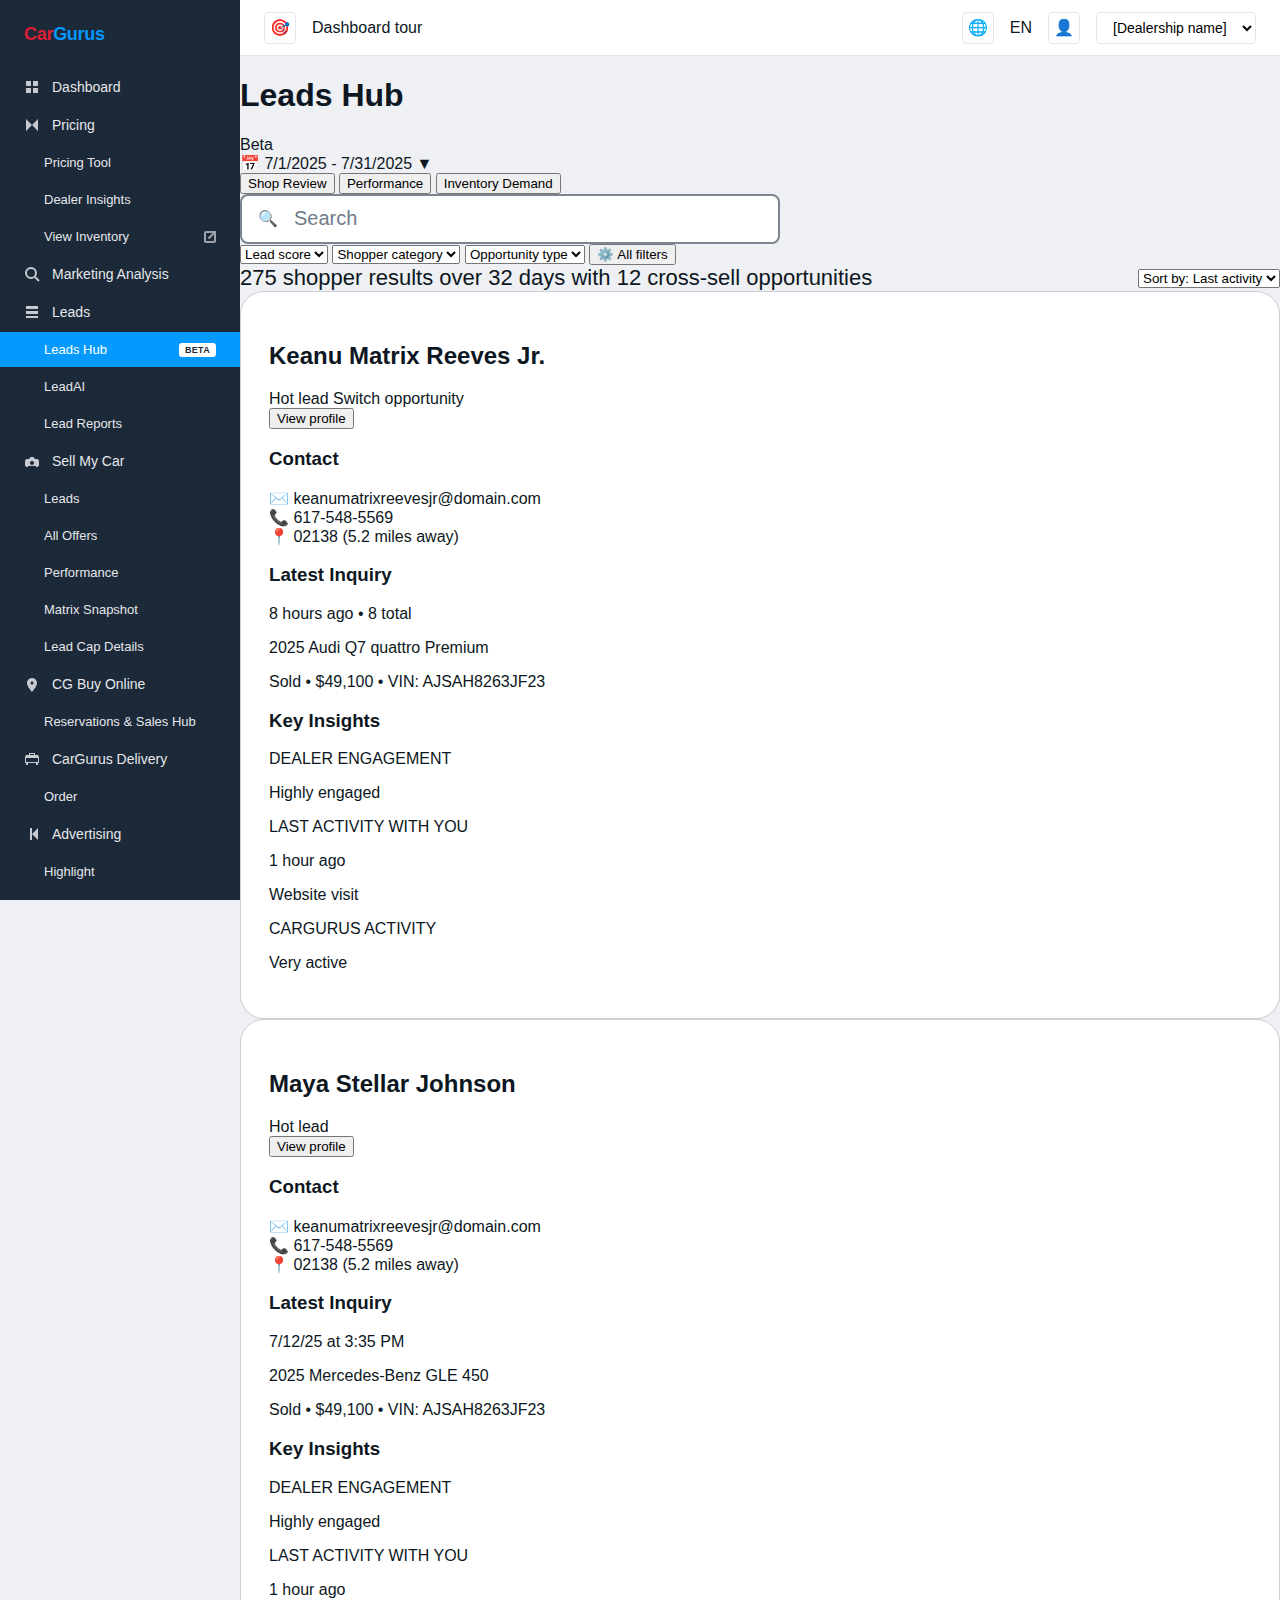
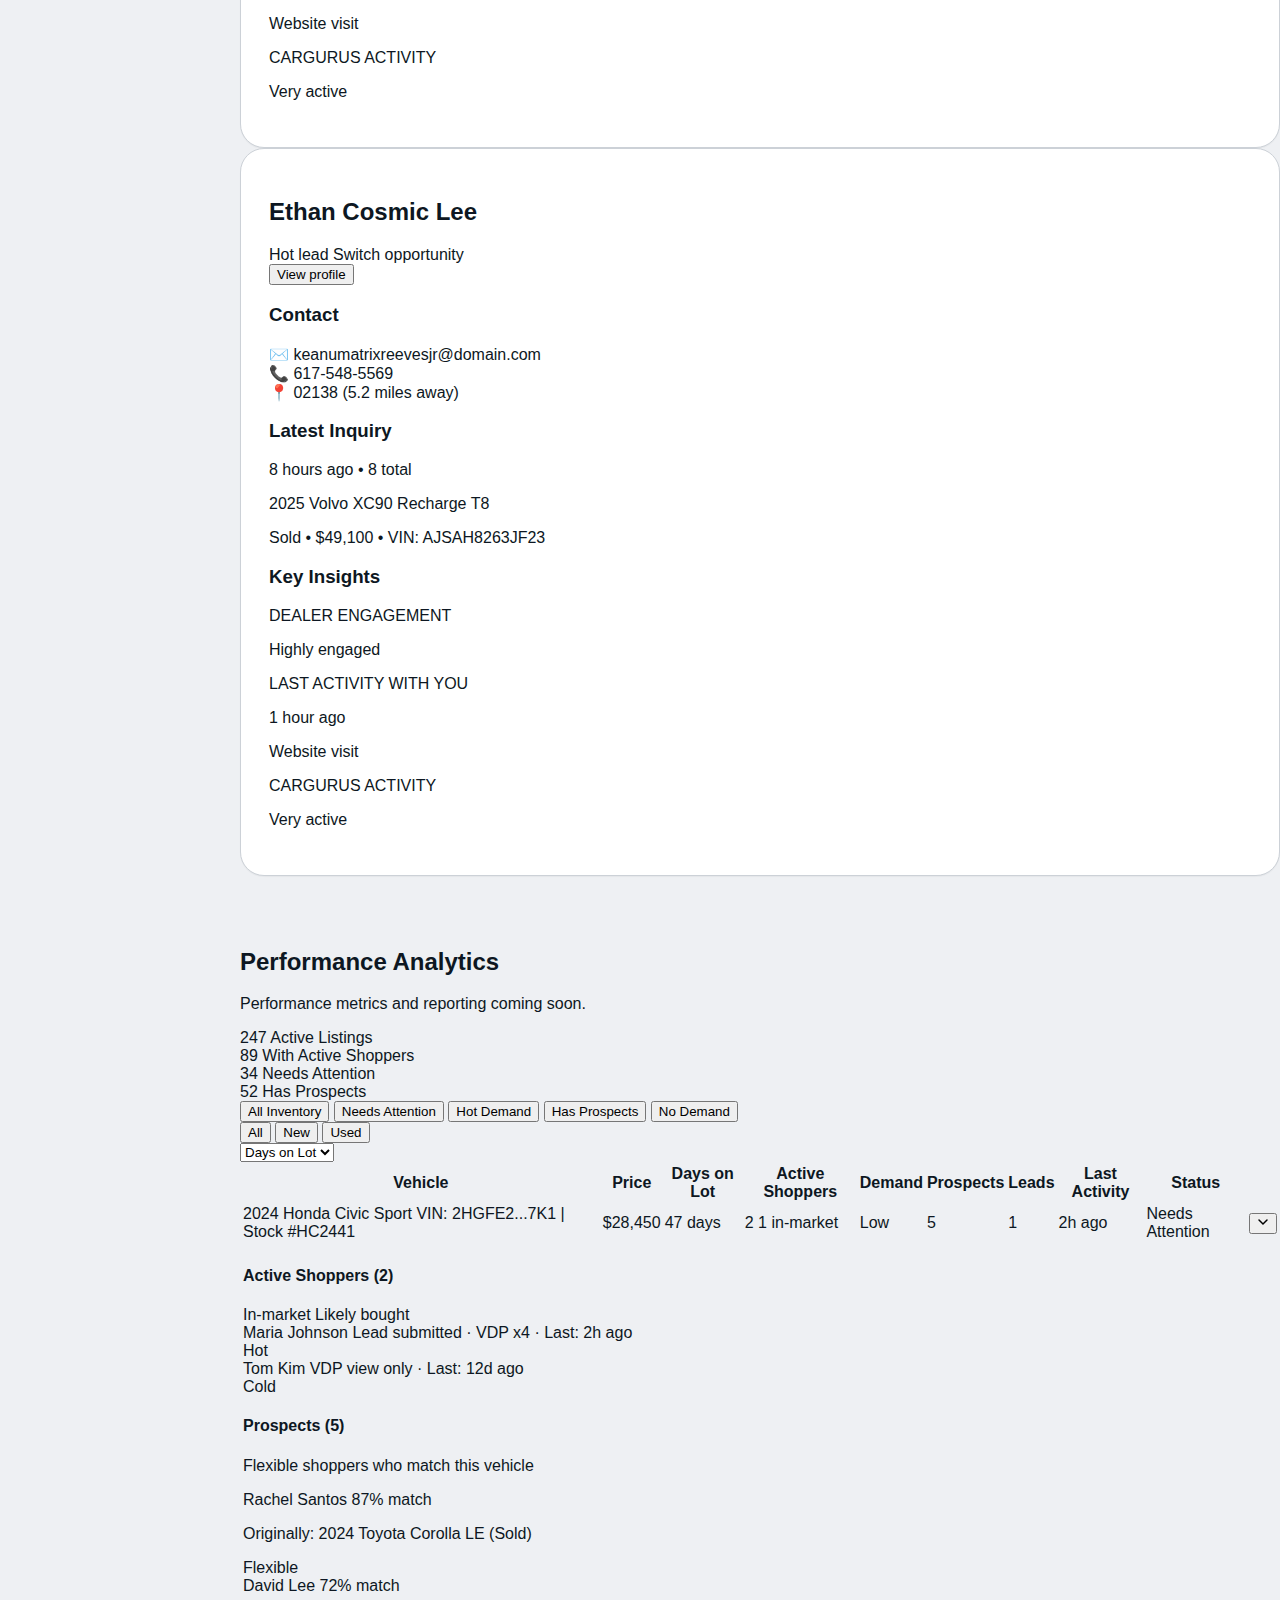
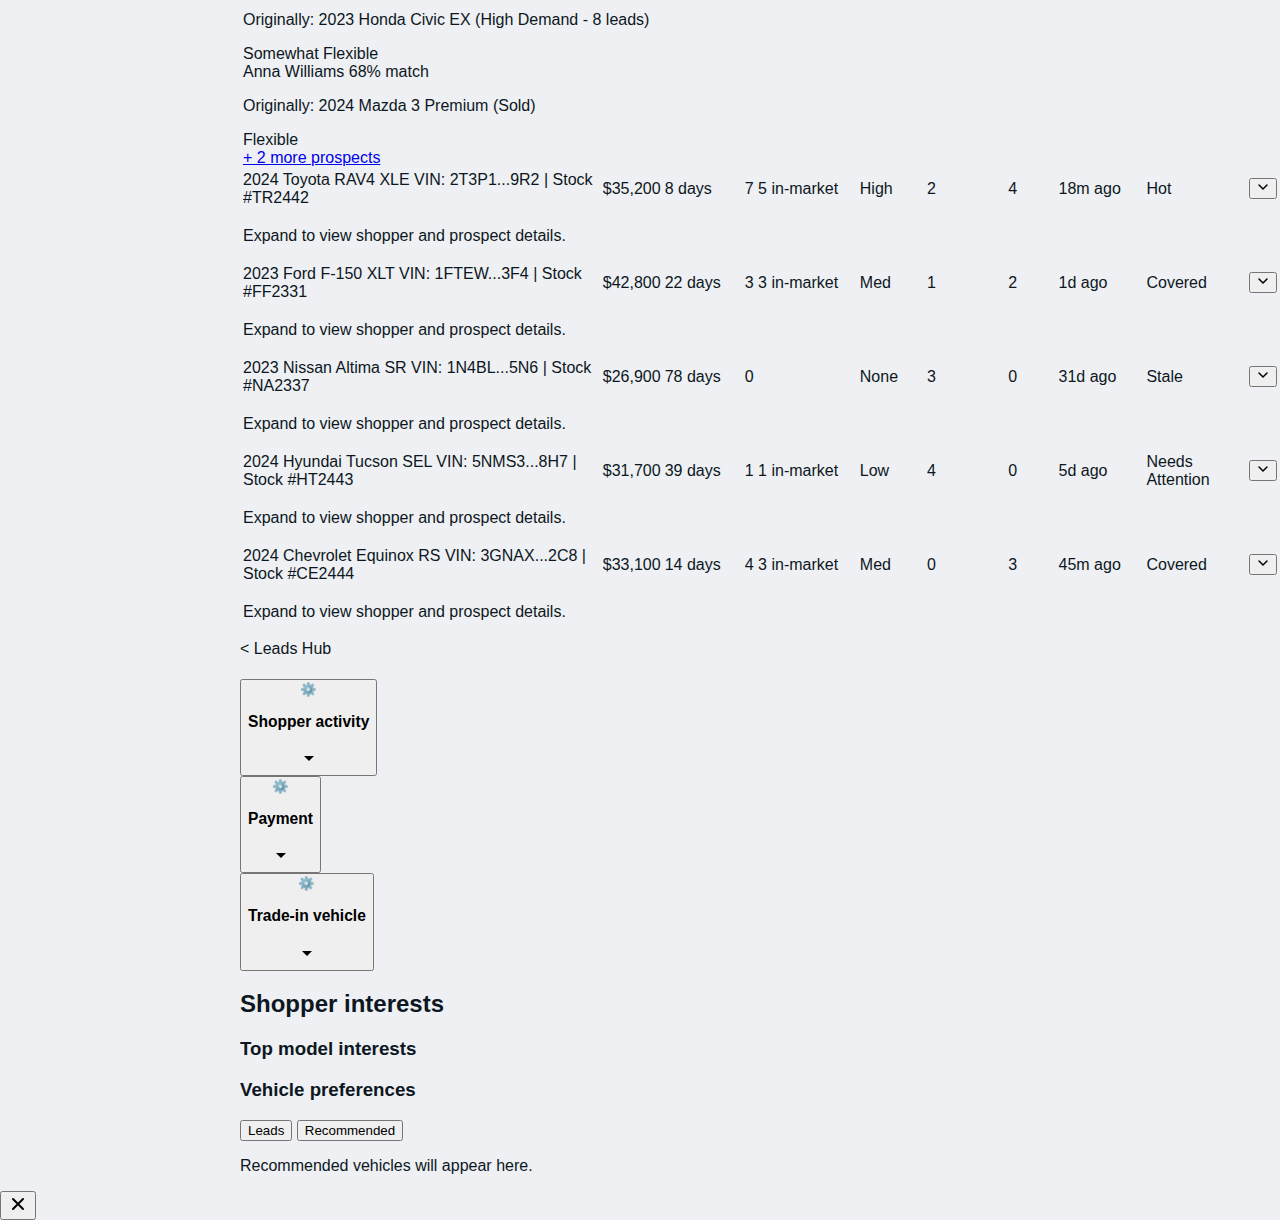
<file: index.html>
<!DOCTYPE html>
<html lang="en">
<head>
    <meta charset="UTF-8">
    <meta name="viewport" content="width=device-width, initial-scale=1.0">
    <meta http-equiv="refresh" content="0;url=leads-hub-figma.html?v=20260324-2">
    <title>CarGurus Leads Hub Prototype</title>
</head>
<body>
    <p>Redirecting to Leads Hub...</p>
    <p>If you are not redirected, <a href="leads-hub-figma.html?v=20260324-2">open the Leads Hub prototype</a>.</p>
    <p>You can also view <a href="settings.html">the settings prototype</a> or <a href="chat-tester.html">the chat tester</a>.</p>
</body>
</html>
</file>
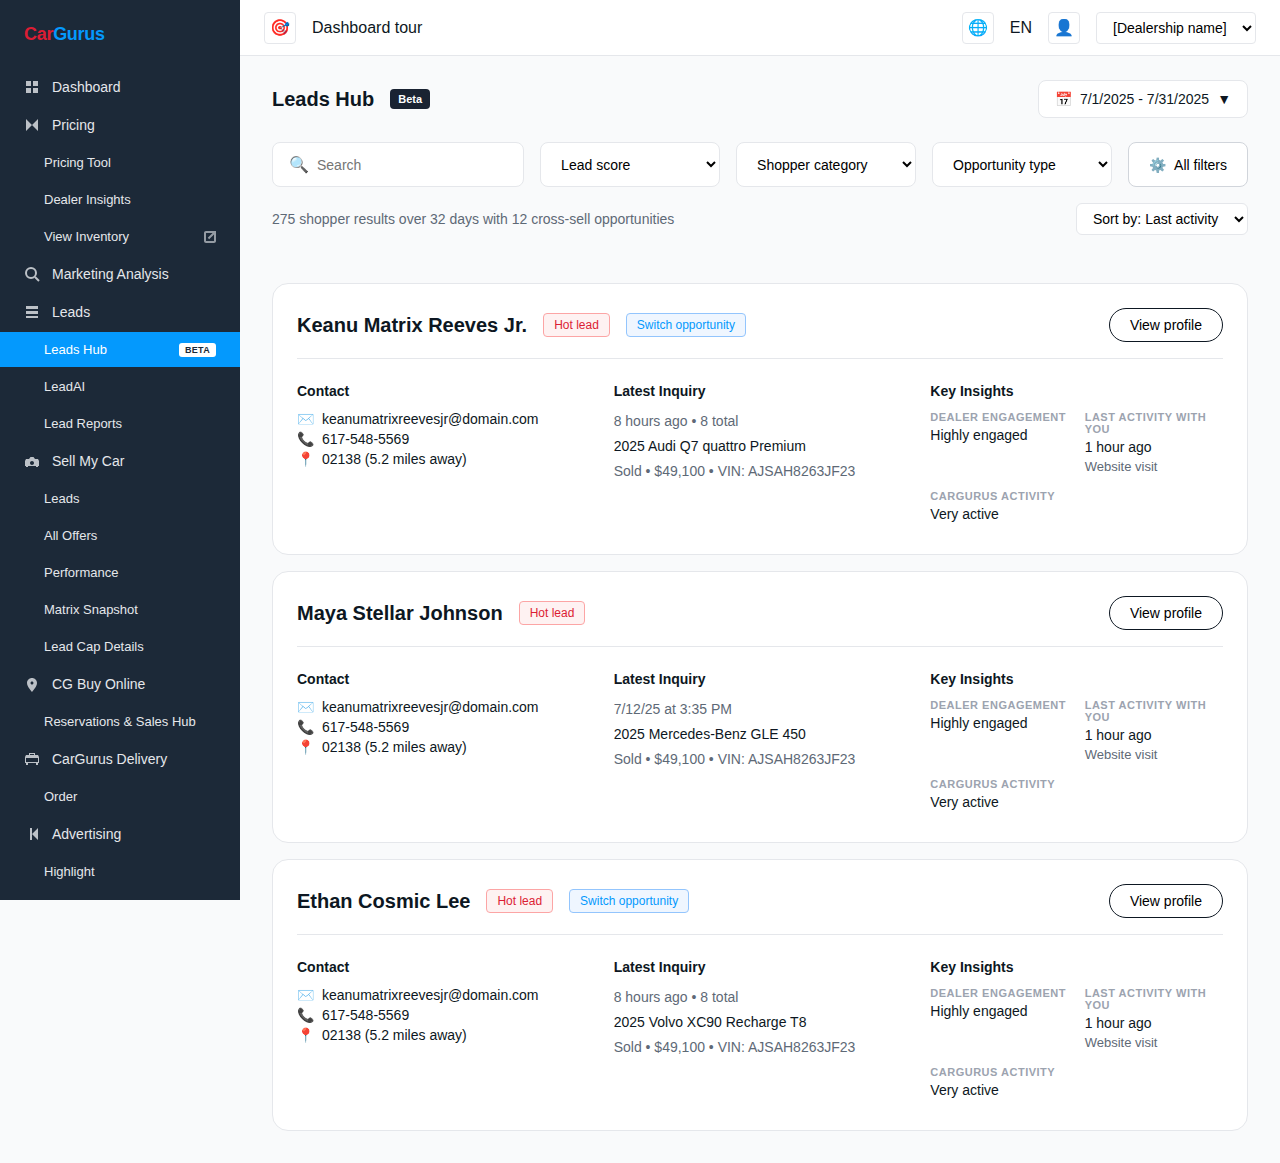
<file: deploy/index.html>
<!DOCTYPE html>
<html lang="en">
<head>
    <meta charset="UTF-8">
    <meta name="viewport" content="width=device-width, initial-scale=1.0">
    <meta http-equiv="refresh" content="0;url=leads-hub-figma.html">
    <title>CarGurus Dashboard</title>
</head>
<body>
    <p>Redirecting to Leads Hub...</p>
    <p>If you are not redirected, <a href="leads-hub-figma.html">click here</a>.</p>
</body>
</html>
</file>
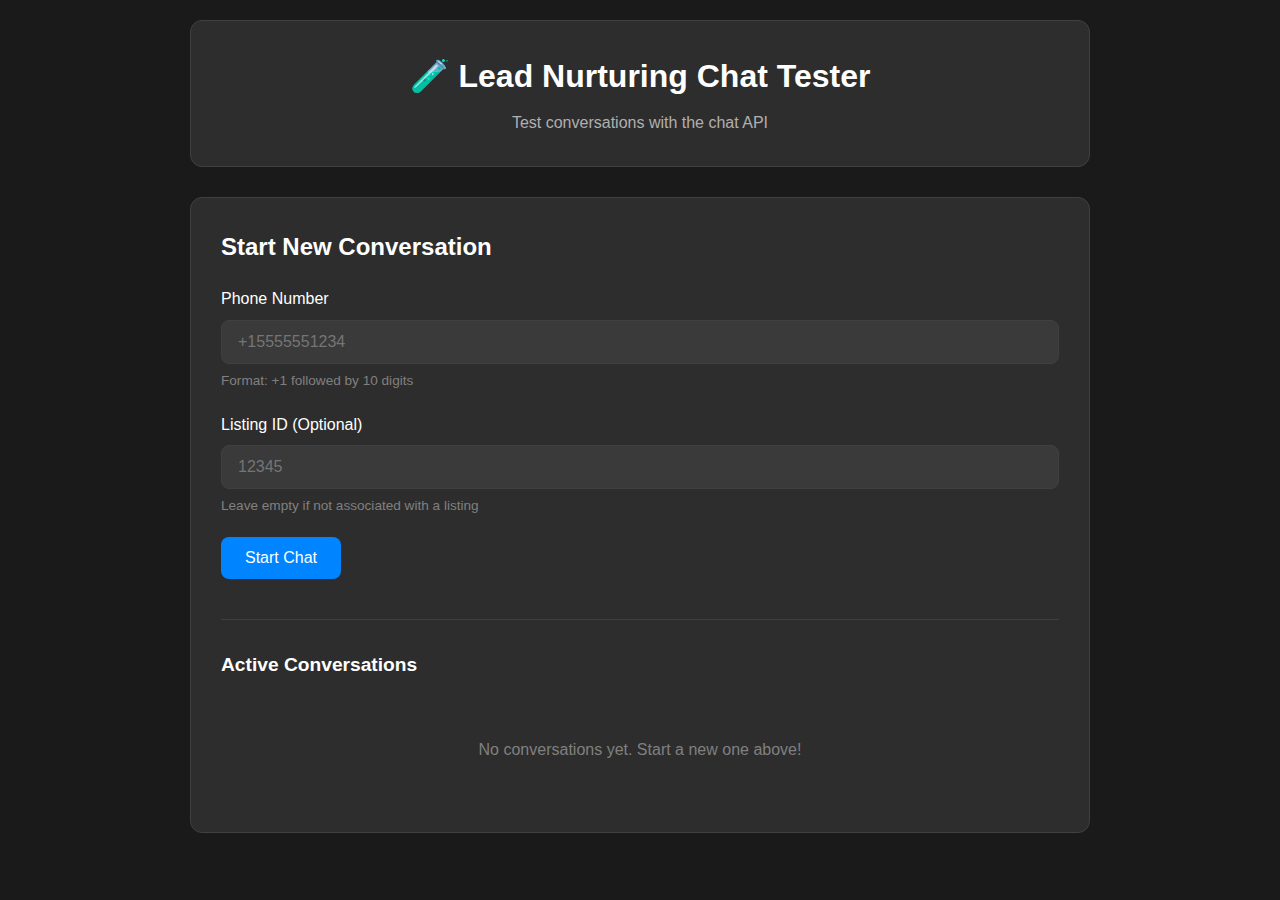
<file: chat-tester.html>
<!DOCTYPE html>
<html lang="en">
<head>
    <meta charset="UTF-8">
    <meta name="viewport" content="width=device-width, initial-scale=1.0">
    <title>Lead Nurturing Chat Tester</title>
    <link rel="stylesheet" href="chat-tester-styles.css">
</head>
<body>
    <div class="container">
        <header>
            <h1>🧪 Lead Nurturing Chat Tester</h1>
            <p class="subtitle">Test conversations with the chat API</p>
        </header>

        <!-- Start New Conversation Panel -->
        <div id="start-panel" class="panel">
            <h2>Start New Conversation</h2>
            <form id="new-conversation-form">
                <div class="form-group">
                    <label for="phone-number">Phone Number</label>
                    <input
                        type="tel"
                        id="phone-number"
                        placeholder="+15555551234"
                        required
                        pattern="\+\d{11,15}"
                        title="Format: +15555551234">
                    <small>Format: +1 followed by 10 digits</small>
                </div>

                <div class="form-group">
                    <label for="listing-id">Listing ID (Optional)</label>
                    <input
                        type="number"
                        id="listing-id"
                        placeholder="12345">
                    <small>Leave empty if not associated with a listing</small>
                </div>

                <button type="submit" class="btn btn-primary">Start Chat</button>
            </form>

            <!-- Active Conversations List -->
            <div id="conversations-list" class="conversations-list">
                <h3>Active Conversations</h3>
                <div id="conversations-container"></div>
            </div>
        </div>

        <!-- Chat Panel -->
        <div id="chat-panel" class="panel hidden">
            <div class="chat-header">
                <div class="chat-info">
                    <h2 id="chat-title">Chat Session</h2>
                    <div id="session-info" class="session-info"></div>
                </div>
                <button id="back-button" class="btn btn-secondary">← Back</button>
            </div>

            <div id="messages-container" class="messages-container"></div>

            <form id="message-form" class="message-form">
                <input
                    type="text"
                    id="message-input"
                    placeholder="Type your message..."
                    required>
                <button type="submit" class="btn btn-primary">Send</button>
            </form>
        </div>

        <!-- Loading Indicator -->
        <div id="loading" class="loading hidden">
            <div class="spinner"></div>
            <p>Sending message...</p>
        </div>
    </div>

    <script src="chat-tester-script.js"></script>
</body>
</html>
</file>
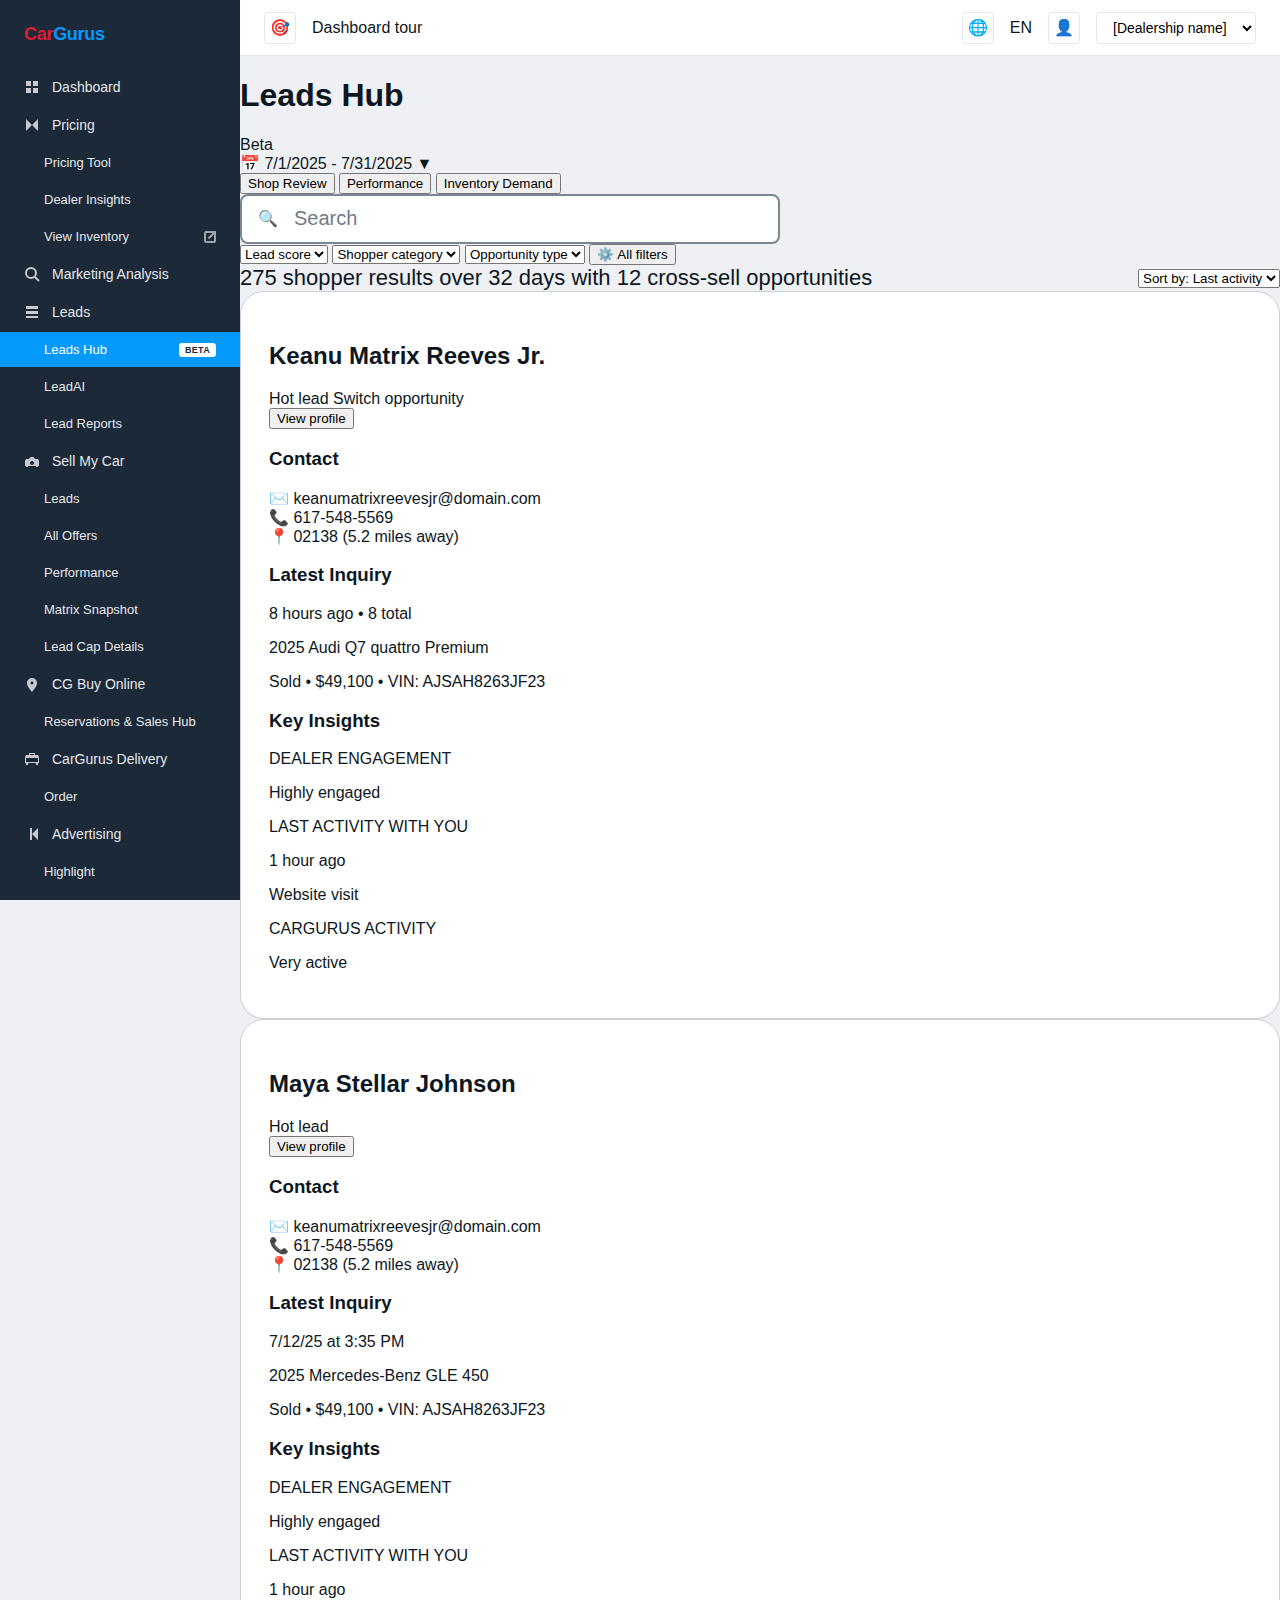
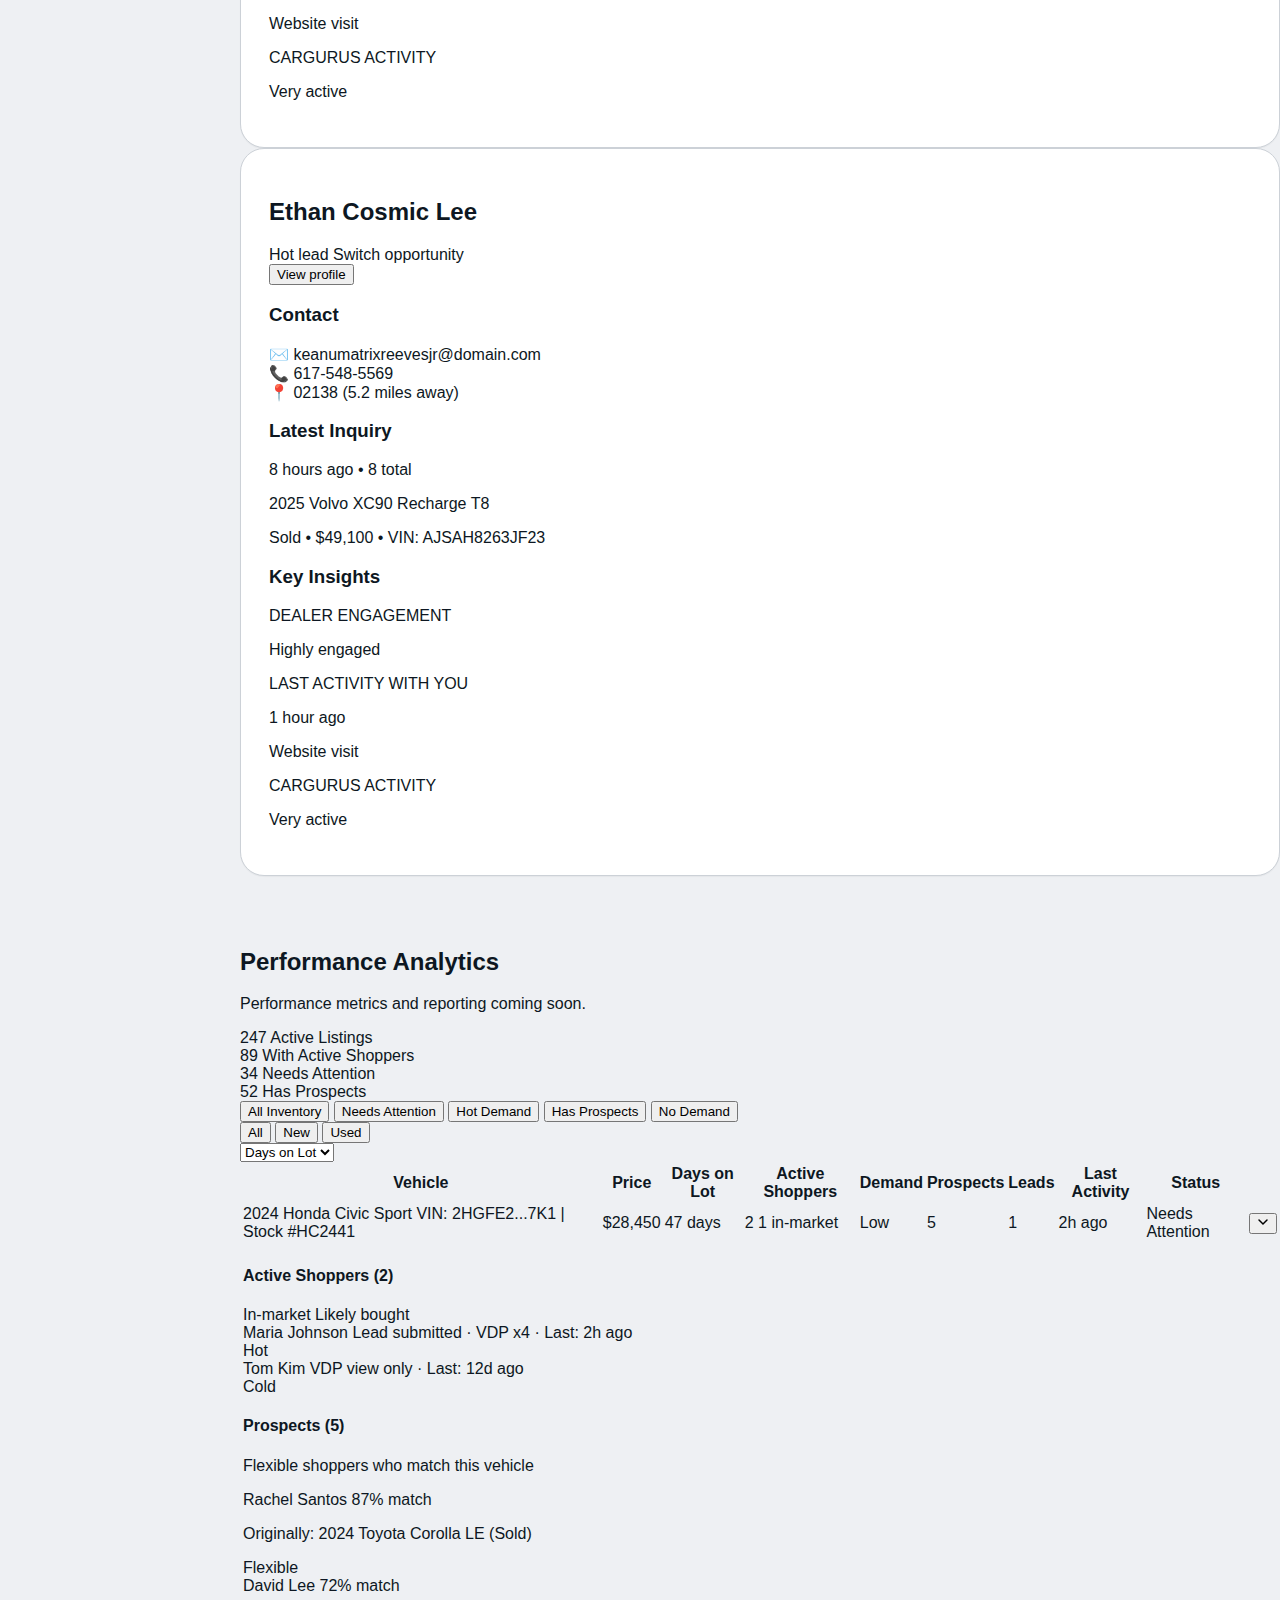
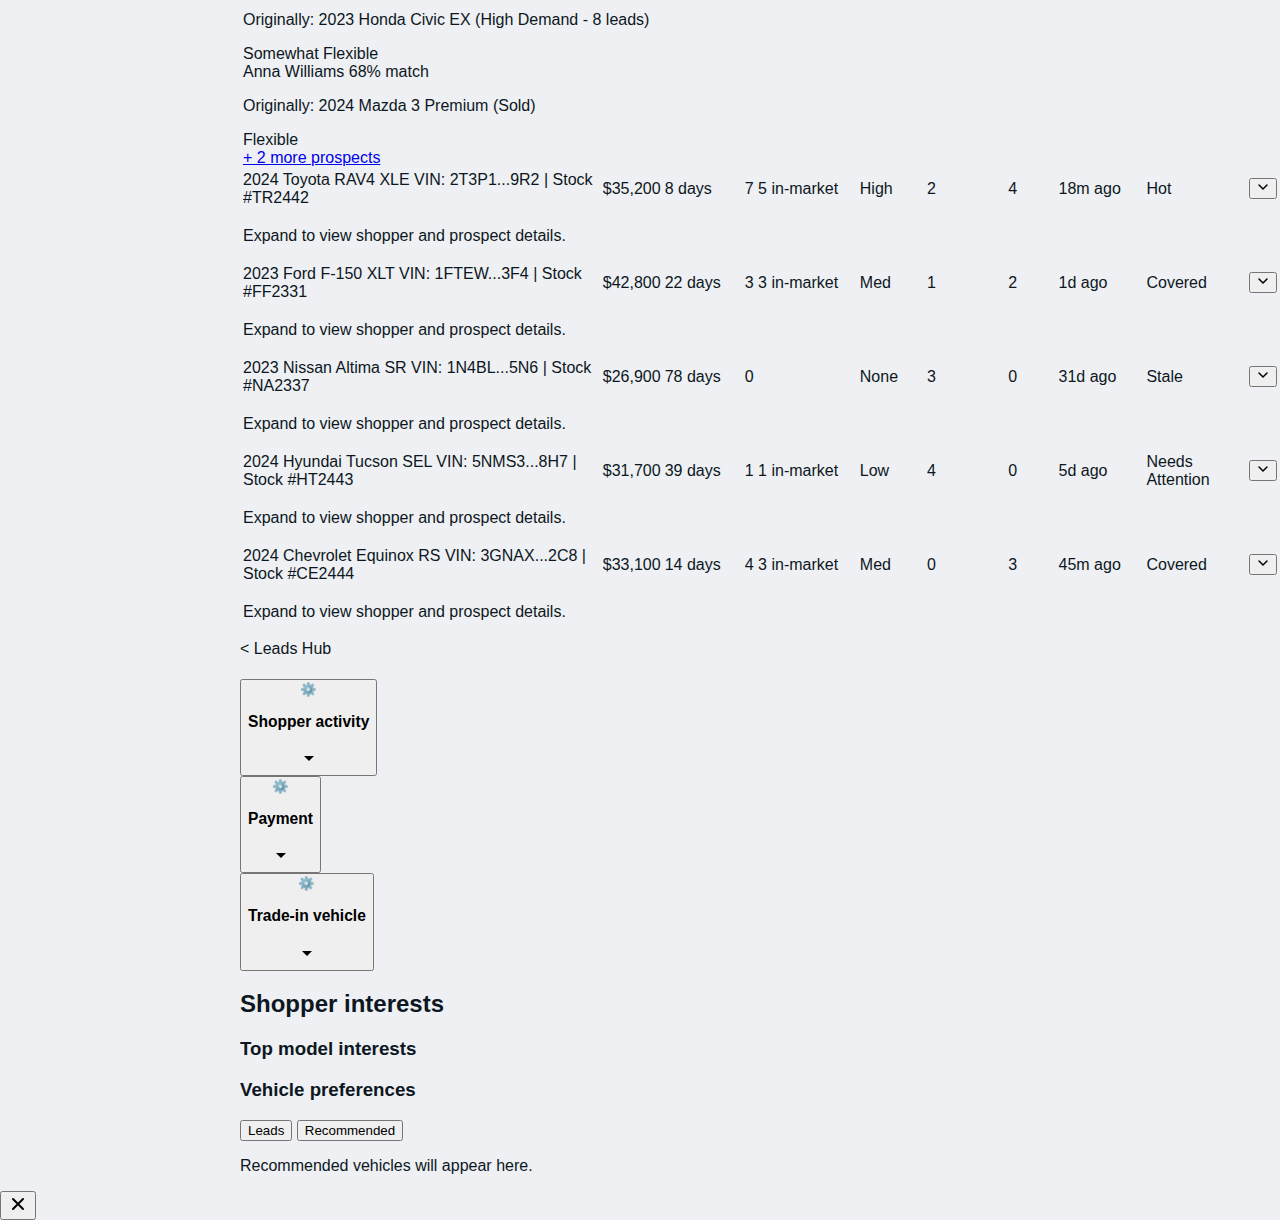
<file: leads-hub-figma.html>
<!DOCTYPE html>
<html lang="en">
<head>
    <meta charset="UTF-8">
    <meta name="viewport" content="width=device-width, initial-scale=1.0">
    <title>Leads Hub - CarGurus</title>
    <link rel="stylesheet" href="leads-hub-figma-styles.css">
</head>
<body>
    <!-- Sidebar -->
    <aside class="sidebar">
        <div class="sidebar-header">
            <div class="cargurus-logo">
                <span class="logo-car">Car</span><span class="logo-gurus">Gurus</span>
            </div>
        </div>

        <nav class="sidebar-nav">
            <!-- Dashboard -->
            <div class="nav-item">
                <svg class="nav-icon" width="16" height="16" viewBox="0 0 16 16" fill="currentColor">
                    <path d="M2 2h5v5H2V2zm0 7h5v5H2V9zm7-7h5v5H9V2zm0 7h5v5H9V9z"/>
                </svg>
                <span>Dashboard</span>
            </div>

            <!-- Pricing -->
            <div class="nav-item">
                <svg class="nav-icon" width="16" height="16" viewBox="0 0 16 16" fill="currentColor">
                    <path d="M2 2l6 6-6 6V2zm12 0v12l-6-6 6-6z"/>
                </svg>
                <span>Pricing</span>
            </div>
            <div class="nav-item nav-item-nested">
                <span>Pricing Tool</span>
            </div>
            <div class="nav-item nav-item-nested">
                <span>Dealer Insights</span>
            </div>
            <div class="nav-item nav-item-nested">
                <span>View Inventory</span>
                <svg class="external-icon" width="12" height="12" viewBox="0 0 12 12" fill="currentColor">
                    <path d="M10 10H2V2h4V0H2C.9 0 0 .9 0 2v8c0 1.1.9 2 2 2h8c1.1 0 2-.9 2-2V6h-2v4zM6 0v2h2.59L3.76 6.83l1.41 1.41L10 3.41V6h2V0H6z"/>
                </svg>
            </div>

            <!-- Marketing Analysis -->
            <div class="nav-item">
                <svg class="nav-icon" width="16" height="16" viewBox="0 0 16 16" fill="currentColor">
                    <circle cx="7" cy="7" r="5" stroke="currentColor" fill="none" stroke-width="2"/>
                    <path d="M11 11l4 4" stroke="currentColor" stroke-width="2"/>
                </svg>
                <span>Marketing Analysis</span>
            </div>

            <!-- Leads -->
            <div class="nav-item">
                <svg class="nav-icon" width="16" height="16" viewBox="0 0 16 16" fill="currentColor">
                    <path d="M2 2h12v3H2V2zm0 5h12v3H2V7zm0 5h12v2H2v-2z"/>
                </svg>
                <span>Leads</span>
            </div>
            <div class="nav-item nav-item-nested active">
                <span>Leads Hub</span>
                <span class="beta-tag">Beta</span>
            </div>
            <div class="nav-item nav-item-nested">
                <span>LeadAI</span>
            </div>
            <div class="nav-item nav-item-nested">
                <span>Lead Reports</span>
            </div>

            <!-- Sell My Car -->
            <div class="nav-item">
                <svg class="nav-icon" width="16" height="16" viewBox="0 0 16 16" fill="currentColor">
                    <path d="M14 6h-3l-1.5-2h-3L5 6H2L1 8v5h1v1h2v-1h8v1h2v-1h1V8l-1-2zm-6 6c-1.1 0-2-.9-2-2s.9-2 2-2 2 .9 2 2-.9 2-2 2z"/>
                </svg>
                <span>Sell My Car</span>
            </div>
            <div class="nav-item nav-item-nested">
                <span>Leads</span>
            </div>
            <div class="nav-item nav-item-nested">
                <span>All Offers</span>
            </div>
            <div class="nav-item nav-item-nested">
                <span>Performance</span>
            </div>
            <div class="nav-item nav-item-nested">
                <span>Matrix Snapshot</span>
            </div>
            <div class="nav-item nav-item-nested">
                <span>Lead Cap Details</span>
            </div>

            <!-- CG Buy Online -->
            <div class="nav-item">
                <svg class="nav-icon" width="16" height="16" viewBox="0 0 16 16" fill="currentColor">
                    <path d="M8 2C5.24 2 3 4.24 3 7c0 3.54 5 9 5 9s5-5.46 5-9c0-2.76-2.24-5-5-5zm0 6.5c-.83 0-1.5-.67-1.5-1.5S7.17 5.5 8 5.5s1.5.67 1.5 1.5S8.83 8.5 8 8.5z"/>
                </svg>
                <span>CG Buy Online</span>
            </div>
            <div class="nav-item nav-item-nested">
                <span>Reservations & Sales Hub</span>
            </div>

            <!-- CarGurus Delivery -->
            <div class="nav-item">
                <svg class="nav-icon" width="16" height="16" viewBox="0 0 16 16" fill="currentColor">
                    <path d="M14 4h-3V2H5v2H2L1 6v6h1v2h2v-2h8v2h2v-2h1V6l-1-2zM6 3h4v1H6V3zm8 8H2V7h12v4z"/>
                </svg>
                <span>CarGurus Delivery</span>
            </div>
            <div class="nav-item nav-item-nested">
                <span>Order</span>
            </div>

            <!-- Advertising -->
            <div class="nav-item">
                <svg class="nav-icon" width="16" height="16" viewBox="0 0 16 16" fill="currentColor">
                    <path d="M14 2l-6 6V2H6v12h2V8l6 6V2z"/>
                </svg>
                <span>Advertising</span>
            </div>
            <div class="nav-item nav-item-nested">
                <span>Highlight</span>
            </div>
            <div class="nav-item nav-item-nested">
                <span>RPM for Dealers</span>
            </div>

            <!-- Digital Deal -->
            <div class="nav-item">
                <svg class="nav-icon" width="16" height="16" viewBox="0 0 16 16" fill="currentColor">
                    <path d="M13 7h-2V5c0-1.1-.9-2-2-2H7c-1.1 0-2 .9-2 2v2H3c-1.1 0-2 .9-2 2v4c0 1.1.9 2 2 2h10c1.1 0 2-.9 2-2V9c0-1.1-.9-2-2-2zM7 5h2v2H7V5z"/>
                </svg>
                <span>Digital Deal</span>
            </div>

            <!-- Settings -->
            <div class="nav-item" onclick="navigateTo('settings.html')">
                <svg class="nav-icon" width="16" height="16" viewBox="0 0 16 16" fill="currentColor">
                    <path d="M14.5 8c0-.3 0-.6-.1-.9l2-1.6c.2-.1.2-.4.1-.6l-1.9-3.3c-.1-.2-.4-.3-.6-.2l-2.4.9c-.5-.4-1-.7-1.6-.9L9.6.8c0-.2-.3-.4-.5-.4h-3.8c-.2 0-.5.2-.5.4L4.4 3.4c-.6.2-1.1.5-1.6.9l-2.4-.9c-.2-.1-.5 0-.6.2L-2 6.9c-.1.2-.1.5.1.6l2 1.6c-.1.3-.1.6-.1.9s0 .6.1.9l-2 1.6c-.2.1-.2.4-.1.6l1.9 3.3c.1.2.4.3.6.2l2.4-.9c.5.4 1 .7 1.6.9l.4 2.6c0 .2.3.4.5.4h3.8c.2 0 .5-.2.5-.4l.4-2.6c.6-.2 1.1-.5 1.6-.9l2.4.9c.2.1.5 0 .6-.2l1.9-3.3c.1-.2.1-.5-.1-.6l-2-1.6c.1-.3.1-.6.1-.9zM7.5 10.5c-1.4 0-2.5-1.1-2.5-2.5s1.1-2.5 2.5-2.5 2.5 1.1 2.5 2.5-1.1 2.5-2.5 2.5z"/>
                </svg>
                <span>Settings</span>
            </div>
        </nav>
    </aside>

    <!-- Main Content -->
    <main class="main-content">
        <!-- App Bar -->
        <header class="app-bar">
            <div class="app-bar-left">
                <button class="icon-btn">🎯</button>
                <span>Dashboard tour</span>
            </div>
            <div class="app-bar-right">
                <button class="icon-btn">🌐</button>
                <span>EN</span>
                <button class="icon-btn">👤</button>
                <select class="dealership-select">
                    <option>[Dealership name]</option>
                </select>
            </div>
        </header>

        <!-- Page Header -->
        <div class="page-header">
            <div class="page-title-row">
                <h1>Leads Hub</h1>
                <span class="beta-badge">Beta</span>
                <div class="date-selector">
                    <span class="calendar-icon">📅</span>
                    <span>7/1/2025 - 7/31/2025</span>
                    <span class="dropdown-icon">▼</span>
                </div>
            </div>

            <!-- Tab Navigation -->
            <div class="tab-nav">
                <button class="tab-btn active" data-tab="shop-review">Shop Review</button>
                <button class="tab-btn" data-tab="performance">Performance</button>
                <button class="tab-btn" data-tab="inventory-demand">Inventory Demand</button>
            </div>
        </div>

        <!-- Tab: Shop Review -->
        <div class="tab-content active" id="tab-shop-review">
            <div class="page-header-filters">
                <!-- Search and Filters -->
                <div class="search-filters-row">
                    <div class="search-box">
                        <span class="search-icon">🔍</span>
                        <input type="text" placeholder="Search" />
                    </div>

                    <div class="filter-group">
                        <select class="filter-dropdown">
                            <option>Lead score</option>
                            <option>All</option>
                        </select>

                        <select class="filter-dropdown">
                            <option>Shopper category</option>
                            <option>All</option>
                        </select>

                        <select class="filter-dropdown">
                            <option>Opportunity type</option>
                            <option>All shoppers</option>
                        </select>

                        <button class="all-filters-btn">
                            <span class="filter-icon">⚙️</span>
                            All filters
                        </button>
                    </div>
                </div>

                <!-- Results Summary -->
                <div class="results-row">
                    <p class="results-text">275 shopper results over 32 days with 12 cross-sell opportunities</p>
                    <select class="sort-dropdown">
                        <option>Sort by: Last activity</option>
                    </select>
                </div>
            </div>

            <!-- Shopper Cards -->
            <div class="shopper-cards-container">
            <!-- Card 1 -->
            <article class="shopper-card">
                <div class="card-header">
                    <div class="card-header-left">
                        <h2 class="shopper-name">Keanu Matrix Reeves Jr.</h2>
                        <span class="tag tag-hot">Hot lead</span>
                        <span class="tag tag-switch">Switch opportunity</span>
                    </div>
                    <button class="view-profile-btn">View profile</button>
                </div>

                <div class="card-content">
                    <div class="card-section">
                        <h3 class="section-title">Contact</h3>
                        <div class="contact-info">
                            <div class="info-item">
                                <span class="icon">✉️</span>
                                <span>keanumatrixreevesjr@domain.com</span>
                            </div>
                            <div class="info-item">
                                <span class="icon">📞</span>
                                <span>617-548-5569</span>
                            </div>
                            <div class="info-item">
                                <span class="icon">📍</span>
                                <span>02138 (5.2 miles away)</span>
                            </div>
                        </div>
                    </div>

                    <div class="card-section">
                        <h3 class="section-title">Latest Inquiry</h3>
                        <div class="inquiry-info">
                            <p class="inquiry-time">8 hours ago • 8 total</p>
                            <p class="inquiry-vehicle">2025 Audi Q7 quattro Premium</p>
                            <p class="inquiry-details">Sold • $49,100 • VIN: AJSAH8263JF23</p>
                        </div>
                    </div>

                    <div class="card-section">
                        <h3 class="section-title">Key Insights</h3>
                        <div class="insights-grid">
                            <div class="insight-item">
                                <span class="insight-label">DEALER ENGAGEMENT</span>
                                <p class="insight-value">Highly engaged</p>
                            </div>
                            <div class="insight-item">
                                <span class="insight-label">LAST ACTIVITY WITH YOU</span>
                                <p class="insight-value">1 hour ago</p>
                                <p class="insight-detail">Website visit</p>
                            </div>
                        </div>
                        <div class="insights-grid">
                            <div class="insight-item">
                                <span class="insight-label">CARGURUS ACTIVITY</span>
                                <p class="insight-value">Very active</p>
                            </div>
                        </div>
                    </div>
                </div>
            </article>

            <!-- Card 2 -->
            <article class="shopper-card">
                <div class="card-header">
                    <div class="card-header-left">
                        <h2 class="shopper-name">Maya Stellar Johnson</h2>
                        <span class="tag tag-hot">Hot lead</span>
                    </div>
                    <button class="view-profile-btn">View profile</button>
                </div>

                <div class="card-content">
                    <div class="card-section">
                        <h3 class="section-title">Contact</h3>
                        <div class="contact-info">
                            <div class="info-item">
                                <span class="icon">✉️</span>
                                <span>keanumatrixreevesjr@domain.com</span>
                            </div>
                            <div class="info-item">
                                <span class="icon">📞</span>
                                <span>617-548-5569</span>
                            </div>
                            <div class="info-item">
                                <span class="icon">📍</span>
                                <span>02138 (5.2 miles away)</span>
                            </div>
                        </div>
                    </div>

                    <div class="card-section">
                        <h3 class="section-title">Latest Inquiry</h3>
                        <div class="inquiry-info">
                            <p class="inquiry-time">7/12/25 at 3:35 PM</p>
                            <p class="inquiry-vehicle">2025 Mercedes-Benz GLE 450</p>
                            <p class="inquiry-details">Sold • $49,100 • VIN: AJSAH8263JF23</p>
                        </div>
                    </div>

                    <div class="card-section">
                        <h3 class="section-title">Key Insights</h3>
                        <div class="insights-grid">
                            <div class="insight-item">
                                <span class="insight-label">DEALER ENGAGEMENT</span>
                                <p class="insight-value">Highly engaged</p>
                            </div>
                            <div class="insight-item">
                                <span class="insight-label">LAST ACTIVITY WITH YOU</span>
                                <p class="insight-value">1 hour ago</p>
                                <p class="insight-detail">Website visit</p>
                            </div>
                        </div>
                        <div class="insights-grid">
                            <div class="insight-item">
                                <span class="insight-label">CARGURUS ACTIVITY</span>
                                <p class="insight-value">Very active</p>
                            </div>
                        </div>
                    </div>
                </div>
            </article>

            <!-- Card 3 -->
            <article class="shopper-card">
                <div class="card-header">
                    <div class="card-header-left">
                        <h2 class="shopper-name">Ethan Cosmic Lee</h2>
                        <span class="tag tag-hot">Hot lead</span>
                        <span class="tag tag-switch">Switch opportunity</span>
                    </div>
                    <button class="view-profile-btn">View profile</button>
                </div>

                <div class="card-content">
                    <div class="card-section">
                        <h3 class="section-title">Contact</h3>
                        <div class="contact-info">
                            <div class="info-item">
                                <span class="icon">✉️</span>
                                <span>keanumatrixreevesjr@domain.com</span>
                            </div>
                            <div class="info-item">
                                <span class="icon">📞</span>
                                <span>617-548-5569</span>
                            </div>
                            <div class="info-item">
                                <span class="icon">📍</span>
                                <span>02138 (5.2 miles away)</span>
                            </div>
                        </div>
                    </div>

                    <div class="card-section">
                        <h3 class="section-title">Latest Inquiry</h3>
                        <div class="inquiry-info">
                            <p class="inquiry-time">8 hours ago • 8 total</p>
                            <p class="inquiry-vehicle">2025 Volvo XC90 Recharge T8</p>
                            <p class="inquiry-details">Sold • $49,100 • VIN: AJSAH8263JF23</p>
                        </div>
                    </div>

                    <div class="card-section">
                        <h3 class="section-title">Key Insights</h3>
                        <div class="insights-grid">
                            <div class="insight-item">
                                <span class="insight-label">DEALER ENGAGEMENT</span>
                                <p class="insight-value">Highly engaged</p>
                            </div>
                            <div class="insight-item">
                                <span class="insight-label">LAST ACTIVITY WITH YOU</span>
                                <p class="insight-value">1 hour ago</p>
                                <p class="insight-detail">Website visit</p>
                            </div>
                        </div>
                        <div class="insights-grid">
                            <div class="insight-item">
                                <span class="insight-label">CARGURUS ACTIVITY</span>
                                <p class="insight-value">Very active</p>
                            </div>
                        </div>
                    </div>
                </div>
            </article>
        </div>
        </div>

        <!-- Tab: Performance -->
        <div class="tab-content" id="tab-performance">
            <div class="performance-placeholder">
                <div class="placeholder-icon">
                    <svg width="48" height="48" viewBox="0 0 48 48" fill="none">
                        <rect x="4" y="24" width="8" height="20" rx="2" fill="var(--cg-blue)" opacity="0.3"/>
                        <rect x="16" y="16" width="8" height="28" rx="2" fill="var(--cg-blue)" opacity="0.5"/>
                        <rect x="28" y="8" width="8" height="36" rx="2" fill="var(--cg-blue)" opacity="0.7"/>
                        <rect x="40" y="4" width="8" height="40" rx="2" fill="var(--cg-blue)"/>
                    </svg>
                </div>
                <h2>Performance Analytics</h2>
                <p>Performance metrics and reporting coming soon.</p>
            </div>
        </div>

        <!-- Tab: Inventory Demand -->
        <div class="tab-content" id="tab-inventory-demand">
            <!-- Summary Chips -->
            <div class="inv-summary-chips">
                <div class="inv-chip">
                    <span class="inv-chip-count">247</span>
                    <span class="inv-chip-label">Active Listings</span>
                </div>
                <div class="inv-chip">
                    <span class="inv-chip-count inv-chip-count--blue">89</span>
                    <span class="inv-chip-label">With Active Shoppers</span>
                </div>
                <div class="inv-chip">
                    <span class="inv-chip-count inv-chip-count--orange">34</span>
                    <span class="inv-chip-label">Needs Attention</span>
                </div>
                <div class="inv-chip">
                    <span class="inv-chip-count inv-chip-count--purple">52</span>
                    <span class="inv-chip-label">Has Prospects</span>
                </div>
            </div>

            <!-- Filter Pills -->
            <div class="inv-filters">
                <div class="inv-filter-pills">
                    <button class="inv-pill active">All Inventory</button>
                    <button class="inv-pill">Needs Attention</button>
                    <button class="inv-pill">Hot Demand</button>
                    <button class="inv-pill">Has Prospects</button>
                    <button class="inv-pill">No Demand</button>
                </div>
                <div class="inv-filter-controls">
                    <div class="inv-toggle-group">
                        <button class="inv-toggle active">All</button>
                        <button class="inv-toggle">New</button>
                        <button class="inv-toggle">Used</button>
                    </div>
                    <select class="inv-dropdown">
                        <option>Days on Lot</option>
                        <option>0-30 days</option>
                        <option>30-60 days</option>
                        <option>60+ days</option>
                    </select>
                </div>
            </div>

            <!-- Data Table -->
            <div class="inv-table-wrap">
                <table class="inv-table">
                    <thead>
                        <tr>
                            <th class="inv-th-vehicle">Vehicle</th>
                            <th>Price</th>
                            <th>Days on Lot</th>
                            <th>Active Shoppers</th>
                            <th>Demand</th>
                            <th>Prospects</th>
                            <th>Leads</th>
                            <th>Last Activity</th>
                            <th>Status</th>
                            <th class="inv-th-expand"></th>
                        </tr>
                    </thead>
                    <tbody>
                        <!-- Row 1 - Expanded -->
                        <tr class="inv-row inv-row--expanded" data-row="1">
                            <td class="inv-td-vehicle">
                                <div class="inv-vehicle-cell">
                                    <div class="inv-vehicle-img"></div>
                                    <div class="inv-vehicle-info">
                                        <span class="inv-vehicle-name">2024 Honda Civic Sport</span>
                                        <span class="inv-vehicle-meta">VIN: 2HGFE2...7K1 | Stock #HC2441</span>
                                    </div>
                                </div>
                            </td>
                            <td class="inv-td-price">$28,450</td>
                            <td><span class="inv-days-badge inv-days--orange">47 days</span></td>
                            <td>
                                <span class="inv-shoppers-count">2</span>
                                <span class="inv-shoppers-sub">1 in-market</span>
                            </td>
                            <td>
                                <div class="inv-demand-cell">
                                    <div class="inv-demand-bar"><div class="inv-demand-fill inv-demand--low"></div></div>
                                    <span class="inv-demand-label">Low</span>
                                </div>
                            </td>
                            <td><span class="inv-prospect-count">5</span></td>
                            <td><span class="inv-lead-count">1</span></td>
                            <td class="inv-td-activity">2h ago</td>
                            <td><span class="inv-status inv-status--attention">Needs Attention</span></td>
                            <td class="inv-td-expand"><button class="inv-expand-btn inv-expand-btn--open" data-target="1"><svg width="12" height="12" viewBox="0 0 12 12"><path d="M2 4l4 4 4-4" stroke="currentColor" stroke-width="1.5" fill="none" stroke-linecap="round"/></svg></button></td>
                        </tr>
                        <tr class="inv-detail-row" id="inv-detail-1">
                            <td colspan="10">
                                <div class="inv-detail-content">
                                    <div class="inv-detail-col">
                                        <h4 class="inv-detail-heading">Active Shoppers (2)</h4>
                                        <div class="inv-detail-legend">
                                            <span class="inv-legend-item"><span class="inv-dot inv-dot--green"></span> In-market</span>
                                            <span class="inv-legend-item"><span class="inv-dot inv-dot--gray"></span> Likely bought</span>
                                        </div>
                                        <div class="inv-shopper-card">
                                            <div class="inv-shopper-row">
                                                <span class="inv-dot inv-dot--green"></span>
                                                <div class="inv-shopper-info">
                                                    <span class="inv-shopper-name">Maria Johnson</span>
                                                    <span class="inv-shopper-detail">Lead submitted &middot; VDP x4 &middot; Last: 2h ago</span>
                                                </div>
                                                <span class="inv-status inv-status--hot">Hot</span>
                                            </div>
                                        </div>
                                        <div class="inv-shopper-card">
                                            <div class="inv-shopper-row">
                                                <span class="inv-dot inv-dot--gray"></span>
                                                <div class="inv-shopper-info">
                                                    <span class="inv-shopper-name">Tom Kim</span>
                                                    <span class="inv-shopper-detail">VDP view only &middot; Last: 12d ago</span>
                                                </div>
                                                <span class="inv-status inv-status--cold">Cold</span>
                                            </div>
                                        </div>
                                    </div>
                                    <div class="inv-detail-col">
                                        <h4 class="inv-detail-heading">Prospects (5)</h4>
                                        <p class="inv-detail-sub">Flexible shoppers who match this vehicle</p>
                                        <div class="inv-prospect-card">
                                            <div class="inv-prospect-header">
                                                <span class="inv-prospect-name">Rachel Santos</span>
                                                <span class="inv-match-badge">87% match</span>
                                            </div>
                                            <p class="inv-prospect-origin">Originally: 2024 Toyota Corolla LE (Sold)</p>
                                            <span class="inv-flex-badge inv-flex--high">Flexible</span>
                                        </div>
                                        <div class="inv-prospect-card">
                                            <div class="inv-prospect-header">
                                                <span class="inv-prospect-name">David Lee</span>
                                                <span class="inv-match-badge">72% match</span>
                                            </div>
                                            <p class="inv-prospect-origin">Originally: 2023 Honda Civic EX (High Demand - 8 leads)</p>
                                            <span class="inv-flex-badge inv-flex--med">Somewhat Flexible</span>
                                        </div>
                                        <div class="inv-prospect-card">
                                            <div class="inv-prospect-header">
                                                <span class="inv-prospect-name">Anna Williams</span>
                                                <span class="inv-match-badge">68% match</span>
                                            </div>
                                            <p class="inv-prospect-origin">Originally: 2024 Mazda 3 Premium (Sold)</p>
                                            <span class="inv-flex-badge inv-flex--high">Flexible</span>
                                        </div>
                                        <a href="#" class="inv-more-link">+ 2 more prospects</a>
                                    </div>
                                </div>
                            </td>
                        </tr>

                        <!-- Row 2 -->
                        <tr class="inv-row" data-row="2">
                            <td class="inv-td-vehicle">
                                <div class="inv-vehicle-cell">
                                    <div class="inv-vehicle-img"></div>
                                    <div class="inv-vehicle-info">
                                        <span class="inv-vehicle-name">2024 Toyota RAV4 XLE</span>
                                        <span class="inv-vehicle-meta">VIN: 2T3P1...9R2 | Stock #TR2442</span>
                                    </div>
                                </div>
                            </td>
                            <td class="inv-td-price">$35,200</td>
                            <td><span class="inv-days-badge inv-days--green">8 days</span></td>
                            <td>
                                <span class="inv-shoppers-count">7</span>
                                <span class="inv-shoppers-sub">5 in-market</span>
                            </td>
                            <td>
                                <div class="inv-demand-cell">
                                    <div class="inv-demand-bar"><div class="inv-demand-fill inv-demand--high"></div></div>
                                    <span class="inv-demand-label">High</span>
                                </div>
                            </td>
                            <td><span class="inv-prospect-count">2</span></td>
                            <td><span class="inv-lead-count">4</span></td>
                            <td class="inv-td-activity">18m ago</td>
                            <td><span class="inv-status inv-status--hot">Hot</span></td>
                            <td class="inv-td-expand"><button class="inv-expand-btn" data-target="2"><svg width="12" height="12" viewBox="0 0 12 12"><path d="M2 4l4 4 4-4" stroke="currentColor" stroke-width="1.5" fill="none" stroke-linecap="round"/></svg></button></td>
                        </tr>
                        <tr class="inv-detail-row inv-detail-row--hidden" id="inv-detail-2">
                            <td colspan="10"><div class="inv-detail-content"><p class="inv-detail-placeholder">Expand to view shopper and prospect details.</p></div></td>
                        </tr>

                        <!-- Row 3 -->
                        <tr class="inv-row" data-row="3">
                            <td class="inv-td-vehicle">
                                <div class="inv-vehicle-cell">
                                    <div class="inv-vehicle-img"></div>
                                    <div class="inv-vehicle-info">
                                        <span class="inv-vehicle-name">2023 Ford F-150 XLT</span>
                                        <span class="inv-vehicle-meta">VIN: 1FTEW...3F4 | Stock #FF2331</span>
                                    </div>
                                </div>
                            </td>
                            <td class="inv-td-price">$42,800</td>
                            <td><span class="inv-days-badge inv-days--green">22 days</span></td>
                            <td>
                                <span class="inv-shoppers-count">3</span>
                                <span class="inv-shoppers-sub">3 in-market</span>
                            </td>
                            <td>
                                <div class="inv-demand-cell">
                                    <div class="inv-demand-bar"><div class="inv-demand-fill inv-demand--med"></div></div>
                                    <span class="inv-demand-label">Med</span>
                                </div>
                            </td>
                            <td><span class="inv-prospect-count">1</span></td>
                            <td><span class="inv-lead-count">2</span></td>
                            <td class="inv-td-activity">1d ago</td>
                            <td><span class="inv-status inv-status--covered">Covered</span></td>
                            <td class="inv-td-expand"><button class="inv-expand-btn" data-target="3"><svg width="12" height="12" viewBox="0 0 12 12"><path d="M2 4l4 4 4-4" stroke="currentColor" stroke-width="1.5" fill="none" stroke-linecap="round"/></svg></button></td>
                        </tr>
                        <tr class="inv-detail-row inv-detail-row--hidden" id="inv-detail-3">
                            <td colspan="10"><div class="inv-detail-content"><p class="inv-detail-placeholder">Expand to view shopper and prospect details.</p></div></td>
                        </tr>

                        <!-- Row 4 -->
                        <tr class="inv-row" data-row="4">
                            <td class="inv-td-vehicle">
                                <div class="inv-vehicle-cell">
                                    <div class="inv-vehicle-img"></div>
                                    <div class="inv-vehicle-info">
                                        <span class="inv-vehicle-name">2023 Nissan Altima SR</span>
                                        <span class="inv-vehicle-meta">VIN: 1N4BL...5N6 | Stock #NA2337</span>
                                    </div>
                                </div>
                            </td>
                            <td class="inv-td-price">$26,900</td>
                            <td><span class="inv-days-badge inv-days--red">78 days</span></td>
                            <td>
                                <span class="inv-shoppers-count inv-shoppers-count--zero">0</span>
                            </td>
                            <td>
                                <div class="inv-demand-cell">
                                    <div class="inv-demand-bar"><div class="inv-demand-fill inv-demand--none"></div></div>
                                    <span class="inv-demand-label inv-demand-label--none">None</span>
                                </div>
                            </td>
                            <td><span class="inv-prospect-count">3</span></td>
                            <td><span class="inv-lead-count inv-lead-count--zero">0</span></td>
                            <td class="inv-td-activity inv-td-activity--stale">31d ago</td>
                            <td><span class="inv-status inv-status--stale">Stale</span></td>
                            <td class="inv-td-expand"><button class="inv-expand-btn" data-target="4"><svg width="12" height="12" viewBox="0 0 12 12"><path d="M2 4l4 4 4-4" stroke="currentColor" stroke-width="1.5" fill="none" stroke-linecap="round"/></svg></button></td>
                        </tr>
                        <tr class="inv-detail-row inv-detail-row--hidden" id="inv-detail-4">
                            <td colspan="10"><div class="inv-detail-content"><p class="inv-detail-placeholder">Expand to view shopper and prospect details.</p></div></td>
                        </tr>

                        <!-- Row 5 -->
                        <tr class="inv-row" data-row="5">
                            <td class="inv-td-vehicle">
                                <div class="inv-vehicle-cell">
                                    <div class="inv-vehicle-img"></div>
                                    <div class="inv-vehicle-info">
                                        <span class="inv-vehicle-name">2024 Hyundai Tucson SEL</span>
                                        <span class="inv-vehicle-meta">VIN: 5NMS3...8H7 | Stock #HT2443</span>
                                    </div>
                                </div>
                            </td>
                            <td class="inv-td-price">$31,700</td>
                            <td><span class="inv-days-badge inv-days--orange">39 days</span></td>
                            <td>
                                <span class="inv-shoppers-count">1</span>
                                <span class="inv-shoppers-sub">1 in-market</span>
                            </td>
                            <td>
                                <div class="inv-demand-cell">
                                    <div class="inv-demand-bar"><div class="inv-demand-fill inv-demand--low"></div></div>
                                    <span class="inv-demand-label">Low</span>
                                </div>
                            </td>
                            <td><span class="inv-prospect-count">4</span></td>
                            <td><span class="inv-lead-count inv-lead-count--zero">0</span></td>
                            <td class="inv-td-activity">5d ago</td>
                            <td><span class="inv-status inv-status--attention">Needs Attention</span></td>
                            <td class="inv-td-expand"><button class="inv-expand-btn" data-target="5"><svg width="12" height="12" viewBox="0 0 12 12"><path d="M2 4l4 4 4-4" stroke="currentColor" stroke-width="1.5" fill="none" stroke-linecap="round"/></svg></button></td>
                        </tr>
                        <tr class="inv-detail-row inv-detail-row--hidden" id="inv-detail-5">
                            <td colspan="10"><div class="inv-detail-content"><p class="inv-detail-placeholder">Expand to view shopper and prospect details.</p></div></td>
                        </tr>

                        <!-- Row 6 -->
                        <tr class="inv-row" data-row="6">
                            <td class="inv-td-vehicle">
                                <div class="inv-vehicle-cell">
                                    <div class="inv-vehicle-img"></div>
                                    <div class="inv-vehicle-info">
                                        <span class="inv-vehicle-name">2024 Chevrolet Equinox RS</span>
                                        <span class="inv-vehicle-meta">VIN: 3GNAX...2C8 | Stock #CE2444</span>
                                    </div>
                                </div>
                            </td>
                            <td class="inv-td-price">$33,100</td>
                            <td><span class="inv-days-badge inv-days--green">14 days</span></td>
                            <td>
                                <span class="inv-shoppers-count">4</span>
                                <span class="inv-shoppers-sub">3 in-market</span>
                            </td>
                            <td>
                                <div class="inv-demand-cell">
                                    <div class="inv-demand-bar"><div class="inv-demand-fill inv-demand--med"></div></div>
                                    <span class="inv-demand-label">Med</span>
                                </div>
                            </td>
                            <td><span class="inv-prospect-count">0</span></td>
                            <td><span class="inv-lead-count">3</span></td>
                            <td class="inv-td-activity">45m ago</td>
                            <td><span class="inv-status inv-status--covered">Covered</span></td>
                            <td class="inv-td-expand"><button class="inv-expand-btn" data-target="6"><svg width="12" height="12" viewBox="0 0 12 12"><path d="M2 4l4 4 4-4" stroke="currentColor" stroke-width="1.5" fill="none" stroke-linecap="round"/></svg></button></td>
                        </tr>
                        <tr class="inv-detail-row inv-detail-row--hidden" id="inv-detail-6">
                            <td colspan="10"><div class="inv-detail-content"><p class="inv-detail-placeholder">Expand to view shopper and prospect details.</p></div></td>
                        </tr>
                    </tbody>
                </table>
            </div>
        </div>

        <!-- Shopper Profile View (hidden by default) -->
        <div class="profile-container profile-container--hidden" id="shopper-profile-view">
            <!-- LEFT PANEL -->
            <aside class="profile-panel">
                <a class="back-link" onclick="goBackToLeadsHub()">&lt; Leads Hub</a>
                <div class="profile-header">
                    <h1 id="profileName"></h1>
                    <div class="tags-row" id="profileTags"></div>
                </div>
                <div class="contact-section" id="profileContact"></div>

                <!-- Accordion: Shopper Activity -->
                <div class="accordion-panel">
                    <button class="accordion-header" onclick="toggleAccordion(this)">
                        <div class="header-left">
                            <span class="gear-icon">⚙️</span>
                            <h3>Shopper activity</h3>
                        </div>
                        <svg class="chevron-icon" width="24" height="24" viewBox="0 0 24 24"><path d="M7 10l5 5 5-5z" fill="currentColor"/></svg>
                    </button>
                    <div class="accordion-content" id="profileActivity"></div>
                </div>

                <!-- Accordion: Payment -->
                <div class="accordion-panel">
                    <button class="accordion-header" onclick="toggleAccordion(this)">
                        <div class="header-left">
                            <span class="gear-icon">⚙️</span>
                            <h3>Payment</h3>
                        </div>
                        <svg class="chevron-icon" width="24" height="24" viewBox="0 0 24 24"><path d="M7 10l5 5 5-5z" fill="currentColor"/></svg>
                    </button>
                    <div class="accordion-content" id="profilePayment"></div>
                </div>

                <!-- Accordion: Trade-in -->
                <div class="accordion-panel">
                    <button class="accordion-header" onclick="toggleAccordion(this)">
                        <div class="header-left">
                            <span class="gear-icon">⚙️</span>
                            <h3>Trade-in vehicle</h3>
                        </div>
                        <svg class="chevron-icon" width="24" height="24" viewBox="0 0 24 24"><path d="M7 10l5 5 5-5z" fill="currentColor"/></svg>
                    </button>
                    <div class="accordion-content" id="profileTradein"></div>
                </div>
            </aside>

            <!-- RIGHT PANEL -->
            <section class="interests-panel">
                <h2 class="profile-section-title">Shopper interests</h2>

                <div class="stats-row" id="profileStats"></div>

                <div class="two-column-section">
                    <div class="column-left">
                        <h3 class="subsection-title">Top model interests</h3>
                        <div class="vehicle-cards-grid" id="profileTopModels"></div>
                    </div>
                    <div class="column-right">
                        <h3 class="subsection-title">Vehicle preferences</h3>
                        <div class="preferences-grid" id="profilePreferences"></div>
                    </div>
                </div>

                <!-- alert banner removed -->

                <!-- Profile Tabs: Leads / Recommended -->
                <div class="profile-tabs-section">
                    <div class="profile-tab-buttons">
                        <button class="profile-tab-button active" onclick="switchProfileTab('leads', this)">Leads</button>
                        <button class="profile-tab-button" onclick="switchProfileTab('recommended', this)">Recommended</button>
                    </div>
                    <div id="profile-leads-tab" class="profile-tab-content active">
                        <p class="tab-note" id="profileLeadNote"></p>
                        <div id="profileLeadCards"></div>
                    </div>
                    <div id="profile-recommended-tab" class="profile-tab-content">
                        <p>Recommended vehicles will appear here.</p>
                    </div>
                </div>
            </section>
        </div>
    </main>

    <!-- Split Panel Overlay -->
    <div class="split-panel-backdrop" id="splitPanelBackdrop"></div>
    <aside class="split-panel" id="splitPanel">
        <button class="split-panel-close" id="splitPanelClose" aria-label="Close panel">
            <svg width="20" height="20" viewBox="0 0 20 20" fill="none">
                <path d="M15 5L5 15M5 5l10 10" stroke="currentColor" stroke-width="2" stroke-linecap="round"/>
            </svg>
        </button>
        <div class="split-panel-body" id="splitPanelBody"></div>
    </aside>

    <script>
        /* ============================================================
           SHOPPER DATA (all 3 shoppers)
           ============================================================ */
        var SHOPPER_PROFILES = {
            'keanu': {
                name: 'Keanu Matrix Reeves Jr.',
                tags: ['Hot lead', 'Switch opportunity'],
                contact: {
                    email: 'keanumatrixreevesjr@domain.com',
                    phone: '617-548-5569',
                    location: '02138 (5.2 miles)',
                    delivery: 'Not requested',
                    appointment: 'Wednesday, 7/16/25, 2:00 PM'
                },
                activity: { cgActivity: 'Very active', date: '7/14/25', activityWithYou: 'Website visit | 1 hour ago', engagedListings: 5 },
                payment: { preference: 'Financing', status: 'Pre-qualified', downPayment: '$8,000', monthlyPayment: '$650.00', loanTerm: '60 months', estAPR: '5.99% - 7.49%', deposit: '$1,000', creditScore: '740 - 799 (Self reported)', dealSummary: '2025 Audi Q7 quattro Premium' },
                tradein: { vehicle: '2021 BMW X3 xDrive30i' },
                stats: { uniqueVehicles: 18, vdpViews: 24, leads: 8, saves: 7 },
                topModels: [
                    { name: '2025 Audi Q7', match: 95 },
                    { name: '2024 Volvo XC90', match: 82 },
                    { name: '2025 Mercedes GLE 450', match: 68 }
                ],
                preferences: { flexibility: 'Flexible', budget: '$45,000-$75,000', features: 'Panoramic roof, Adaptive cruise, Heated seats', exteriorColor: 'Black, White', powertrain: 'ICE / Hybrid', bodyStyle: 'SUV', garageCondition: 'New', maxMileage: 'N/A' },
                leads: [
                    { vehicle: '2025 Audi Q7 quattro Premium', meta: '12 days on the lot · 8 leads', submitted: '8 hours ago', condition: 'New', price: '$62,400', stock: 'AQ7-2501', vin: 'WAUZZZ4M7ND012345', imgLabel: 'Audi+Q7' },
                    { vehicle: '2023 Volvo XC90 Recharge T8 eAWD', meta: '3 days on the lot · 31 leads', submitted: '2 days ago', condition: 'New', price: '$65,320', stock: 'D2345678', vin: 'MAZE7CSXJG664455Z', imgLabel: 'Volvo+XC90' }
                ],
                leadNote: '3 other dealers in competition',
                hasAlert: true
            },
            'maya': {
                name: 'Maya Stellar Johnson',
                tags: ['Hot lead'],
                contact: {
                    email: 'maya.stellar@gmail.com',
                    phone: '617-548-5569',
                    location: '02138 (5.2 miles)',
                    delivery: 'Requested',
                    appointment: 'Thursday, 7/17/25, 10:30 AM'
                },
                activity: { cgActivity: 'High activity', date: '7/13/25', activityWithYou: 'VDP view | 7/12/25', engagedListings: 4 },
                payment: { preference: 'Lease', status: 'Qualified', downPayment: '$5,000', monthlyPayment: '$725.00', loanTerm: '36 months', estAPR: '4.99%', deposit: '$2,000', creditScore: '780+ (Self reported)', dealSummary: '2025 Mercedes-Benz GLE 450' },
                tradein: { vehicle: '2022 Lexus RX 350' },
                stats: { uniqueVehicles: 9, vdpViews: 14, leads: 3, saves: 4 },
                topModels: [
                    { name: '2025 Mercedes GLE 450', match: 88 },
                    { name: '2024 BMW X5 xDrive40i', match: 76 },
                    { name: '2025 Audi Q7', match: 62 }
                ],
                preferences: { flexibility: 'Somewhat Flexible', budget: '$55,000-$80,000', features: 'Premium audio, Ventilated seats, 360 camera', exteriorColor: 'Silver, Blue', powertrain: 'ICE', bodyStyle: 'SUV', garageCondition: 'New', maxMileage: 'N/A' },
                leads: [
                    { vehicle: '2025 Mercedes-Benz GLE 450 4MATIC', meta: '18 days on the lot · 14 leads', submitted: '7/12/25, 3:35 PM', condition: 'New', price: '$71,200', stock: 'MB-GLE-501', vin: 'W1KZJ8DB1NA456789', imgLabel: 'Mercedes+GLE' }
                ],
                leadNote: '2 other dealers in competition',
                hasAlert: false
            },
            'ethan': {
                name: 'Ethan Cosmic Lee',
                tags: ['Hot lead', 'Switch opportunity'],
                contact: {
                    email: 'ethan.cosmic.lee@outlook.com',
                    phone: '617-548-5569',
                    location: '02138 (5.2 miles)',
                    delivery: 'Not requested',
                    appointment: 'Friday, 7/18/25, 1:15 PM'
                },
                activity: { cgActivity: 'Very active', date: '7/14/25', activityWithYou: 'Lead submitted | 8 hours ago', engagedListings: 6 },
                payment: { preference: 'Cash', status: 'N/A', downPayment: 'Full payment', monthlyPayment: 'N/A', loanTerm: 'N/A', estAPR: 'N/A', deposit: '$2,500', creditScore: 'N/A', dealSummary: '2025 Volvo XC90 Recharge T8' },
                tradein: { vehicle: '2020 Tesla Model 3 Long Range' },
                stats: { uniqueVehicles: 14, vdpViews: 19, leads: 5, saves: 8 },
                topModels: [
                    { name: '2025 Volvo XC90', match: 91 },
                    { name: '2024 Audi Q5', match: 79 },
                    { name: '2024 Genesis GV80', match: 65 }
                ],
                preferences: { flexibility: 'Flexible', budget: '$50,000-$70,000', features: 'Third row, Pilot Assist, Harman Kardon', exteriorColor: 'White, Gray', powertrain: 'PHEV / Hybrid', bodyStyle: 'SUV', garageCondition: 'New / CPO', maxMileage: '10,000' },
                leads: [
                    { vehicle: '2025 Volvo XC90 Recharge T8 eAWD', meta: '3 days on the lot · 31 leads', submitted: '8 hours ago', condition: 'New', price: '$65,320', stock: 'D2345678', vin: 'MAZE7CSXJG664455Z', imgLabel: 'Volvo+XC90' },
                    { vehicle: '2024 Audi Q5 quattro Progressive 45 TFSI', meta: '45 days on the lot · 12 leads', submitted: '7/10/25, 9:12 AM', condition: 'New', price: '$72,460', stock: 'A12345678', vin: 'MAZE7CSXJG664455Z', imgLabel: 'Audi+Q5' }
                ],
                leadNote: '1 other dealer in competition',
                hasAlert: true
            }
        };

        /* Vehicle split-panel data */
        var VEHICLE_PANEL_DATA = {
            'D2345678': {
                name: '2023 Volvo XC90 Recharge T8 eAWD', vin: 'MAZE7CSXJG664455Z', stock: 'D2345678', price: '$65,320', condition: 'New',
                stats: { daysOnLot: 3, activeShoppers: 2, prospects: 3, leads: 31, totalVdpViews: 48 },
                activeShopper: [
                    { name: 'Sarah Chen', action: 'Lead submitted 1d ago', vdpViews: 3, saved: true, leadType: 'Hot Lead', engagement: 'Highly Engaged', lastSeen: '4 hours ago', inMarket: true },
                    { name: 'Marcus Webb', action: 'VDP view', vdpViews: 1, saved: false, leadType: 'Warm', engagement: 'Active', lastSeen: '2 days ago', inMarket: true },
                    { name: 'Jennifer Liu', action: 'Lead submitted 5d ago', vdpViews: 2, saved: false, leadType: 'Cold', engagement: 'No Recent Activity', lastSeen: '14 days ago', inMarket: false }
                ],
                prospects: [
                    { name: 'Keanu Matrix Reeves Jr.', originalVehicle: '2025 Audi Q7 quattro Premium', originalStatus: 'Sold', clusterMatch: 'Luxury SUV · Budget aligns', matchPercent: 82, flexibility: 'Flexible' },
                    { name: 'Emma Smith Johnson', originalVehicle: '2023 RAM 1500', originalStatus: 'High Demand', clusterMatch: 'Large vehicle · Feature overlap', matchPercent: 64, flexibility: 'Somewhat Flexible' },
                    { name: "Ryan O'Connor", originalVehicle: '2024 BMW X5', originalStatus: 'Sold', clusterMatch: 'Premium SUV · Price within range', matchPercent: 71, flexibility: 'Flexible' }
                ]
            },
            'A12345678': {
                name: '2024 Audi Q5 quattro Progressive 45 TFSI', vin: 'MAZE7CSXJG664455Z', stock: 'A12345678', price: '$72,460', condition: 'New',
                stats: { daysOnLot: 45, activeShoppers: 2, prospects: 2, leads: 12, totalVdpViews: 29 },
                activeShopper: [
                    { name: 'David Park', action: 'Lead submitted 2d ago', vdpViews: 5, saved: true, leadType: 'Hot Lead', engagement: 'Highly Engaged', lastSeen: '6 hours ago', inMarket: true },
                    { name: 'Amy Nguyen', action: 'VDP view', vdpViews: 2, saved: false, leadType: 'Warm', engagement: 'Recently Engaged', lastSeen: '3 days ago', inMarket: true }
                ],
                prospects: [
                    { name: 'Keanu Matrix Reeves Jr.', originalVehicle: '2025 Audi Q7 quattro Premium', originalStatus: 'Sold', clusterMatch: 'Audi family · Budget aligns', matchPercent: 91, flexibility: 'Flexible' },
                    { name: 'Tyler Morrison', originalVehicle: '2024 Mercedes GLC', originalStatus: 'Sold', clusterMatch: 'Luxury Compact SUV', matchPercent: 76, flexibility: 'Flexible' }
                ]
            },
            'AQ7-2501': {
                name: '2025 Audi Q7 quattro Premium', vin: 'WAUZZZ4M7ND012345', stock: 'AQ7-2501', price: '$62,400', condition: 'New',
                stats: { daysOnLot: 12, activeShoppers: 3, prospects: 2, leads: 8, totalVdpViews: 35 },
                activeShopper: [
                    { name: 'Keanu Matrix Reeves Jr.', action: 'Lead submitted 8h ago', vdpViews: 6, saved: true, leadType: 'Hot Lead', engagement: 'Highly Engaged', lastSeen: '1 hour ago', inMarket: true },
                    { name: 'Lisa Martinez', action: 'VDP view', vdpViews: 3, saved: true, leadType: 'Warm', engagement: 'Active', lastSeen: '1 day ago', inMarket: true },
                    { name: 'Robert Kim', action: 'Lead submitted 6d ago', vdpViews: 1, saved: false, leadType: 'Cold', engagement: 'No Recent Activity', lastSeen: '10 days ago', inMarket: false }
                ],
                prospects: [
                    { name: 'Maya Stellar Johnson', originalVehicle: '2025 Mercedes GLE 450', originalStatus: 'High Demand', clusterMatch: 'Premium SUV · Budget aligns', matchPercent: 78, flexibility: 'Somewhat Flexible' },
                    { name: 'Ethan Cosmic Lee', originalVehicle: '2025 Volvo XC90', originalStatus: 'High Demand', clusterMatch: 'Luxury SUV · Feature overlap', matchPercent: 72, flexibility: 'Flexible' }
                ]
            },
            'MB-GLE-501': {
                name: '2025 Mercedes-Benz GLE 450 4MATIC', vin: 'W1KZJ8DB1NA456789', stock: 'MB-GLE-501', price: '$71,200', condition: 'New',
                stats: { daysOnLot: 18, activeShoppers: 4, prospects: 1, leads: 14, totalVdpViews: 42 },
                activeShopper: [
                    { name: 'Maya Stellar Johnson', action: 'Lead submitted 2d ago', vdpViews: 4, saved: true, leadType: 'Hot Lead', engagement: 'Highly Engaged', lastSeen: '3 hours ago', inMarket: true },
                    { name: 'Chris Donovan', action: 'VDP view', vdpViews: 2, saved: false, leadType: 'Warm', engagement: 'Active', lastSeen: '1 day ago', inMarket: true }
                ],
                prospects: [
                    { name: 'Keanu Matrix Reeves Jr.', originalVehicle: '2025 Audi Q7 quattro Premium', originalStatus: 'Sold', clusterMatch: 'Premium SUV · Budget range match', matchPercent: 68, flexibility: 'Flexible' }
                ]
            }
        };

        /* ============================================================
           NAVIGATION
           ============================================================ */
        var _lastActiveTab = 'shop-review';

        function navigateTo(page) {
            window.location.href = page;
        }

        function showProfile(shopperId) {
            var s = SHOPPER_PROFILES[shopperId];
            if (!s) return;

            // Remember which tab was active
            var activeTab = document.querySelector('.tab-btn.active');
            if (activeTab) _lastActiveTab = activeTab.getAttribute('data-tab');

            // Hide LeadsHub UI
            document.querySelector('.page-header').style.display = 'none';
            document.querySelectorAll('.tab-content').forEach(function(tc) { tc.style.display = 'none'; });

            // Populate profile
            document.getElementById('profileName').textContent = s.name;
            document.getElementById('profileTags').innerHTML = s.tags.map(function(t) {
                var cls = t === 'Hot lead' ? 'tag-hot' : 'tag-switch';
                return '<span class="tag ' + cls + '">' + t + '</span>';
            }).join('');

            // Contact
            var contactItems = [
                { label: 'EMAIL', value: s.contact.email },
                { label: 'PHONE', value: s.contact.phone },
                { label: 'LOCATION', value: s.contact.location },
                { label: 'DELIVERY', value: s.contact.delivery },
                { label: 'APPOINTMENT', value: s.contact.appointment }
            ];
            document.getElementById('profileContact').innerHTML = contactItems.map(function(c) {
                return '<div class="contact-item"><label>' + c.label + '</label><p>' + c.value + '</p></div>';
            }).join('');

            // Activity
            document.getElementById('profileActivity').innerHTML =
                '<div class="contact-item"><label>CARGURUS ACTIVITY</label><div class="activity-row"><span class="activity-dot"></span><p>' + s.activity.date + ' | <span class="tag tag-green">' + s.activity.cgActivity + '</span></p></div></div>' +
                '<div class="contact-item"><label>ACTIVITY WITH YOU</label><p>' + s.activity.activityWithYou + '</p><p>Engaged with ' + s.activity.engagedListings + ' listings</p></div>' +
                '<a href="#" class="link">View all activity</a>';

            // Payment
            var payFields = [
                ['PAYMENT PREFERENCE', s.payment.preference], ['FINANCING STATUS', s.payment.status],
                ['DOWN PAYMENT', s.payment.downPayment], ['EST. MONTHLY PAYMENT', s.payment.monthlyPayment],
                ['LOAN TERM', s.payment.loanTerm], ['EST. APR', s.payment.estAPR],
                ['DEPOSIT', s.payment.deposit], ['CREDIT SCORE', s.payment.creditScore],
                ['DEAL SUMMARY', s.payment.dealSummary]
            ];
            document.getElementById('profilePayment').innerHTML = payFields.map(function(f) {
                return '<div class="contact-item"><label>' + f[0] + '</label><p>' + f[1] + '</p></div>';
            }).join('');

            // Trade-in
            document.getElementById('profileTradein').innerHTML =
                '<div class="contact-item"><label>VEHICLE</label><p>' + s.tradein.vehicle + '</p></div>';

            // Stats
            var statsData = [
                { icon: '📊', val: s.stats.uniqueVehicles, label: 'unique vehicles' },
                { icon: '👁️', val: s.stats.vdpViews, label: 'VDP views' },
                { icon: '📧', val: s.stats.leads, label: 'leads' },
                { icon: '💾', val: s.stats.saves, label: 'saves' }
            ];
            document.getElementById('profileStats').innerHTML = statsData.map(function(st) {
                return '<div class="stat-item"><span class="stat-icon">' + st.icon + '</span><div class="stat-content"><div class="stat-number">' + st.val + '</div><div class="stat-label">' + st.label + '</div></div></div>';
            }).join('');

            // Top models
            document.getElementById('profileTopModels').innerHTML = s.topModels.map(function(m) {
                return '<div class="vehicle-card"><img src="https://via.placeholder.com/80x60/e5e7eb/5e6976?text=' + encodeURIComponent(m.name.split(' ').pop()) + '" alt="Vehicle"><div class="vehicle-card-info"><h4>' + m.name + '</h4><span class="match-badge">' + m.match + '% Match rating</span></div></div>';
            }).join('');

            // Preferences
            var prefFields = [
                ['FLEXIBILITY', s.preferences.flexibility], ['EST. BUDGET', s.preferences.budget],
                ['TOP FEATURES', s.preferences.features], ['EXTERIOR COLOR', s.preferences.exteriorColor],
                ['POWER-TRAIN', s.preferences.powertrain], ['BODY STYLE', s.preferences.bodyStyle],
                ['GARAGE CONDITION', s.preferences.garageCondition], ['MAX MILEAGE', s.preferences.maxMileage]
            ];
            document.getElementById('profilePreferences').innerHTML = prefFields.map(function(f) {
                return '<div class="pref-item"><label>' + f[0] + '</label><p>' + f[1] + '</p></div>';
            }).join('');

            // Lead note
            document.getElementById('profileLeadNote').textContent = s.leadNote;

            // Lead cards
            document.getElementById('profileLeadCards').innerHTML = s.leads.map(function(l) {
                return '<div class="lead-card">' +
                    '<img src="https://via.placeholder.com/200x150/e5e7eb/5e6976?text=' + encodeURIComponent(l.imgLabel) + '" alt="Vehicle">' +
                    '<div class="lead-details"><h4>' + l.vehicle + '</h4>' +
                    '<p class="lead-meta">' + l.meta + '</p>' +
                    '<div class="lead-grid">' +
                    '<div><label>SUBMITTED</label><p>' + l.submitted + '</p></div>' +
                    '<div><label>CONDITION</label><p>' + l.condition + '</p></div>' +
                    '<div><label>PRICE</label><p>' + l.price + '</p></div>' +
                    '<div><label>STOCK #</label><p>' + l.stock + '</p></div>' +
                    '<div><label>VIN</label><p>' + l.vin + '</p></div>' +
                    '</div>' +
                    '<button class="view-details-btn" onclick="openSplitPanel(\'' + l.stock + '\')">View details</button>' +
                    '</div></div>';
            }).join('');

            // Reset profile tabs
            document.querySelectorAll('.profile-tab-button').forEach(function(b) { b.classList.remove('active'); });
            document.querySelector('.profile-tab-button').classList.add('active');
            document.querySelectorAll('.profile-tab-content').forEach(function(tc) { tc.classList.remove('active'); });
            document.getElementById('profile-leads-tab').classList.add('active');

            // Show profile
            document.getElementById('shopper-profile-view').classList.remove('profile-container--hidden');
            window.scrollTo(0, 0);
        }

        function goBackToLeadsHub() {
            // Hide profile
            document.getElementById('shopper-profile-view').classList.add('profile-container--hidden');

            // Show LeadsHub UI
            document.querySelector('.page-header').style.display = '';
            document.querySelectorAll('.tab-content').forEach(function(tc) { tc.style.display = ''; });

            // Re-activate the correct tab
            document.querySelectorAll('.tab-btn').forEach(function(b) { b.classList.remove('active'); });
            document.querySelectorAll('.tab-content').forEach(function(tc) { tc.classList.remove('active'); });
            var targetBtn = document.querySelector('.tab-btn[data-tab="' + _lastActiveTab + '"]');
            if (targetBtn) targetBtn.classList.add('active');
            var targetContent = document.getElementById('tab-' + _lastActiveTab);
            if (targetContent) targetContent.classList.add('active');
        }

        /* ============================================================
           ACCORDION
           ============================================================ */
        function toggleAccordion(header) {
            header.nextElementSibling.classList.toggle('open');
            header.classList.toggle('active');
        }

        /* ============================================================
           PROFILE TABS
           ============================================================ */
        function switchProfileTab(tabName, btn) {
            document.querySelectorAll('.profile-tab-button').forEach(function(b) { b.classList.remove('active'); });
            document.querySelectorAll('.profile-tab-content').forEach(function(tc) { tc.classList.remove('active'); });
            btn.classList.add('active');
            document.getElementById('profile-' + tabName + '-tab').classList.add('active');
        }

        /* ============================================================
           SPLIT PANEL
           ============================================================ */
        function openSplitPanel(stockNumber) {
            var data = VEHICLE_PANEL_DATA[stockNumber];
            if (!data) return;
            document.getElementById('splitPanelBody').innerHTML = renderSplitPanelContent(data);
            document.getElementById('splitPanel').classList.add('open');
            document.getElementById('splitPanelBackdrop').classList.add('open');
            document.body.style.overflow = 'hidden';
        }

        function closeSplitPanel() {
            document.getElementById('splitPanel').classList.remove('open');
            document.getElementById('splitPanelBackdrop').classList.remove('open');
            document.body.style.overflow = '';
        }

        document.getElementById('splitPanelClose').addEventListener('click', closeSplitPanel);
        document.getElementById('splitPanelBackdrop').addEventListener('click', closeSplitPanel);
        document.addEventListener('keydown', function(e) { if (e.key === 'Escape') closeSplitPanel(); });

        function renderSplitPanelContent(v) {
            return '<div class="sp-vehicle-header">' +
                '<h2 class="sp-vehicle-name">' + v.name + '</h2>' +
                '<div class="sp-vehicle-meta"><span>VIN: ' + v.vin + '</span><span class="sp-meta-sep"></span><span>Stock #' + v.stock + '</span><span class="sp-meta-sep"></span><span>' + v.condition + '</span><span class="sp-meta-sep"></span><span class="sp-price">' + v.price + '</span></div>' +
                '<div class="sp-stats-row">' +
                '<div class="sp-stat"><span class="sp-stat-value">' + v.stats.daysOnLot + '</span><span class="sp-stat-label">Days on Lot</span></div>' +
                '<div class="sp-stat"><span class="sp-stat-value">' + v.stats.activeShoppers + '</span><span class="sp-stat-label">Active Shoppers</span></div>' +
                '<div class="sp-stat"><span class="sp-stat-value">' + v.stats.prospects + '</span><span class="sp-stat-label">Prospects</span></div>' +
                '<div class="sp-stat"><span class="sp-stat-value">' + v.stats.leads + '</span><span class="sp-stat-label">Leads</span></div>' +
                '<div class="sp-stat"><span class="sp-stat-value">' + v.stats.totalVdpViews + '</span><span class="sp-stat-label">Total VDP Views</span></div>' +
                '</div></div>' +
                '<div class="sp-section"><div class="sp-section-header"><h3>Active Shoppers</h3><div class="sp-legend"><span class="sp-legend-item"><span class="sp-dot sp-dot-green"></span> In Market</span><span class="sp-legend-item"><span class="sp-dot sp-dot-gray"></span> Likely Bought / Gone Cold</span></div></div>' +
                v.activeShopper.map(renderShopperRow).join('') + '</div>' +
                '<div class="sp-section"><div class="sp-section-header"><h3>Prospect Pool</h3></div>' +
                '<p class="sp-prospect-description">Shoppers already in your pipeline whose preferences match this vehicle. Their original interest is sold or high-demand.</p>' +
                v.prospects.map(renderProspectRow).join('') + '</div>';
        }

        function renderShopperRow(s) {
            var dotClass = s.inMarket ? 'sp-dot-green' : 'sp-dot-gray';
            var rowClass = s.inMarket ? '' : ' sp-row-dimmed';
            var leadClass = s.leadType === 'Hot Lead' ? 'sp-badge-hot' : (s.leadType === 'Cold' ? 'sp-badge-cold' : 'sp-badge-warm');
            var engClass = s.engagement === 'Highly Engaged' ? 'sp-badge-engaged' : (s.engagement === 'No Recent Activity' ? 'sp-badge-inactive' : 'sp-badge-active');
            return '<div class="sp-shopper-row' + rowClass + '"><div class="sp-shopper-left"><span class="sp-dot ' + dotClass + '"></span><div class="sp-shopper-info"><span class="sp-shopper-name">' + s.name + '</span><span class="sp-shopper-details">' + s.action + ' · ' + s.vdpViews + ' VDP view' + (s.vdpViews !== 1 ? 's' : '') + (s.saved ? ' · Saved' : '') + '</span></div></div><div class="sp-shopper-right"><span class="sp-badge ' + leadClass + '">' + s.leadType + '</span><span class="sp-badge ' + engClass + '">' + s.engagement + '</span><span class="sp-last-seen">Last: ' + s.lastSeen + '</span></div></div>';
        }

        function renderProspectRow(p) {
            var matchColor = p.matchPercent >= 80 ? 'sp-match-high' : (p.matchPercent >= 70 ? 'sp-match-mid' : 'sp-match-low');
            return '<div class="sp-prospect-row"><div class="sp-prospect-left"><span class="sp-prospect-name">' + p.name + '</span><span class="sp-prospect-original">Original: ' + p.originalVehicle + ' <span class="sp-prospect-status">(' + p.originalStatus + ')</span></span><span class="sp-prospect-cluster">Cluster match: ' + p.clusterMatch + '</span></div><div class="sp-prospect-right"><span class="sp-match-score ' + matchColor + '">' + p.matchPercent + '% match</span><span class="sp-flexibility">' + p.flexibility + '</span></div></div>';
        }

        /* ============================================================
           LEADS HUB TAB SWITCHING
           ============================================================ */
        document.querySelectorAll('.tab-btn').forEach(function(btn) {
            btn.addEventListener('click', function() {
                var tabId = this.getAttribute('data-tab');
                document.querySelectorAll('.tab-btn').forEach(function(b) { b.classList.remove('active'); });
                this.classList.add('active');
                document.querySelectorAll('.tab-content').forEach(function(tc) { tc.classList.remove('active'); });
                document.getElementById('tab-' + tabId).classList.add('active');
            });
        });

        /* ============================================================
           INVENTORY TABLE EXPAND/COLLAPSE
           ============================================================ */
        document.querySelectorAll('.inv-expand-btn').forEach(function(btn) {
            btn.addEventListener('click', function(e) {
                e.stopPropagation();
                var targetId = this.getAttribute('data-target');
                var detailRow = document.getElementById('inv-detail-' + targetId);
                var parentRow = this.closest('tr');
                if (detailRow.classList.contains('inv-detail-row--hidden')) {
                    detailRow.classList.remove('inv-detail-row--hidden');
                    parentRow.classList.add('inv-row--expanded');
                    this.classList.add('inv-expand-btn--open');
                } else {
                    detailRow.classList.add('inv-detail-row--hidden');
                    parentRow.classList.remove('inv-row--expanded');
                    this.classList.remove('inv-expand-btn--open');
                }
            });
        });

        document.querySelectorAll('.inv-row').forEach(function(row) {
            row.addEventListener('click', function() {
                var expandBtn = this.querySelector('.inv-expand-btn');
                if (expandBtn) expandBtn.click();
            });
        });

        /* Inventory filter pills */
        document.querySelectorAll('.inv-pill').forEach(function(pill) {
            pill.addEventListener('click', function() {
                document.querySelectorAll('.inv-pill').forEach(function(p) { p.classList.remove('active'); });
                this.classList.add('active');
            });
        });

        /* New/Used/All toggle */
        document.querySelectorAll('.inv-toggle').forEach(function(toggle) {
            toggle.addEventListener('click', function() {
                document.querySelectorAll('.inv-toggle').forEach(function(t) { t.classList.remove('active'); });
                this.classList.add('active');
            });
        });

        /* ============================================================
           WIRE UP VIEW PROFILE BUTTONS
           ============================================================ */
        (function() {
            var shopperIds = ['keanu', 'maya', 'ethan'];
            var btns = document.querySelectorAll('.shopper-card .view-profile-btn');
            btns.forEach(function(btn, idx) {
                if (shopperIds[idx]) {
                    btn.addEventListener('click', function() {
                        showProfile(shopperIds[idx]);
                    });
                }
            });
        })();
    </script>
</body>
</html>
</file>
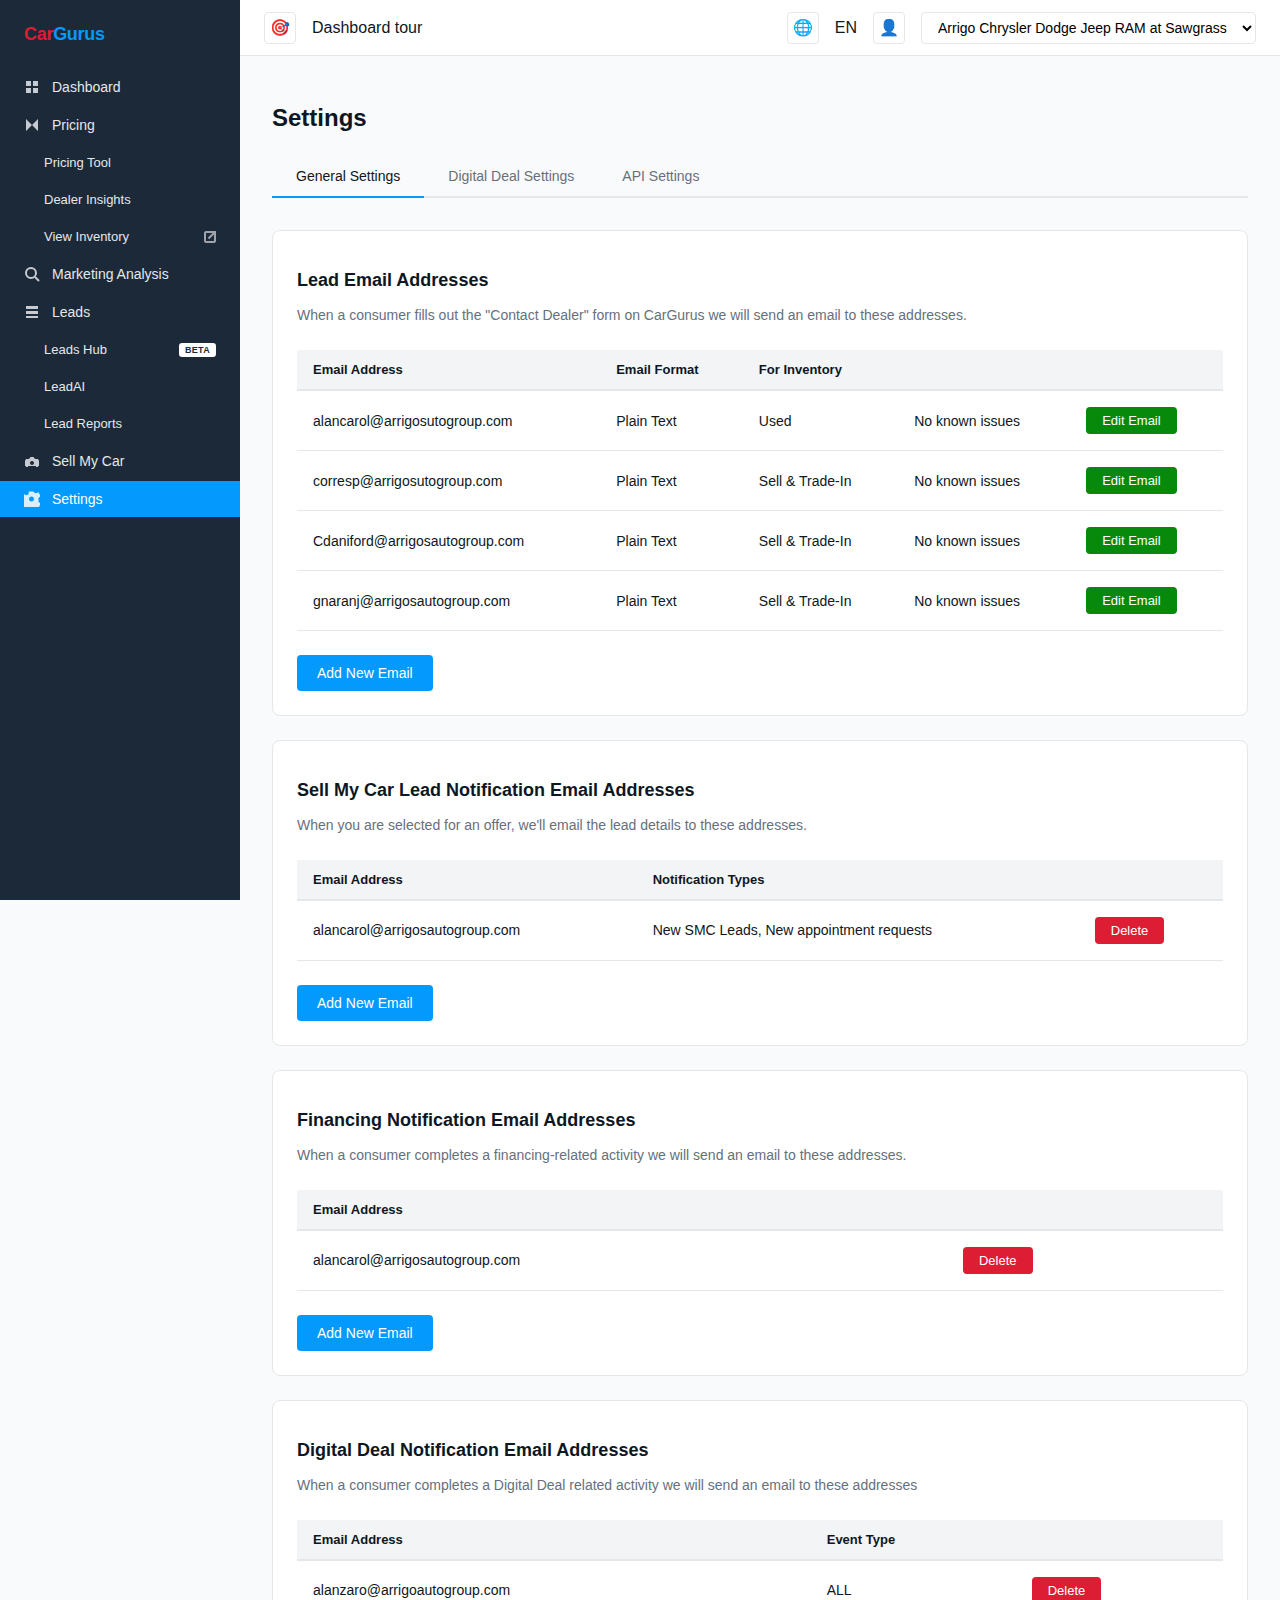
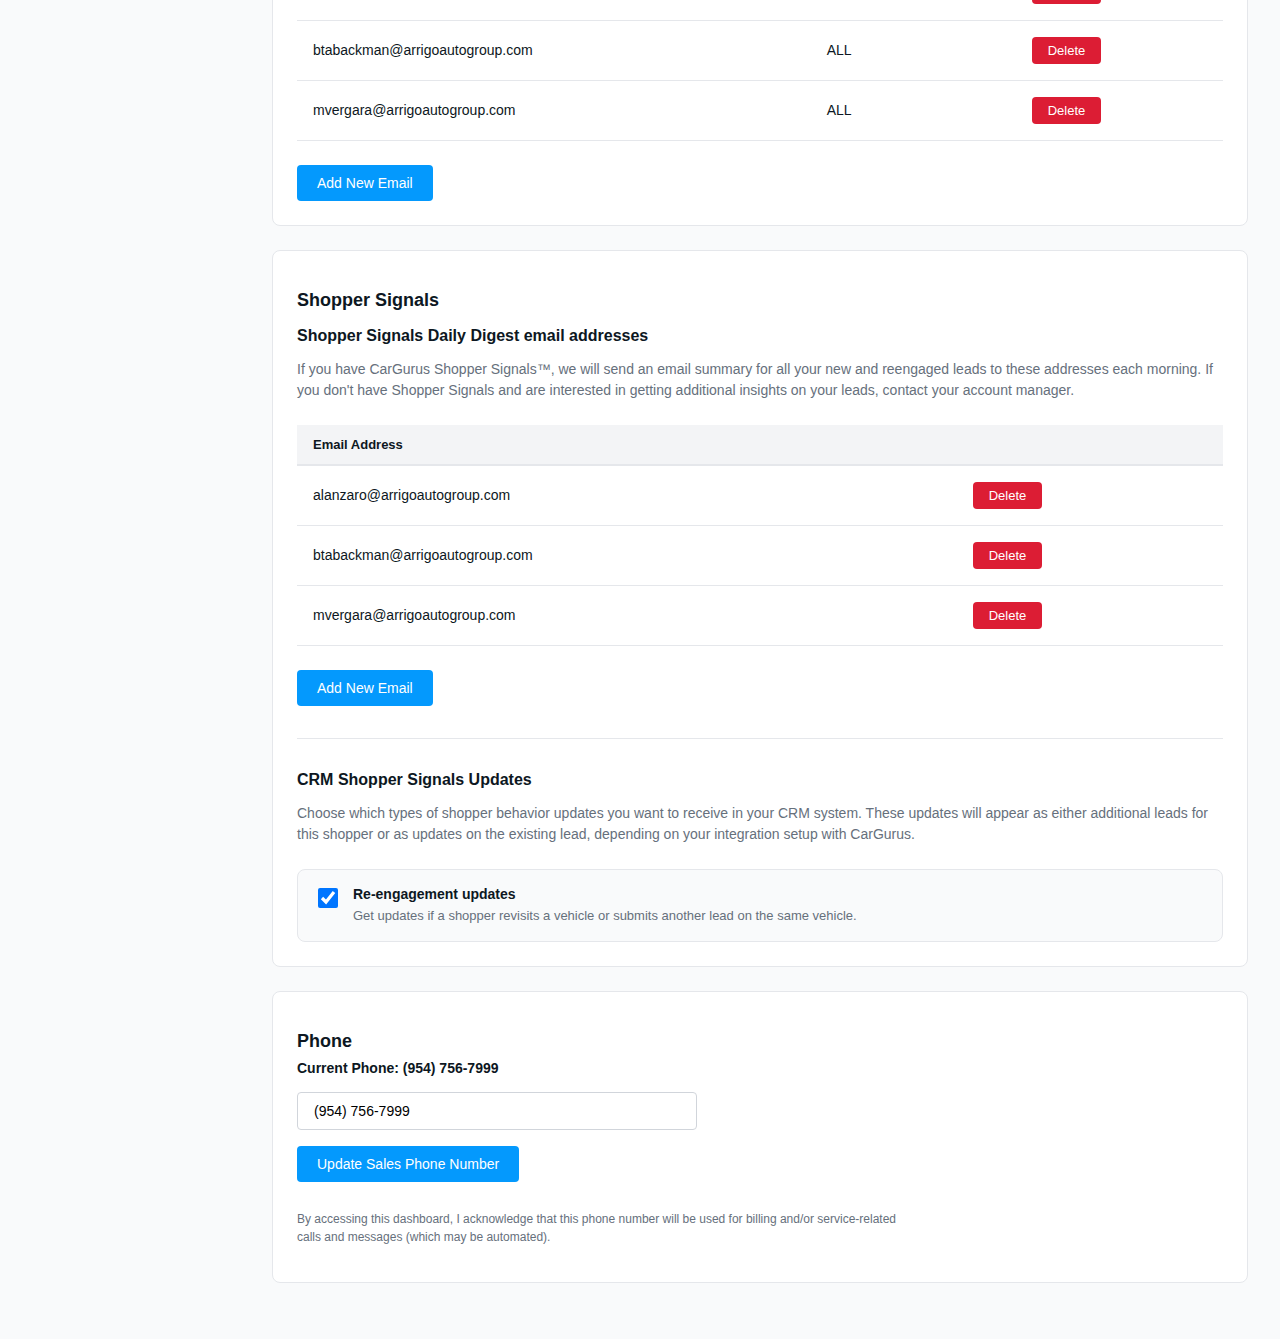
<file: settings.html>
<!DOCTYPE html>
<html lang="en">
<head>
    <meta charset="UTF-8">
    <meta name="viewport" content="width=device-width, initial-scale=1.0">
    <title>Settings - CarGurus</title>
    <link rel="stylesheet" href="leads-hub-figma-styles.css">
    <link rel="stylesheet" href="settings-styles.css">
</head>
<body class="settings-page">
    <aside class="sidebar">
        <div class="sidebar-header">
            <div class="cargurus-logo">
                <span class="logo-car">Car</span><span class="logo-gurus">Gurus</span>
            </div>
        </div>

        <nav class="sidebar-nav">
            <div class="nav-item" onclick="navigateTo('leads-hub-figma.html')">
                <svg class="nav-icon" width="16" height="16" viewBox="0 0 16 16" fill="currentColor">
                    <path d="M2 2h5v5H2V2zm0 7h5v5H2V9zm7-7h5v5H9V2zm0 7h5v5H9V9z"/>
                </svg>
                <span>Dashboard</span>
            </div>

            <div class="nav-item">
                <svg class="nav-icon" width="16" height="16" viewBox="0 0 16 16" fill="currentColor">
                    <path d="M2 2l6 6-6 6V2zm12 0v12l-6-6 6-6z"/>
                </svg>
                <span>Pricing</span>
            </div>
            <div class="nav-item nav-item-nested">
                <span>Pricing Tool</span>
            </div>
            <div class="nav-item nav-item-nested">
                <span>Dealer Insights</span>
            </div>
            <div class="nav-item nav-item-nested">
                <span>View Inventory</span>
                <svg class="external-icon" width="12" height="12" viewBox="0 0 12 12" fill="currentColor">
                    <path d="M10 10H2V2h4V0H2C.9 0 0 .9 0 2v8c0 1.1.9 2 2 2h8c1.1 0 2-.9 2-2V6h-2v4zM6 0v2h2.59L3.76 6.83l1.41 1.41L10 3.41V6h2V0H6z"/>
                </svg>
            </div>

            <div class="nav-item">
                <svg class="nav-icon" width="16" height="16" viewBox="0 0 16 16" fill="currentColor">
                    <circle cx="7" cy="7" r="5" stroke="currentColor" fill="none" stroke-width="2"/>
                    <path d="M11 11l4 4" stroke="currentColor" stroke-width="2"/>
                </svg>
                <span>Marketing Analysis</span>
            </div>

            <div class="nav-item">
                <svg class="nav-icon" width="16" height="16" viewBox="0 0 16 16" fill="currentColor">
                    <path d="M2 2h12v3H2V2zm0 5h12v3H2V7zm0 5h12v2H2v-2z"/>
                </svg>
                <span>Leads</span>
            </div>
            <div class="nav-item nav-item-nested" onclick="navigateTo('leads-hub-figma.html')">
                <span>Leads Hub</span>
                <span class="beta-tag">Beta</span>
            </div>
            <div class="nav-item nav-item-nested">
                <span>LeadAI</span>
            </div>
            <div class="nav-item nav-item-nested">
                <span>Lead Reports</span>
            </div>

            <div class="nav-item">
                <svg class="nav-icon" width="16" height="16" viewBox="0 0 16 16" fill="currentColor">
                    <path d="M14 6h-3l-1.5-2h-3L5 6H2L1 8v5h1v1h2v-1h8v1h2v-1h1V8l-1-2zm-6 6c-1.1 0-2-.9-2-2s.9-2 2-2 2 .9 2 2-.9 2-2 2z"/>
                </svg>
                <span>Sell My Car</span>
            </div>

            <div class="nav-item active">
                <svg class="nav-icon" width="16" height="16" viewBox="0 0 16 16" fill="currentColor">
                    <path d="M14.5 8c0-.3 0-.6-.1-.9l2-1.6c.2-.1.2-.4.1-.6l-1.9-3.3c-.1-.2-.4-.3-.6-.2l-2.4.9c-.5-.4-1-.7-1.6-.9L9.6.8c0-.2-.3-.4-.5-.4h-3.8c-.2 0-.5.2-.5.4L4.4 3.4c-.6.2-1.1.5-1.6.9l-2.4-.9c-.2-.1-.5 0-.6.2L-2 6.9c-.1.2-.1.5.1.6l2 1.6c-.1.3-.1.6-.1.9s0 .6.1.9l-2 1.6c-.2.1-.2.4-.1.6l1.9 3.3c.1.2.4.3.6.2l2.4-.9c.5.4 1 .7 1.6.9l.4 2.6c0 .2.3.4.5.4h3.8c.2 0 .5-.2.5-.4l.4-2.6c.6-.2 1.1-.5 1.6-.9l2.4.9c.2.1.5 0 .6-.2l1.9-3.3c.1-.2.1-.5-.1-.6l-2-1.6c.1-.3.1-.6.1-.9zM7.5 10.5c-1.4 0-2.5-1.1-2.5-2.5s1.1-2.5 2.5-2.5 2.5 1.1 2.5 2.5-1.1 2.5-2.5 2.5z"/>
                </svg>
                <span>Settings</span>
            </div>
        </nav>
    </aside>

    <main class="main-content">
        <header class="app-bar">
            <div class="app-bar-left">
                <button class="icon-btn">🎯</button>
                <span>Dashboard tour</span>
            </div>
            <div class="app-bar-right">
                <button class="icon-btn">🌐</button>
                <span>EN</span>
                <button class="icon-btn">👤</button>
                <select class="dealership-select">
                    <option>Arrigo Chrysler Dodge Jeep RAM at Sawgrass</option>
                </select>
            </div>
        </header>

        <div class="settings-container">
            <h1 class="settings-title">Settings</h1>

            <div class="settings-tabs">
                <button class="tab-button active">General Settings</button>
                <button class="tab-button">Digital Deal Settings</button>
                <button class="tab-button">API Settings</button>
            </div>

            <section class="settings-section">
                <h2 class="section-heading">Lead Email Addresses</h2>
                <p class="section-description">When a consumer fills out the "Contact Dealer" form on CarGurus we will send an email to these addresses.</p>

                <table class="settings-table">
                    <thead>
                        <tr>
                            <th>Email Address</th>
                            <th>Email Format</th>
                            <th>For Inventory</th>
                            <th></th>
                            <th></th>
                        </tr>
                    </thead>
                    <tbody>
                        <tr>
                            <td>alancarol@arrigosutogroup.com</td>
                            <td>Plain Text</td>
                            <td>Used</td>
                            <td>No known issues</td>
                            <td><button class="btn-edit">Edit Email</button></td>
                        </tr>
                        <tr>
                            <td>corresp@arrigosutogroup.com</td>
                            <td>Plain Text</td>
                            <td>Sell &amp; Trade-In</td>
                            <td>No known issues</td>
                            <td><button class="btn-edit">Edit Email</button></td>
                        </tr>
                        <tr>
                            <td>Cdaniford@arrigosautogroup.com</td>
                            <td>Plain Text</td>
                            <td>Sell &amp; Trade-In</td>
                            <td>No known issues</td>
                            <td><button class="btn-edit">Edit Email</button></td>
                        </tr>
                        <tr>
                            <td>gnaranj@arrigosautogroup.com</td>
                            <td>Plain Text</td>
                            <td>Sell &amp; Trade-In</td>
                            <td>No known issues</td>
                            <td><button class="btn-edit">Edit Email</button></td>
                        </tr>
                    </tbody>
                </table>

                <button class="btn-add-new">Add New Email</button>
            </section>

            <section class="settings-section">
                <h2 class="section-heading">Sell My Car Lead Notification Email Addresses</h2>
                <p class="section-description">When you are selected for an offer, we'll email the lead details to these addresses.</p>

                <table class="settings-table">
                    <thead>
                        <tr>
                            <th>Email Address</th>
                            <th>Notification Types</th>
                            <th></th>
                        </tr>
                    </thead>
                    <tbody>
                        <tr>
                            <td>alancarol@arrigosautogroup.com</td>
                            <td>New SMC Leads, New appointment requests</td>
                            <td><button class="btn-delete">Delete</button></td>
                        </tr>
                    </tbody>
                </table>

                <button class="btn-add-new">Add New Email</button>
            </section>

            <section class="settings-section">
                <h2 class="section-heading">Financing Notification Email Addresses</h2>
                <p class="section-description">When a consumer completes a financing-related activity we will send an email to these addresses.</p>

                <table class="settings-table">
                    <thead>
                        <tr>
                            <th>Email Address</th>
                            <th></th>
                        </tr>
                    </thead>
                    <tbody>
                        <tr>
                            <td>alancarol@arrigosautogroup.com</td>
                            <td><button class="btn-delete">Delete</button></td>
                        </tr>
                    </tbody>
                </table>

                <button class="btn-add-new">Add New Email</button>
            </section>

            <section class="settings-section">
                <h2 class="section-heading">Digital Deal Notification Email Addresses</h2>
                <p class="section-description">When a consumer completes a Digital Deal related activity we will send an email to these addresses</p>

                <table class="settings-table">
                    <thead>
                        <tr>
                            <th>Email Address</th>
                            <th>Event Type</th>
                            <th></th>
                        </tr>
                    </thead>
                    <tbody>
                        <tr>
                            <td>alanzaro@arrigoautogroup.com</td>
                            <td>ALL</td>
                            <td><button class="btn-delete">Delete</button></td>
                        </tr>
                        <tr>
                            <td>btabackman@arrigoautogroup.com</td>
                            <td>ALL</td>
                            <td><button class="btn-delete">Delete</button></td>
                        </tr>
                        <tr>
                            <td>mvergara@arrigoautogroup.com</td>
                            <td>ALL</td>
                            <td><button class="btn-delete">Delete</button></td>
                        </tr>
                    </tbody>
                </table>

                <button class="btn-add-new">Add New Email</button>
            </section>

            <section class="settings-section">
                <h2 class="section-heading">Shopper Signals</h2>

                <div class="subsection">
                    <h3 class="subsection-heading">Shopper Signals Daily Digest email addresses</h3>
                    <p class="section-description">If you have CarGurus Shopper Signals™, we will send an email summary for all your new and reengaged leads to these addresses each morning. If you don't have Shopper Signals and are interested in getting additional insights on your leads, contact your account manager.</p>

                    <table class="settings-table">
                        <thead>
                            <tr>
                                <th>Email Address</th>
                                <th></th>
                            </tr>
                        </thead>
                        <tbody>
                            <tr>
                                <td>alanzaro@arrigoautogroup.com</td>
                                <td><button class="btn-delete">Delete</button></td>
                            </tr>
                            <tr>
                                <td>btabackman@arrigoautogroup.com</td>
                                <td><button class="btn-delete">Delete</button></td>
                            </tr>
                            <tr>
                                <td>mvergara@arrigoautogroup.com</td>
                                <td><button class="btn-delete">Delete</button></td>
                            </tr>
                        </tbody>
                    </table>

                    <button class="btn-add-new">Add New Email</button>
                </div>

                <div class="subsection">
                    <h3 class="subsection-heading">CRM Shopper Signals Updates</h3>
                    <p class="section-description">Choose which types of shopper behavior updates you want to receive in your CRM system. These updates will appear as either additional leads for this shopper or as updates on the existing lead, depending on your integration setup with CarGurus.</p>

                    <div class="checkbox-group">
                        <div class="checkbox-item">
                            <input type="checkbox" id="reengagement-updates" checked onchange="handleCheckboxChange('reengagement')">
                            <div class="checkbox-content">
                                <label for="reengagement-updates" class="checkbox-label">Re-engagement updates</label>
                                <p class="checkbox-description">Get updates if a shopper revisits a vehicle or submits another lead on the same vehicle.</p>
                            </div>
                        </div>
                    </div>

                    <button id="save-crm-settings" class="btn-save-settings" style="display: none;" onclick="saveCRMSettings()">
                        Save Changes
                    </button>

                    <div id="crm-confirmation" class="confirmation-message" style="display: none;">
                        <span class="confirmation-icon">✓</span>
                        <div class="confirmation-content">
                            <strong>Settings saved successfully!</strong>
                            <p id="confirmation-text"></p>
                        </div>
                    </div>
                </div>
            </section>

            <section class="settings-section">
                <h2 class="section-heading">Phone</h2>
                <div class="phone-section">
                    <label class="phone-label">Current Phone: (954) 756-7999</label>
                    <input type="text" class="phone-input" value="(954) 756-7999" placeholder="(954) 756-7999">
                    <button class="btn-update-phone">Update Sales Phone Number</button>
                    <p class="phone-disclaimer">By accessing this dashboard, I acknowledge that this phone number will be used for billing and/or service-related calls and messages (which may be automated).</p>
                </div>
            </section>
        </div>
    </main>

    <script>
        function navigateTo(page) {
            window.location.href = page;
        }

        let originalCRMSettings = {
            reengagement: true,
        };

        let currentCRMSettings = {
            reengagement: true,
        };

        function handleCheckboxChange(settingType) {
            const checkbox = document.getElementById(settingType + "-updates");
            currentCRMSettings[settingType] = checkbox.checked;

            const hasChanges = Object.keys(originalCRMSettings).some(
                key => originalCRMSettings[key] !== currentCRMSettings[key]
            );

            const saveButton = document.getElementById("save-crm-settings");
            saveButton.style.display = hasChanges ? "block" : "none";
            document.getElementById("crm-confirmation").style.display = "none";
        }

        function saveCRMSettings() {
            const reengagementEnabled = currentCRMSettings.reengagement;
            originalCRMSettings = { ...currentCRMSettings };
            document.getElementById("save-crm-settings").style.display = "none";

            const confirmationDiv = document.getElementById("crm-confirmation");
            const confirmationText = document.getElementById("confirmation-text");

            if (reengagementEnabled) {
                confirmationText.innerHTML = "Re-engagement updates are now <strong>enabled</strong>. You will receive notifications in your CRM when shoppers revisit vehicles or submit additional leads.";
            } else {
                confirmationText.innerHTML = "Re-engagement updates are now <strong>disabled</strong>. You will no longer receive notifications in your CRM when shoppers revisit vehicles or submit additional leads.";
            }

            confirmationDiv.style.display = "flex";

            setTimeout(() => {
                confirmationDiv.style.opacity = "0";
                setTimeout(() => {
                    confirmationDiv.style.display = "none";
                    confirmationDiv.style.opacity = "1";
                }, 300);
            }, 5000);
        }
    </script>
</body>
</html>
</file>
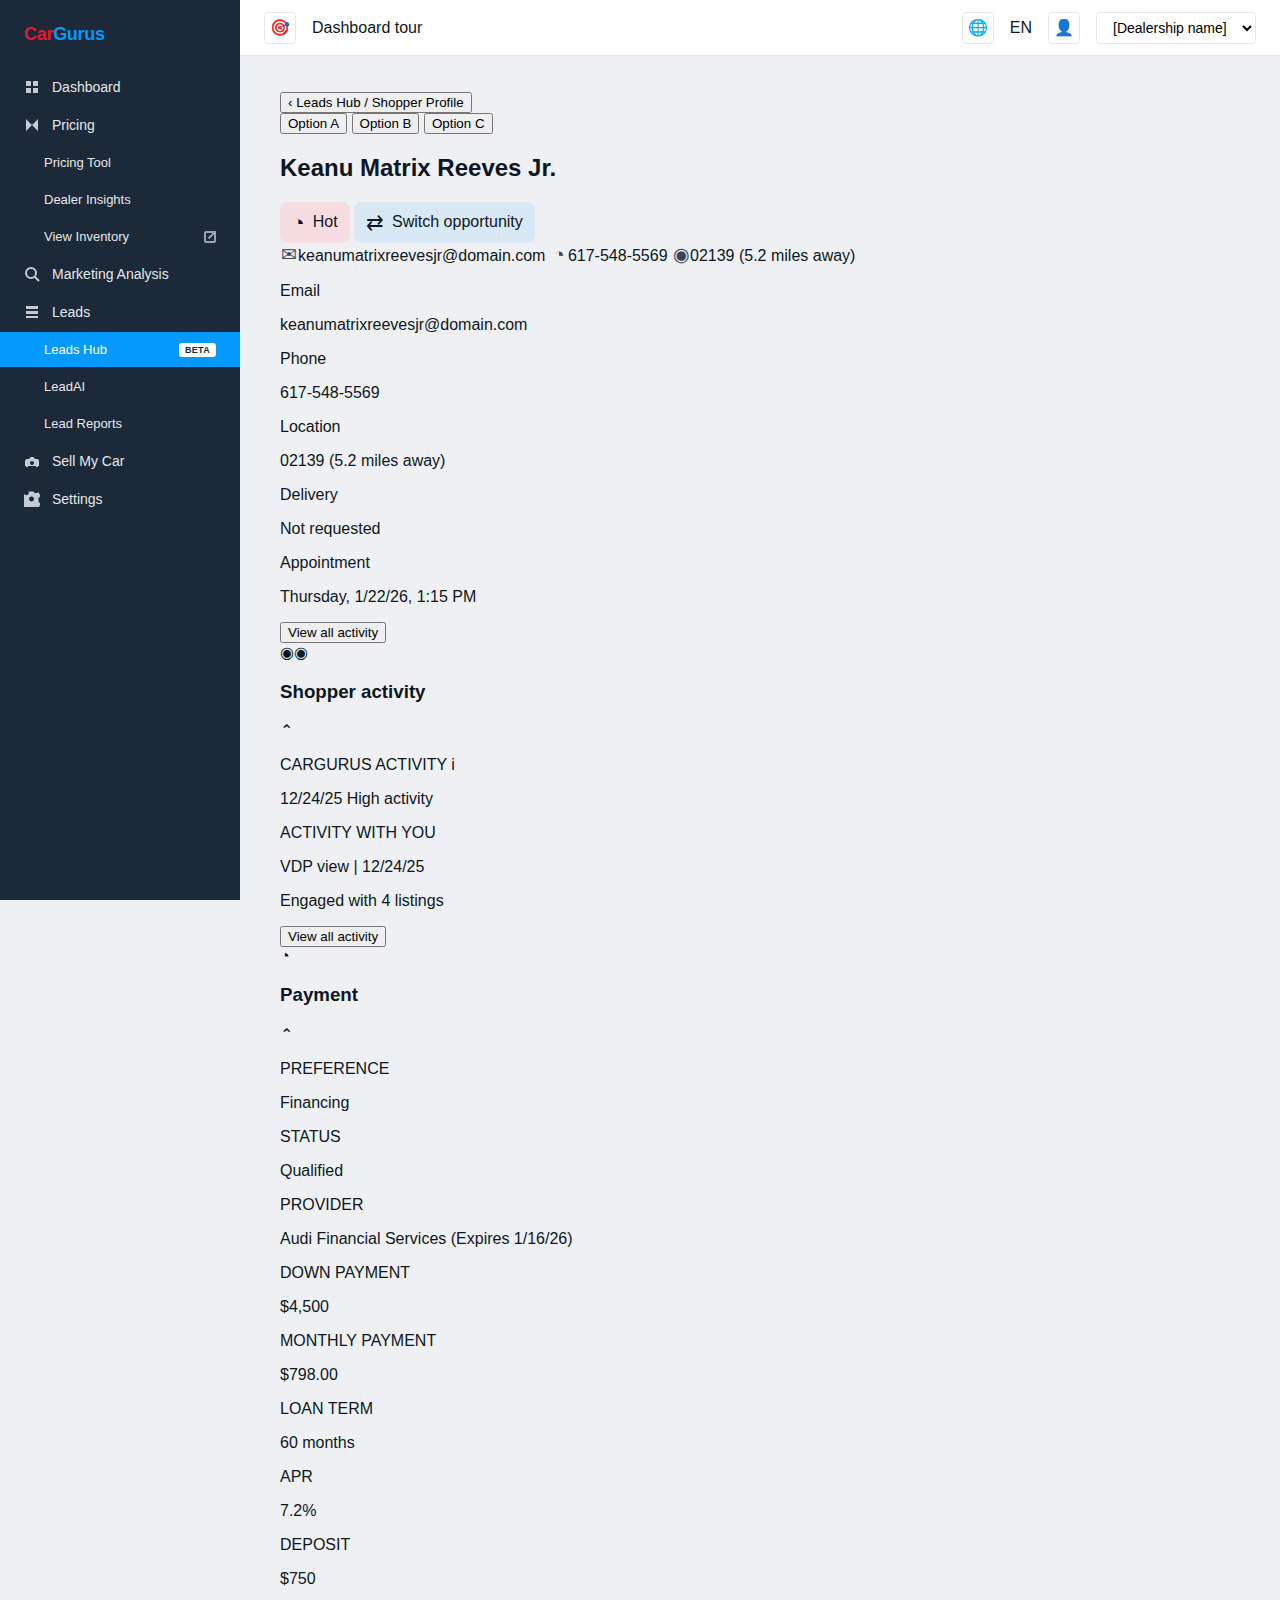
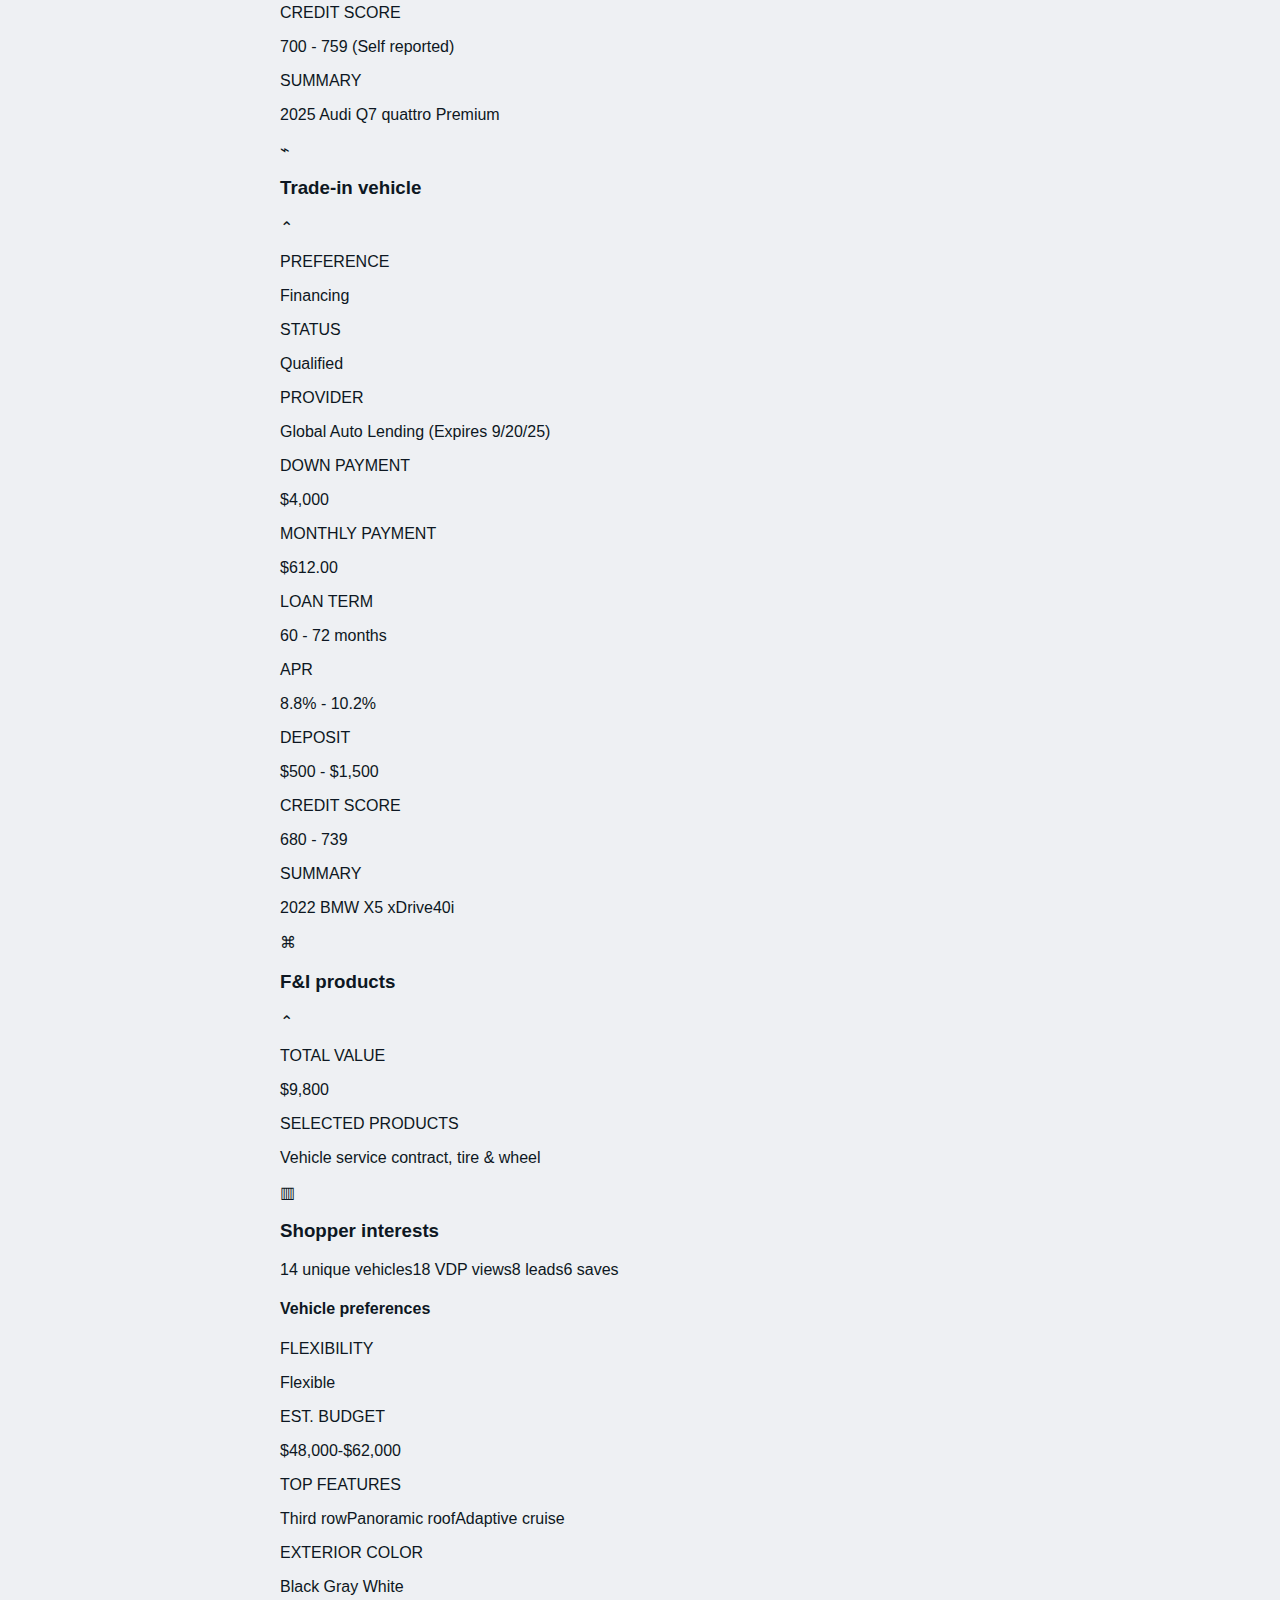
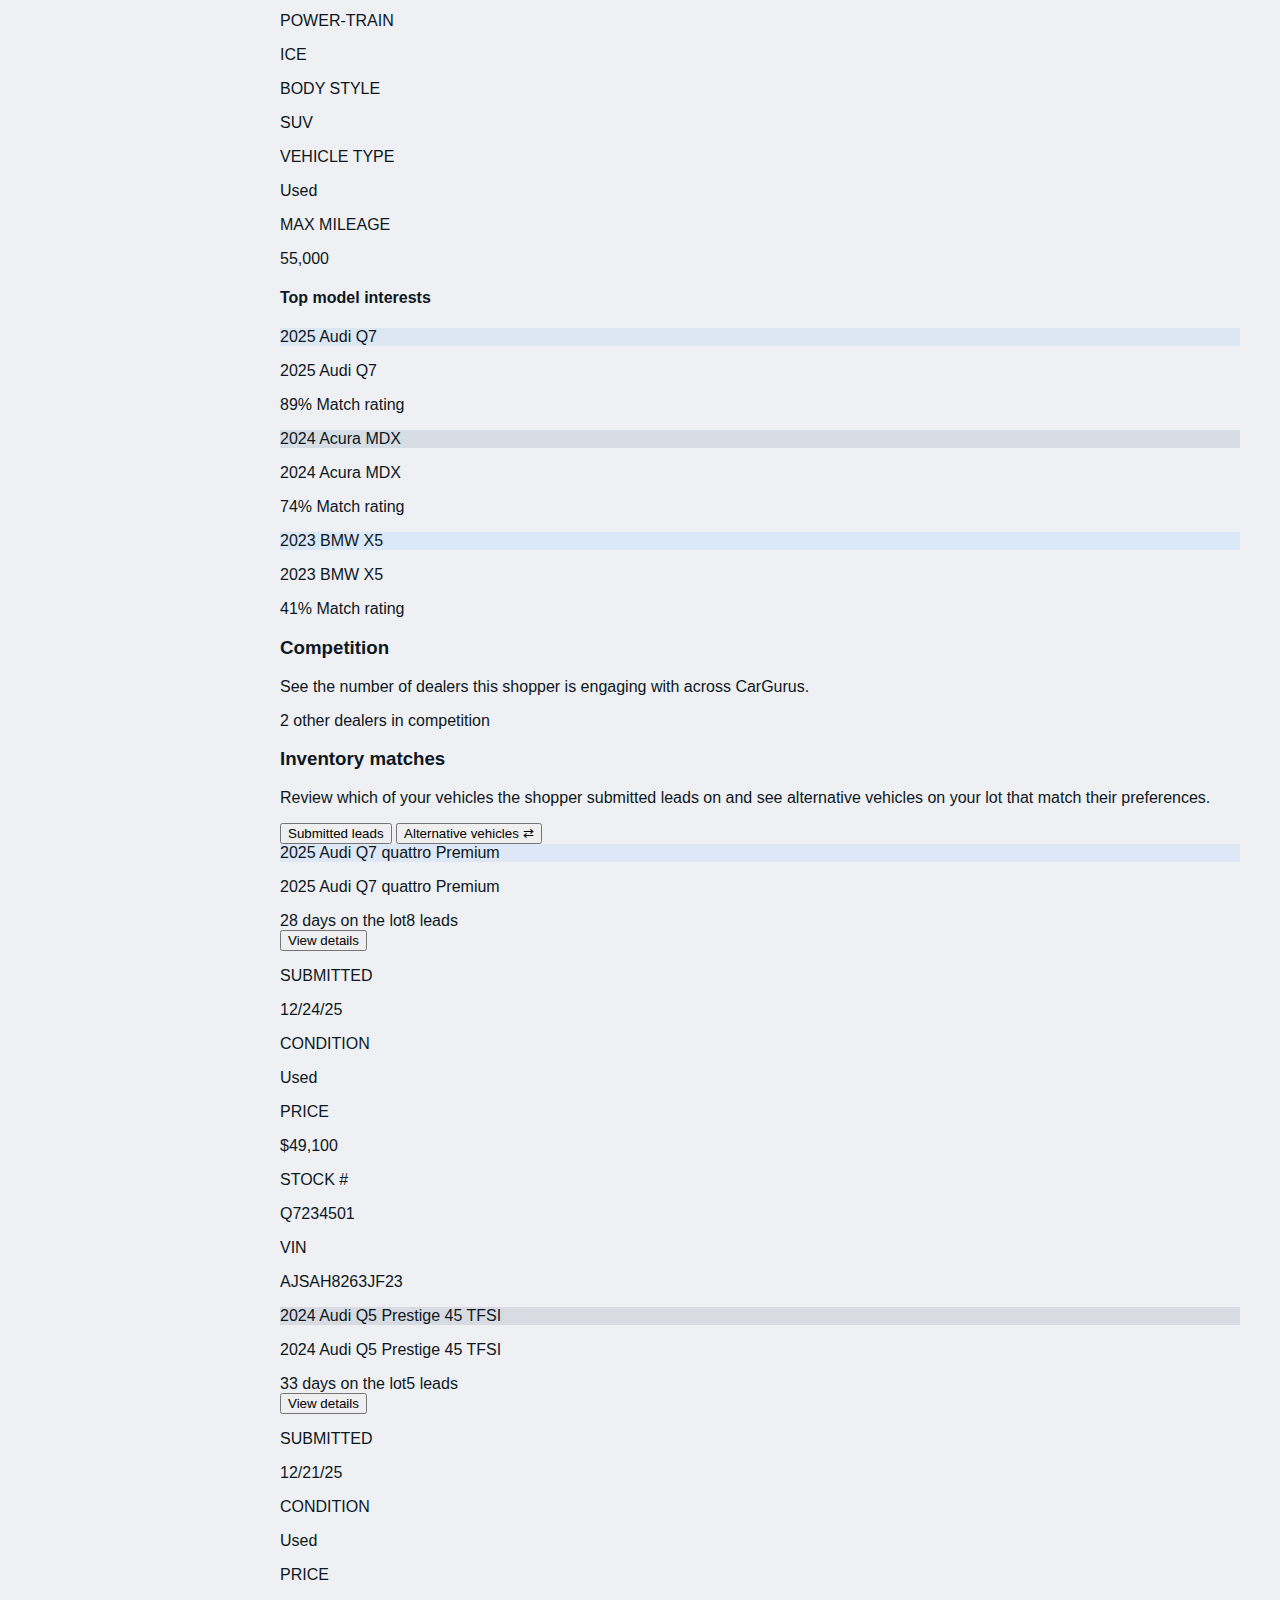
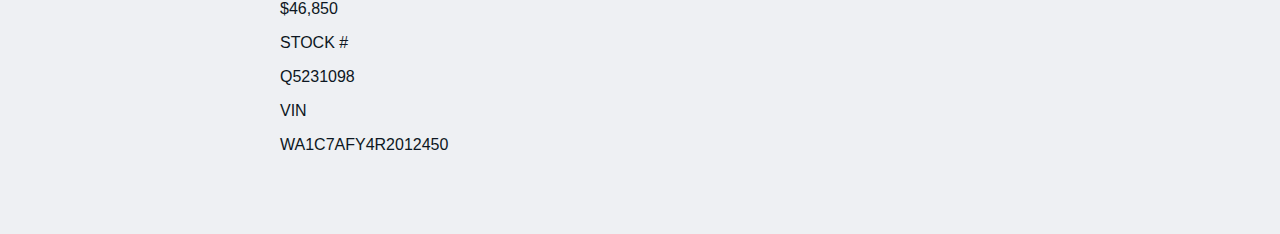
<file: shopper-profile.html>
<!DOCTYPE html>
<html lang="en">
<head>
    <meta charset="UTF-8">
    <meta name="viewport" content="width=device-width, initial-scale=1.0">
    <title>Shopper Profile - CarGurus</title>
    <link rel="stylesheet" href="leads-hub-figma-styles.css?v=20260324-3">
</head>
<body>
    <aside class="sidebar">
        <div class="sidebar-header">
            <div class="cargurus-logo">
                <span class="logo-car">Car</span><span class="logo-gurus">Gurus</span>
            </div>
        </div>

        <nav class="sidebar-nav">
            <div class="nav-item" onclick="navigateTo('leads-hub-figma.html')">
                <svg class="nav-icon" width="16" height="16" viewBox="0 0 16 16" fill="currentColor">
                    <path d="M2 2h5v5H2V2zm0 7h5v5H2V9zm7-7h5v5H9V2zm0 7h5v5H9V9"></path>
                </svg>
                <span>Dashboard</span>
            </div>

            <div class="nav-item">
                <svg class="nav-icon" width="16" height="16" viewBox="0 0 16 16" fill="currentColor">
                    <path d="M2 2l6 6-6 6V2zm12 0v12l-6-6 6-6z"></path>
                </svg>
                <span>Pricing</span>
            </div>
            <div class="nav-item nav-item-nested"><span>Pricing Tool</span></div>
            <div class="nav-item nav-item-nested"><span>Dealer Insights</span></div>
            <div class="nav-item nav-item-nested">
                <span>View Inventory</span>
                <svg class="external-icon" width="12" height="12" viewBox="0 0 12 12" fill="currentColor">
                    <path d="M10 10H2V2h4V0H2C.9 0 0 .9 0 2v8c0 1.1.9 2 2 2h8c1.1 0 2-.9 2-2V6h-2v4zM6 0v2h2.59L3.76 6.83l1.41 1.41L10 3.41V6h2V0H6z"></path>
                </svg>
            </div>

            <div class="nav-item">
                <svg class="nav-icon" width="16" height="16" viewBox="0 0 16 16" fill="currentColor">
                    <circle cx="7" cy="7" r="5" stroke="currentColor" fill="none" stroke-width="2"></circle>
                    <path d="M11 11l4 4" stroke="currentColor" stroke-width="2"></path>
                </svg>
                <span>Marketing Analysis</span>
            </div>

            <div class="nav-item">
                <svg class="nav-icon" width="16" height="16" viewBox="0 0 16 16" fill="currentColor">
                    <path d="M2 2h12v3H2V2zm0 5h12v3H2V7zm0 5h12v2H2v-2z"></path>
                </svg>
                <span>Leads</span>
            </div>
            <div class="nav-item nav-item-nested active" onclick="navigateTo('leads-hub-figma.html')">
                <span>Leads Hub</span>
                <span class="beta-tag">Beta</span>
            </div>
            <div class="nav-item nav-item-nested"><span>LeadAI</span></div>
            <div class="nav-item nav-item-nested"><span>Lead Reports</span></div>

            <div class="nav-item">
                <svg class="nav-icon" width="16" height="16" viewBox="0 0 16 16" fill="currentColor">
                    <path d="M14 6h-3l-1.5-2h-3L5 6H2L1 8v5h1v1h2v-1h8v1h2v-1h1V8l-1-2zm-6 6c-1.1 0-2-.9-2-2s.9-2 2-2 2 .9 2 2-.9 2-2 2z"></path>
                </svg>
                <span>Sell My Car</span>
            </div>
            <div class="nav-item" onclick="navigateTo('settings.html')">
                <svg class="nav-icon" width="16" height="16" viewBox="0 0 16 16" fill="currentColor">
                    <path d="M14.5 8c0-.3 0-.6-.1-.9l2-1.6c.2-.1.2-.4.1-.6l-1.9-3.3c-.1-.2-.4-.3-.6-.2l-2.4.9c-.5-.4-1-.7-1.6-.9L9.6.8c0-.2-.3-.4-.5-.4h-3.8c-.2 0-.5.2-.5.4L4.4 3.4c-.6.2-1.1.5-1.6.9l-2.4-.9c-.2-.1-.5 0-.6.2L-2 6.9c-.1.2-.1.5.1.6l2 1.6c-.1.3-.1.6-.1.9s0 .6.1.9l-2 1.6c-.2.1-.2.4-.1.6l1.9 3.3c.1.2.4.3.6.2l2.4-.9c.5.4 1 .7 1.6.9l.4 2.6c0 .2.3.4.5.4h3.8c.2 0 .5-.2.5-.4l.4-2.6c.6-.2 1.1-.5 1.6-.9l2.4.9c.2.1.5 0 .6-.2l1.9-3.3c.1-.2.1-.5-.1-.6l-2-1.6c.1-.3.1-.6.1-.9zM7.5 10.5c-1.4 0-2.5-1.1-2.5-2.5s1.1-2.5 2.5-2.5 2.5 1.1 2.5 2.5-1.1 2.5-2.5 2.5z"></path>
                </svg>
                <span>Settings</span>
            </div>
        </nav>
    </aside>

    <main class="main-content">
        <header class="app-bar">
            <div class="app-bar-left">
                <button class="icon-btn">🎯</button>
                <span>Dashboard tour</span>
            </div>
            <div class="app-bar-right">
                <button class="icon-btn">🌐</button>
                <span>EN</span>
                <button class="icon-btn">👤</button>
                <select class="dealership-select">
                    <option>[Dealership name]</option>
                </select>
            </div>
        </header>

        <div class="prototype-shell">
            <section class="leads-hub-page shopper-profile-page" data-profile-page>
                <button class="profile-breadcrumb" type="button" data-profile-back>
                    <span class="profile-breadcrumb-icon" aria-hidden="true">‹</span>
                    <span class="profile-breadcrumb-link">Leads Hub</span>
                    <span class="profile-breadcrumb-separator">/</span>
                    <span class="profile-breadcrumb-current">Shopper Profile</span>
                </button>

                <div class="profile-layout-toggle" role="tablist" aria-label="Profile layout options">
                    <button class="profile-layout-toggle-button active" type="button" data-profile-layout-mode="a" aria-pressed="true">Option A</button>
                    <button class="profile-layout-toggle-button" type="button" data-profile-layout-mode="b" aria-pressed="false">Option B</button>
                    <button class="profile-layout-toggle-button" type="button" data-profile-layout-mode="c" aria-pressed="false">Option C</button>
                </div>

                <div class="profile-stage" data-profile-stage>
                    <article class="profile-hero-card">
                        <div class="profile-hero-copy">
                            <div class="profile-hero-header">
                                <h2 data-profile-name></h2>
                                <div class="profile-hero-tags" data-profile-tags></div>
                            </div>
                            <div class="profile-contact-row">
                                <span><span class="mini-icon">✉</span><span data-profile-email></span></span>
                                <span><span class="mini-icon">◔</span><span data-profile-phone></span></span>
                                <span><span class="mini-icon">◉</span><span data-profile-location></span></span>
                            </div>
                            <div class="profile-hero-detail-list">
                                <div class="profile-hero-detail-item">
                                    <p class="profile-key-label">Email</p>
                                    <p class="profile-key-value" data-profile-email-detail></p>
                                </div>
                                <div class="profile-hero-detail-item">
                                    <p class="profile-key-label">Phone</p>
                                    <p class="profile-key-value" data-profile-phone-detail></p>
                                </div>
                                <div class="profile-hero-detail-item">
                                    <p class="profile-key-label">Location</p>
                                    <p class="profile-key-value" data-profile-location-detail></p>
                                </div>
                                <div class="profile-hero-detail-item">
                                    <p class="profile-key-label">Delivery</p>
                                    <p class="profile-key-value" data-profile-delivery-detail></p>
                                </div>
                                <div class="profile-hero-detail-item">
                                    <p class="profile-key-label">Appointment</p>
                                    <p class="profile-key-value" data-profile-appointment-detail></p>
                                </div>
                            </div>
                        </div>
                        <button class="profile-primary-action" type="button">View all activity</button>
                    </article>

                    <div class="profile-layout">
                        <div class="profile-left-column">
                            <article class="profile-panel">
                                <div class="profile-panel-header">
                                    <div class="profile-panel-title-group">
                                        <span class="profile-panel-icon" aria-hidden="true">◉◉</span>
                                        <h3>Shopper activity</h3>
                                    </div>
                                    <span class="profile-panel-chevron" aria-hidden="true">⌃</span>
                                </div>
                            <div class="profile-activity-grid">
                                <div class="profile-key-block">
                                    <p class="profile-key-label">CARGURUS ACTIVITY <span class="profile-inline-info">i</span></p>
                                    <div class="profile-activity-value-row">
                                        <span class="profile-activity-dot"></span>
                                            <span class="profile-key-value" data-profile-last-active></span>
                                            <span class="profile-tag profile-tag-green" data-profile-activity-level></span>
                                        </div>
                                    </div>
                                    <div class="profile-key-block">
                                        <p class="profile-key-label">ACTIVITY WITH YOU</p>
                                    <p class="profile-key-value" data-profile-dealer-activity></p>
                                    <p class="profile-key-subvalue" data-profile-engagement-copy></p>
                                </div>
                            </div>
                            <button class="profile-inline-link" type="button">View all activity</button>
                        </article>

                            <article class="profile-panel">
                                <div class="profile-panel-header">
                                    <div class="profile-panel-title-group">
                                        <span class="profile-panel-icon" aria-hidden="true">◔</span>
                                        <h3>Payment</h3>
                                    </div>
                                    <span class="profile-panel-chevron" aria-hidden="true">⌃</span>
                                </div>
                                <div class="profile-detail-grid" data-profile-payment-grid></div>
                            </article>

                            <article class="profile-panel">
                                <div class="profile-panel-header">
                                    <div class="profile-panel-title-group">
                                        <span class="profile-panel-icon" aria-hidden="true">⌁</span>
                                        <h3>Trade-in vehicle</h3>
                                    </div>
                                    <span class="profile-panel-chevron" aria-hidden="true">⌃</span>
                                </div>
                                <div class="profile-detail-grid" data-profile-trade-grid></div>
                            </article>

                            <article class="profile-panel">
                                <div class="profile-panel-header">
                                    <div class="profile-panel-title-group">
                                        <span class="profile-panel-icon" aria-hidden="true">⌘</span>
                                        <h3>F&amp;I products</h3>
                                    </div>
                                    <span class="profile-panel-chevron" aria-hidden="true">⌃</span>
                                </div>
                                <div class="profile-fi-grid" data-profile-fi-grid></div>
                            </article>
                        </div>

                        <div class="profile-right-column">
                            <article class="profile-panel profile-interests-panel">
                                <div class="profile-panel-header">
                                    <div class="profile-panel-title-group">
                                        <span class="profile-panel-icon" aria-hidden="true">▥</span>
                                        <h3>Shopper interests</h3>
                                    </div>
                                </div>
                                <div class="profile-interest-stats" data-profile-interest-stats></div>
                                <div class="profile-preferences-card">
                                    <div class="profile-preferences-grid">
                                        <div class="profile-preferences-column">
                                            <h4>Vehicle preferences</h4>
                                            <div class="profile-preferences-list" data-profile-preferences-list></div>
                                        </div>
                                        <div class="profile-models-column">
                                            <h4>Top model interests</h4>
                                            <div class="profile-model-list" data-profile-model-list></div>
                                        </div>
                                    </div>
                                </div>
                            </article>

                            <article class="profile-panel">
                                <div class="profile-panel-header">
                                    <div class="profile-panel-title-group">
                                        <h3>Competition</h3>
                                    </div>
                                </div>
                                <p class="profile-panel-description">See the number of dealers this shopper is engaging with across CarGurus.</p>
                                <div class="profile-competition-chip" data-profile-competition-chip></div>
                            </article>

                            <article class="profile-panel">
                                <div class="profile-panel-header">
                                    <div class="profile-panel-title-group">
                                        <h3>Inventory matches</h3>
                                    </div>
                                </div>
                                <p class="profile-panel-description">Review which of your vehicles the shopper submitted leads on and see alternative vehicles on your lot that match their preferences.</p>
                                <div class="profile-inventory-tabs" role="tablist" aria-label="Inventory match categories">
                                    <button class="profile-inventory-tab active" type="button" data-profile-inventory-tab="submitted" aria-pressed="true">Submitted leads</button>
                                    <button class="profile-inventory-tab" type="button" data-profile-inventory-tab="alternative" aria-pressed="false">Alternative vehicles <span class="profile-inventory-tab-icon" aria-hidden="true">⇄</span></button>
                                </div>
                                <div class="profile-inventory-list" data-profile-inventory-list></div>
                            </article>
                        </div>
                    </div>
                </div>

                <section class="profile-option-c" data-profile-option-c hidden>
                    <div class="profile-option-c-grid">
                        <aside class="profile-option-c-rail">
                            <div class="profile-option-c-summary">
                                <div class="profile-option-c-summary-header">
                                    <div class="profile-option-c-summary-title-row">
                                        <h2 data-profile-c-name></h2>
                                        <button class="profile-secondary-action profile-option-c-activity-button" type="button">View all activity</button>
                                    </div>
                                    <div class="profile-hero-tags" data-profile-c-tags></div>
                                </div>
                                <div class="profile-option-c-detail-list">
                                    <div class="profile-hero-detail-item">
                                        <p class="profile-key-label">Email</p>
                                        <p class="profile-key-value" data-profile-c-email></p>
                                    </div>
                                    <div class="profile-hero-detail-item">
                                        <p class="profile-key-label">Phone</p>
                                        <p class="profile-key-value" data-profile-c-phone></p>
                                    </div>
                                    <div class="profile-hero-detail-item">
                                        <p class="profile-key-label">Location</p>
                                        <p class="profile-key-value" data-profile-c-location></p>
                                    </div>
                                    <div class="profile-hero-detail-item">
                                        <p class="profile-key-label">Delivery</p>
                                        <p class="profile-key-value" data-profile-c-delivery></p>
                                    </div>
                                    <div class="profile-hero-detail-item">
                                        <p class="profile-key-label">Appointment</p>
                                        <p class="profile-key-value" data-profile-c-appointment></p>
                                    </div>
                                </div>
                            </div>

                            <article class="profile-option-c-section">
                                <div class="profile-option-c-section-header">
                                    <div class="profile-panel-title-group">
                                        <span class="profile-panel-icon" aria-hidden="true">◉◉</span>
                                        <h3>Shopper activity</h3>
                                    </div>
                                    <span class="profile-panel-chevron" aria-hidden="true">⌃</span>
                                </div>
                                <div class="profile-activity-grid" data-profile-c-activity-grid></div>
                            </article>

                            <article class="profile-option-c-section">
                                <div class="profile-option-c-section-header">
                                    <div class="profile-panel-title-group">
                                        <span class="profile-panel-icon" aria-hidden="true">◔</span>
                                        <h3>Payment</h3>
                                    </div>
                                    <span class="profile-panel-chevron" aria-hidden="true">⌃</span>
                                </div>
                                <div class="profile-detail-grid" data-profile-c-payment-grid></div>
                            </article>

                            <article class="profile-option-c-section">
                                <div class="profile-option-c-section-header">
                                    <div class="profile-panel-title-group">
                                        <span class="profile-panel-icon" aria-hidden="true">⌁</span>
                                        <h3>Trade-in vehicle</h3>
                                    </div>
                                    <span class="profile-panel-chevron" aria-hidden="true">⌃</span>
                                </div>
                                <div class="profile-detail-grid" data-profile-c-trade-grid></div>
                            </article>

                            <article class="profile-option-c-section">
                                <div class="profile-option-c-section-header">
                                    <div class="profile-panel-title-group">
                                        <span class="profile-panel-icon" aria-hidden="true">⌘</span>
                                        <h3>F&amp;I products</h3>
                                    </div>
                                    <span class="profile-panel-chevron" aria-hidden="true">⌃</span>
                                </div>
                                <div class="profile-fi-grid" data-profile-c-fi-grid></div>
                            </article>
                        </aside>

                        <div class="profile-option-c-main">
                            <article class="profile-panel profile-interests-panel">
                                <div class="profile-panel-header">
                                    <div class="profile-panel-title-group">
                                        <span class="profile-panel-icon" aria-hidden="true">▥</span>
                                        <h3>Shopper interests</h3>
                                    </div>
                                </div>
                                <div class="profile-interest-stats" data-profile-c-interest-stats></div>
                                <div class="profile-preferences-card">
                                    <div class="profile-preferences-grid">
                                        <div class="profile-preferences-column">
                                            <h4>Vehicle preferences</h4>
                                            <div class="profile-preferences-list" data-profile-c-preferences-list></div>
                                        </div>
                                        <div class="profile-models-column">
                                            <h4>Top model interests</h4>
                                            <div class="profile-model-list" data-profile-c-model-list></div>
                                        </div>
                                    </div>
                                </div>
                            </article>

                            <article class="profile-panel">
                                <div class="profile-panel-header">
                                    <div class="profile-panel-title-group">
                                        <h3>Competition</h3>
                                    </div>
                                </div>
                                <p class="profile-panel-description">See the number of dealers this shopper is engaging with across CarGurus.</p>
                                <div class="profile-competition-chip" data-profile-c-competition-chip></div>
                            </article>

                            <article class="profile-panel">
                                <div class="profile-panel-header">
                                    <div class="profile-panel-title-group">
                                        <h3>Inventory matches</h3>
                                    </div>
                                </div>
                                <p class="profile-panel-description">Review which of your vehicles the shopper submitted leads on and see alternative vehicles on your lot that match their preferences.</p>
                                <div class="profile-inventory-tabs" role="tablist" aria-label="Option C inventory match categories">
                                    <button class="profile-inventory-tab active" type="button" data-profile-c-inventory-tab="submitted" aria-pressed="true">Submitted leads</button>
                                    <button class="profile-inventory-tab" type="button" data-profile-c-inventory-tab="alternative" aria-pressed="false">Alternative vehicles <span class="profile-inventory-tab-icon" aria-hidden="true">⇄</span></button>
                                </div>
                                <div class="profile-inventory-list" data-profile-c-inventory-list></div>
                            </article>
                        </div>
                    </div>
                </section>
            </section>
        </div>
    </main>

    <script>
        function navigateTo(page) {
            window.location.href = page;
        }

        const shopperProfilesById = {
            keanu: {
                name: "Keanu Matrix Reeves Jr.",
                tags: [
                    { text: "Hot", className: "status-hot", icon: "◔" },
                    { text: "Switch opportunity", className: "status-switch", icon: "⇄" }
                ],
                contact: {
                    email: "keanumatrixreevesjr@domain.com",
                    phone: "617-548-5569",
                    location: "02139 (5.2 miles away)",
                    delivery: "Not requested",
                    appointment: "Thursday, 1/22/26, 1:15 PM"
                },
                activity: {
                    lastActive: "12/24/25",
                    level: "High activity",
                    dealerActivity: "VDP view | 12/24/25",
                    engagementCopy: "Engaged with 4 listings"
                },
                payment: {
                    preference: "Financing",
                    status: "Qualified",
                    provider: "Audi Financial Services (Expires 1/16/26)",
                    downPayment: "$4,500",
                    monthlyPayment: "$798.00",
                    loanTerm: "60 months",
                    apr: "7.2%",
                    deposit: "$750",
                    creditScore: "700 - 759 (Self reported)",
                    summary: "2025 Audi Q7 quattro Premium"
                },
                tradeIn: {
                    preference: "Financing",
                    status: "Qualified",
                    provider: "Global Auto Lending (Expires 9/20/25)",
                    downPayment: "$4,000",
                    monthlyPayment: "$612.00",
                    loanTerm: "60 - 72 months",
                    apr: "8.8% - 10.2%",
                    deposit: "$500 - $1,500",
                    creditScore: "680 - 739",
                    summary: "2022 BMW X5 xDrive40i"
                },
                fi: {
                    totalValue: "$9,800",
                    selectedProducts: "Vehicle service contract, tire & wheel"
                },
                interests: {
                    stats: ["14 unique vehicles", "18 VDP views", "8 leads", "6 saves"],
                    preferences: [
                        { label: "FLEXIBILITY", type: "tag", value: "Flexible", tagClass: "profile-tag-green" },
                        { label: "EST. BUDGET", type: "text", value: "$48,000-$62,000" },
                        { label: "TOP FEATURES", type: "chips", values: ["Third row", "Panoramic roof", "Adaptive cruise"] },
                        { label: "EXTERIOR COLOR", type: "colors", values: [
                            { label: "Black", color: "#20262e" },
                            { label: "Gray", color: "#c3c8ce" },
                            { label: "White", color: "#f3f5f7" }
                        ] },
                        { label: "POWER-TRAIN", type: "text", value: "ICE" },
                        { label: "BODY STYLE", type: "text", value: "SUV" },
                        { label: "VEHICLE TYPE", type: "text", value: "Used" },
                        { label: "MAX MILEAGE", type: "text", value: "55,000" }
                    ],
                    topModels: [
                        { name: "2025 Audi Q7", rating: 89, color: "#dde6f3" },
                        { name: "2024 Acura MDX", rating: 74, color: "#d7dde4" },
                        { name: "2023 BMW X5", rating: 41, color: "#dbe8f7" }
                    ]
                },
                competition: "2 other dealers in competition",
                inventory: {
                    submitted: [
                        { title: "2025 Audi Q7 quattro Premium", tags: ["28 days on the lot", "8 leads"], submitted: "12/24/25", condition: "Used", price: "$49,100", stock: "Q7234501", vin: "AJSAH8263JF23", tone: "#dde7f5" },
                        { title: "2024 Audi Q5 Prestige 45 TFSI", tags: ["33 days on the lot", "5 leads"], submitted: "12/21/25", condition: "Used", price: "$46,850", stock: "Q5231098", vin: "WA1C7AFY4R2012450", tone: "#d8dce2" }
                    ],
                    alternative: [
                        { title: "2024 Volvo XC90 B6 Plus", tags: ["19 days on the lot", "3 leads"], submitted: "Match", condition: "Used", price: "$54,200", stock: "XC902331", vin: "YV4A22PK0R1981123", tone: "#dce5f1" },
                        { title: "2023 Mercedes-Benz GLE 350", tags: ["42 days on the lot", "2 leads"], submitted: "Match", condition: "Used", price: "$57,990", stock: "GLE35012", vin: "4JGFB4KB2PA901245", tone: "#e6dde4" }
                    ]
                }
            },
            emma: {
                name: "Emma Smith Johnson",
                tags: [
                    { text: "Hot", className: "status-hot", icon: "◔" },
                    { text: "Switch opportunity", className: "status-switch", icon: "⇄" }
                ],
                contact: {
                    email: "ejohnson@gmail.com",
                    phone: "(617) 238-2347",
                    location: "01886 (24 miles)",
                    delivery: "Requested",
                    appointment: "Monday, 1/21/26, 9:45 AM"
                },
                activity: {
                    lastActive: "12/23/25",
                    level: "High activity",
                    dealerActivity: "VDP view | 12/22/25",
                    engagementCopy: "Engaged with 3 listings"
                },
                payment: {
                    preference: "Financing",
                    status: "Qualified",
                    provider: "Global Lending Services (Expires 1/12/26)",
                    downPayment: "$4,000",
                    monthlyPayment: "$425.00",
                    loanTerm: "60 months",
                    apr: "8%",
                    deposit: "$500",
                    creditScore: "670 - 739 (Self reported)",
                    summary: "2023 RAM 1500 Sport Quad Cab 4WD"
                },
                tradeIn: {
                    preference: "Financing",
                    status: "Qualified",
                    provider: "Global Lending Services (Expires 9/12/25)",
                    downPayment: "$4,000",
                    monthlyPayment: "$425.00",
                    loanTerm: "60 - 72 months",
                    apr: "10.99% - 12.99%",
                    deposit: "$500 - $1,500",
                    creditScore: "670 - 739",
                    summary: "2023 Volvo XC90 Recharge T8 eAWD"
                },
                fi: {
                    totalValue: "$8,000",
                    selectedProducts: "Vehicle Service Contract"
                },
                interests: {
                    stats: ["12 unique vehicles", "15 VDP views", "2 leads", "5 saves"],
                    preferences: [
                        { label: "FLEXIBILITY", type: "tag", value: "Flexible", tagClass: "profile-tag-green" },
                        { label: "EST. BUDGET", type: "text", value: "$15,000-$20,000" },
                        { label: "TOP FEATURES", type: "chips", values: ["Backup camera", "Navigation system", "Park assist"] },
                        { label: "EXTERIOR COLOR", type: "colors", values: [
                            { label: "Gold", color: "#f4be4c" },
                            { label: "Blue", color: "#1f8de8" },
                            { label: "Silver", color: "#e1e5ea" }
                        ] },
                        { label: "POWER-TRAIN", type: "text", value: "ICE" },
                        { label: "BODY STYLE", type: "text", value: "Sedan" },
                        { label: "VEHICLE TYPE", type: "text", value: "Used" },
                        { label: "MAX MILEAGE", type: "text", value: "100,000" }
                    ],
                    topModels: [
                        { name: "2025 Audi Q5", rating: 92, color: "#dde5ef" },
                        { name: "2024 Tesla Model Y", rating: 72, color: "#ead7b1" },
                        { name: "2025 Volvo XC90", rating: 28, color: "#d7e8f5" }
                    ]
                },
                competition: "1 other dealer in competition",
                inventory: {
                    submitted: [
                        { title: "2023 Volvo XC90 Recharge T8 eAWD", tags: ["3 days on the lot", "31 leads"], submitted: "12/22/25", condition: "New", price: "$65,320", stock: "D23456789", vin: "MAZE7C5XJG6644552", tone: "#dce5f4" },
                        { title: "2024 Audi Q5 quattro Progressive 45 TFSI", tags: ["45 days on the lot", "12 leads"], submitted: "12/20/25", condition: "New", price: "$72,450", stock: "A12345678", vin: "MAZE7C5XJG6644552", tone: "#d8dde6" }
                    ],
                    alternative: [
                        { title: "2024 Volvo XC60 B5 Ultimate Dark", tags: ["14 days on the lot", "6 leads"], submitted: "Match", condition: "Used", price: "$58,980", stock: "XC602178", vin: "YV4L12RM5R2011570", tone: "#e0e8f2" },
                        { title: "2023 Mercedes-Benz GLC 300 4MATIC", tags: ["27 days on the lot", "4 leads"], submitted: "Match", condition: "Used", price: "$53,775", stock: "GLC30097", vin: "W1N0G8EB7PF104782", tone: "#e9dde4" }
                    ]
                }
            },
            maxwell: {
                name: "Maxwell Starwind Smith",
                tags: [
                    { text: "Warm", className: "status-warm", icon: "♨" }
                ],
                contact: {
                    email: "maxwellstarwindsmith@domain.com",
                    phone: "202-555-0123",
                    location: "02141 (7.0 miles away)",
                    delivery: "Considering options",
                    appointment: "No appointment scheduled"
                },
                activity: {
                    lastActive: "12/18/25",
                    level: "Medium activity",
                    dealerActivity: "Email sent | 12/17/25",
                    engagementCopy: "Engaged with 1 listing"
                },
                payment: {
                    preference: "Cash",
                    status: "Pending docs",
                    provider: "No lender selected",
                    downPayment: "$8,000",
                    monthlyPayment: "$0.00",
                    loanTerm: "N/A",
                    apr: "N/A",
                    deposit: "$0",
                    creditScore: "Not provided",
                    summary: "2021 BMW X5 xDrive40i"
                },
                tradeIn: {
                    preference: "Lease",
                    status: "Pre-qualified",
                    provider: "Metro Credit Union (Expires 10/10/25)",
                    downPayment: "$2,500",
                    monthlyPayment: "$512.00",
                    loanTerm: "48 months",
                    apr: "6.9%",
                    deposit: "$500",
                    creditScore: "700 - 759",
                    summary: "2019 BMW 530i xDrive"
                },
                fi: {
                    totalValue: "$3,400",
                    selectedProducts: "Wheel protection, key replacement"
                },
                interests: {
                    stats: ["8 unique vehicles", "9 VDP views", "1 lead", "2 saves"],
                    preferences: [
                        { label: "FLEXIBILITY", type: "tag", value: "Somewhat flexible", tagClass: "profile-tag-neutral" },
                        { label: "EST. BUDGET", type: "text", value: "$35,000-$48,000" },
                        { label: "TOP FEATURES", type: "chips", values: ["Panoramic roof", "Heated seats", "Driver assist"] },
                        { label: "EXTERIOR COLOR", type: "colors", values: [
                            { label: "Black", color: "#20262e" },
                            { label: "Blue", color: "#315ca8" },
                            { label: "White", color: "#f2f4f6" }
                        ] },
                        { label: "POWER-TRAIN", type: "text", value: "Hybrid" },
                        { label: "BODY STYLE", type: "text", value: "SUV" },
                        { label: "VEHICLE TYPE", type: "text", value: "Used" },
                        { label: "MAX MILEAGE", type: "text", value: "80,000" }
                    ],
                    topModels: [
                        { name: "2021 BMW X5", rating: 84, color: "#e3e6eb" },
                        { name: "2022 Lexus RX 350", rating: 69, color: "#dde4ef" },
                        { name: "2023 Volvo XC60", rating: 46, color: "#dbe8f3" }
                    ]
                },
                competition: "3 other dealers in competition",
                inventory: {
                    submitted: [
                        { title: "2021 BMW X5 xDrive40i", tags: ["11 days on the lot", "7 leads"], submitted: "12/17/25", condition: "Used", price: "$62,500", stock: "BMWX5041", vin: "WBAKC4C5XJ7K12345", tone: "#dee2e8" }
                    ],
                    alternative: [
                        { title: "2022 Lexus RX 350 Premium", tags: ["15 days on the lot", "4 leads"], submitted: "Match", condition: "Used", price: "$46,900", stock: "RX350712", vin: "2T2AZMDA5NC278114", tone: "#e7e1d6" },
                        { title: "2023 Volvo XC60 B6 Core", tags: ["21 days on the lot", "2 leads"], submitted: "Match", condition: "Used", price: "$44,250", stock: "XC602284", vin: "YV4L12RL5P2092458", tone: "#dbe9f4" }
                    ]
                }
            }
        };

        const profileName = document.querySelector("[data-profile-name]");
        const profileTags = document.querySelector("[data-profile-tags]");
        const profileEmail = document.querySelector("[data-profile-email]");
        const profilePhone = document.querySelector("[data-profile-phone]");
        const profileLocation = document.querySelector("[data-profile-location]");
        const profileEmailDetail = document.querySelector("[data-profile-email-detail]");
        const profilePhoneDetail = document.querySelector("[data-profile-phone-detail]");
        const profileLocationDetail = document.querySelector("[data-profile-location-detail]");
        const profileDeliveryDetail = document.querySelector("[data-profile-delivery-detail]");
        const profileAppointmentDetail = document.querySelector("[data-profile-appointment-detail]");
        const profileLastActive = document.querySelector("[data-profile-last-active]");
        const profileActivityLevel = document.querySelector("[data-profile-activity-level]");
        const profileDealerActivity = document.querySelector("[data-profile-dealer-activity]");
        const profileEngagementCopy = document.querySelector("[data-profile-engagement-copy]");
        const profilePaymentGrid = document.querySelector("[data-profile-payment-grid]");
        const profileTradeGrid = document.querySelector("[data-profile-trade-grid]");
        const profileFiGrid = document.querySelector("[data-profile-fi-grid]");
        const profileInterestStats = document.querySelector("[data-profile-interest-stats]");
        const profilePreferencesList = document.querySelector("[data-profile-preferences-list]");
        const profileModelList = document.querySelector("[data-profile-model-list]");
        const profileCompetitionChip = document.querySelector("[data-profile-competition-chip]");
        const profileInventoryTabs = Array.from(document.querySelectorAll("[data-profile-inventory-tab]"));
        const profileInventoryList = document.querySelector("[data-profile-inventory-list]");
        const profileBackButton = document.querySelector("[data-profile-back]");
        const profilePage = document.querySelector("[data-profile-page]");
        const profileStage = document.querySelector("[data-profile-stage]");
        const profileOptionC = document.querySelector("[data-profile-option-c]");
        const profileLayoutToggleButtons = Array.from(document.querySelectorAll("[data-profile-layout-mode]"));
        const profileCName = document.querySelector("[data-profile-c-name]");
        const profileCTags = document.querySelector("[data-profile-c-tags]");
        const profileCEmail = document.querySelector("[data-profile-c-email]");
        const profileCPhone = document.querySelector("[data-profile-c-phone]");
        const profileCLocation = document.querySelector("[data-profile-c-location]");
        const profileCDelivery = document.querySelector("[data-profile-c-delivery]");
        const profileCAppointment = document.querySelector("[data-profile-c-appointment]");
        const profileCActivityGrid = document.querySelector("[data-profile-c-activity-grid]");
        const profileCPaymentGrid = document.querySelector("[data-profile-c-payment-grid]");
        const profileCTradeGrid = document.querySelector("[data-profile-c-trade-grid]");
        const profileCFiGrid = document.querySelector("[data-profile-c-fi-grid]");
        const profileCInterestStats = document.querySelector("[data-profile-c-interest-stats]");
        const profileCPreferencesList = document.querySelector("[data-profile-c-preferences-list]");
        const profileCModelList = document.querySelector("[data-profile-c-model-list]");
        const profileCCompetitionChip = document.querySelector("[data-profile-c-competition-chip]");
        const profileCInventoryTabs = Array.from(document.querySelectorAll("[data-profile-c-inventory-tab]"));
        const profileCInventoryList = document.querySelector("[data-profile-c-inventory-list]");

        const urlParams = new URLSearchParams(window.location.search);
        let activeProfileShopperId = urlParams.get("shopper") || "keanu";
        let activeProfileInventoryTab = "submitted";
        let activeProfileLayoutMode = ["a", "b", "c"].includes(urlParams.get("layout")) ? urlParams.get("layout") : "a";

        function renderProfileHeroTags(tags) {
            return tags.map((tag) => `
                <span class="status-pill ${tag.className}">
                    <span class="pill-icon" aria-hidden="true">${tag.icon}</span>
                    ${tag.text}
                </span>
            `).join("");
        }

        function renderDetailGrid(content) {
            return Object.entries(content).map(([key, value]) => {
                const label = key.replace(/([A-Z])/g, " $1").trim().toUpperCase();
                const displayValue = key === "provider" || key === "summary"
                    ? `<p class="profile-link-value">${value}</p>`
                    : `<p class="profile-key-value">${value}</p>`;

                return `
                    <div class="profile-key-block">
                        <p class="profile-key-label">${label}</p>
                        ${displayValue}
                    </div>
                `;
            }).join("");
        }

        function renderPreferences(preferences) {
            return preferences.map((item) => {
                let valueMarkup = "";

                if (item.type === "tag") {
                    valueMarkup = `<span class="profile-tag ${item.tagClass}">${item.value}</span>`;
                } else if (item.type === "chips") {
                    valueMarkup = `<div class="profile-chip-list">${item.values.map((value) => `<span class="profile-chip">${value}</span>`).join("")}</div>`;
                } else if (item.type === "colors") {
                    valueMarkup = `<div class="profile-color-list">${item.values.map((value) => `
                        <span class="profile-color-item">
                            <span class="profile-color-dot" style="background:${value.color}"></span>
                            ${value.label}
                        </span>
                    `).join("")}</div>`;
                } else {
                    valueMarkup = `<p class="profile-key-value">${item.value}</p>`;
                }

                return `
                    <div class="profile-key-block">
                        <p class="profile-key-label">${item.label}</p>
                        ${valueMarkup}
                    </div>
                `;
            }).join("");
        }

        function renderTopModels(topModels) {
            return topModels.map((model) => `
                <div class="profile-model-row">
                    <div class="profile-model-image" style="background:${model.color}">
                        <span>${model.name}</span>
                    </div>
                    <div class="profile-model-copy">
                        <p class="profile-model-name">${model.name}</p>
                        <div class="profile-model-progress">
                            <span class="profile-model-progress-fill" style="width:${model.rating}%"></span>
                        </div>
                        <p class="profile-model-rating">${model.rating}% Match rating</p>
                    </div>
                </div>
            `).join("");
        }

        function renderInventoryMatches(matches) {
            return matches.map((match) => `
                <article class="profile-inventory-card">
                    <div class="profile-inventory-image" style="background:${match.tone}">
                        <span>${match.title}</span>
                    </div>
                    <div class="profile-inventory-content">
                        <div class="profile-inventory-header">
                            <div class="profile-inventory-title-group">
                                <p class="profile-inventory-title">${match.title}</p>
                                <div class="profile-chip-list">
                                    ${match.tags.map((tag) => `<span class="profile-chip">${tag}</span>`).join("")}
                                </div>
                            </div>
                            <button class="profile-secondary-action profile-secondary-action-small" type="button">View details</button>
                        </div>
                        <div class="profile-inventory-meta-grid">
                            <div class="profile-key-block">
                                <p class="profile-key-label">SUBMITTED</p>
                                <p class="profile-key-value">${match.submitted}</p>
                            </div>
                            <div class="profile-key-block">
                                <p class="profile-key-label">CONDITION</p>
                                <p class="profile-key-value">${match.condition}</p>
                            </div>
                            <div class="profile-key-block">
                                <p class="profile-key-label">PRICE</p>
                                <p class="profile-key-value">${match.price}</p>
                            </div>
                            <div class="profile-key-block">
                                <p class="profile-key-label">STOCK #</p>
                                <p class="profile-key-value">${match.stock}</p>
                            </div>
                            <div class="profile-key-block">
                                <p class="profile-key-label">VIN</p>
                                <p class="profile-key-value">${match.vin}</p>
                            </div>
                        </div>
                    </div>
                </article>
            `).join("");
        }

        function renderActivityGridMarkup(activity) {
            return `
                <div class="profile-key-block">
                    <p class="profile-key-label">CARGURUS ACTIVITY <span class="profile-inline-info">i</span></p>
                    <div class="profile-activity-value-row">
                        <span class="profile-activity-dot"></span>
                        <span class="profile-key-value">${activity.lastActive}</span>
                        <span class="profile-tag ${activity.level === "High activity" ? "profile-tag-green" : "profile-tag-neutral"}">${activity.level}</span>
                    </div>
                </div>
                <div class="profile-key-block">
                    <p class="profile-key-label">ACTIVITY WITH YOU</p>
                    <p class="profile-key-value">${activity.dealerActivity}</p>
                    <p class="profile-key-subvalue">${activity.engagementCopy}</p>
                </div>
            `;
        }

        function renderShopperProfile(shopperId) {
            const profile = shopperProfilesById[shopperId] || shopperProfilesById.keanu;
            activeProfileShopperId = shopperProfilesById[shopperId] ? shopperId : "keanu";

            profileName.textContent = profile.name;
            profileTags.innerHTML = renderProfileHeroTags(profile.tags);
            profileEmail.textContent = profile.contact.email;
            profilePhone.textContent = profile.contact.phone;
            profileLocation.textContent = profile.contact.location;
            profileEmailDetail.textContent = profile.contact.email;
            profilePhoneDetail.textContent = profile.contact.phone;
            profileLocationDetail.textContent = profile.contact.location;
            profileDeliveryDetail.textContent = profile.contact.delivery;
            profileAppointmentDetail.textContent = profile.contact.appointment;
            profileLastActive.textContent = profile.activity.lastActive;
            profileActivityLevel.textContent = profile.activity.level;
            profileActivityLevel.className = `profile-tag ${profile.activity.level === "High activity" ? "profile-tag-green" : "profile-tag-neutral"}`;
            profileDealerActivity.textContent = profile.activity.dealerActivity;
            profileEngagementCopy.textContent = profile.activity.engagementCopy;
            profilePaymentGrid.innerHTML = renderDetailGrid(profile.payment);
            profileTradeGrid.innerHTML = renderDetailGrid(profile.tradeIn);
            profileFiGrid.innerHTML = `
                <div class="profile-key-block">
                    <p class="profile-key-label">TOTAL VALUE</p>
                    <p class="profile-key-value">${profile.fi.totalValue}</p>
                </div>
                <div class="profile-key-block profile-key-block-full">
                    <p class="profile-key-label">SELECTED PRODUCTS</p>
                    <p class="profile-key-value">${profile.fi.selectedProducts}</p>
                </div>
            `;
            profileInterestStats.innerHTML = profile.interests.stats.map((stat) => `<span class="profile-chip">${stat}</span>`).join("");
            profilePreferencesList.innerHTML = renderPreferences(profile.interests.preferences);
            profileModelList.innerHTML = renderTopModels(profile.interests.topModels);
            profileCompetitionChip.textContent = profile.competition;
            profileInventoryList.innerHTML = renderInventoryMatches(profile.inventory[activeProfileInventoryTab]);

            profileCName.textContent = profile.name;
            profileCTags.innerHTML = renderProfileHeroTags(profile.tags);
            profileCEmail.textContent = profile.contact.email;
            profileCPhone.textContent = profile.contact.phone;
            profileCLocation.textContent = profile.contact.location;
            profileCDelivery.textContent = profile.contact.delivery;
            profileCAppointment.textContent = profile.contact.appointment;
            profileCActivityGrid.innerHTML = renderActivityGridMarkup(profile.activity);
            profileCPaymentGrid.innerHTML = renderDetailGrid(profile.payment);
            profileCTradeGrid.innerHTML = renderDetailGrid(profile.tradeIn);
            profileCFiGrid.innerHTML = `
                <div class="profile-key-block">
                    <p class="profile-key-label">TOTAL VALUE</p>
                    <p class="profile-key-value">${profile.fi.totalValue}</p>
                </div>
                <div class="profile-key-block profile-key-block-full">
                    <p class="profile-key-label">SELECTED PRODUCTS</p>
                    <p class="profile-key-value">${profile.fi.selectedProducts}</p>
                </div>
            `;
            profileCInterestStats.innerHTML = profile.interests.stats.map((stat) => `<span class="profile-chip">${stat}</span>`).join("");
            profileCPreferencesList.innerHTML = renderPreferences(profile.interests.preferences);
            profileCModelList.innerHTML = renderTopModels(profile.interests.topModels);
            profileCCompetitionChip.textContent = profile.competition;
            profileCInventoryList.innerHTML = renderInventoryMatches(profile.inventory[activeProfileInventoryTab]);
        }

        function updateProfileInventoryTab(tabName) {
            activeProfileInventoryTab = tabName;
            profileInventoryTabs.forEach((tab) => {
                const isActive = tab.dataset.profileInventoryTab === tabName;
                tab.classList.toggle("active", isActive);
                tab.setAttribute("aria-pressed", String(isActive));
            });
            profileCInventoryTabs.forEach((tab) => {
                const isActive = tab.dataset.profileCInventoryTab === tabName;
                tab.classList.toggle("active", isActive);
                tab.setAttribute("aria-pressed", String(isActive));
            });

            const profile = shopperProfilesById[activeProfileShopperId] || shopperProfilesById.keanu;
            profileInventoryList.innerHTML = renderInventoryMatches(profile.inventory[tabName]);
            profileCInventoryList.innerHTML = renderInventoryMatches(profile.inventory[tabName]);
        }

        function updateProfileLayoutMode(mode) {
            activeProfileLayoutMode = mode;
            profilePage.classList.toggle("profile-layout-option-b", mode === "b");
            profileStage.hidden = mode === "c";
            profileOptionC.hidden = mode !== "c";
            profileStage.style.display = mode === "c" ? "none" : "";
            profileOptionC.style.display = mode === "c" ? "block" : "none";

            profileLayoutToggleButtons.forEach((button) => {
                const isActive = button.dataset.profileLayoutMode === mode;
                button.classList.toggle("active", isActive);
                button.setAttribute("aria-pressed", String(isActive));
            });
        }

        profileBackButton.addEventListener("click", () => navigateTo("leads-hub-figma.html"));
        profileInventoryTabs.forEach((tab) => {
            tab.addEventListener("click", () => updateProfileInventoryTab(tab.dataset.profileInventoryTab));
        });
        profileCInventoryTabs.forEach((tab) => {
            tab.addEventListener("click", () => updateProfileInventoryTab(tab.dataset.profileCInventoryTab));
        });
        profileLayoutToggleButtons.forEach((button) => {
            button.addEventListener("click", () => updateProfileLayoutMode(button.dataset.profileLayoutMode));
        });

        renderShopperProfile(activeProfileShopperId);
        updateProfileLayoutMode(activeProfileLayoutMode);
    </script>
</body>
</html>
</file>
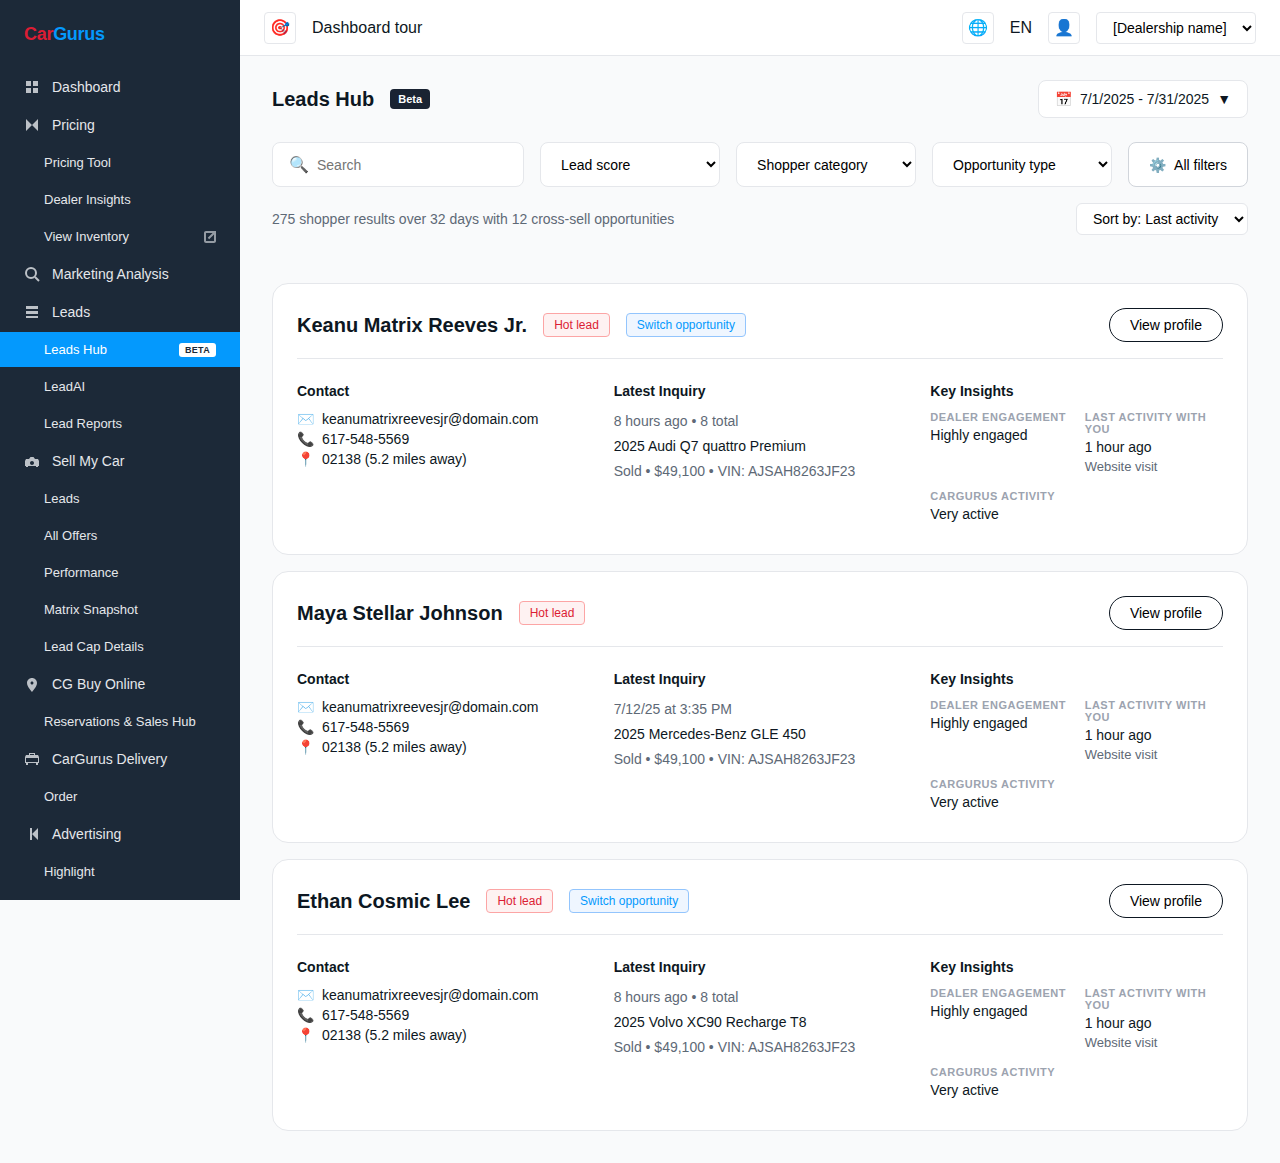
<file: deploy/leads-hub-figma.html>
<!DOCTYPE html>
<html lang="en">
<head>
    <meta charset="UTF-8">
    <meta name="viewport" content="width=device-width, initial-scale=1.0">
    <title>Leads Hub - CarGurus</title>
    <link rel="stylesheet" href="leads-hub-figma-styles.css">
</head>
<body>
    <!-- Sidebar -->
    <aside class="sidebar">
        <div class="sidebar-header">
            <div class="cargurus-logo">
                <span class="logo-car">Car</span><span class="logo-gurus">Gurus</span>
            </div>
        </div>

        <nav class="sidebar-nav">
            <!-- Dashboard -->
            <div class="nav-item">
                <svg class="nav-icon" width="16" height="16" viewBox="0 0 16 16" fill="currentColor">
                    <path d="M2 2h5v5H2V2zm0 7h5v5H2V9zm7-7h5v5H9V2zm0 7h5v5H9V9z"/>
                </svg>
                <span>Dashboard</span>
            </div>

            <!-- Pricing -->
            <div class="nav-item">
                <svg class="nav-icon" width="16" height="16" viewBox="0 0 16 16" fill="currentColor">
                    <path d="M2 2l6 6-6 6V2zm12 0v12l-6-6 6-6z"/>
                </svg>
                <span>Pricing</span>
            </div>
            <div class="nav-item nav-item-nested">
                <span>Pricing Tool</span>
            </div>
            <div class="nav-item nav-item-nested">
                <span>Dealer Insights</span>
            </div>
            <div class="nav-item nav-item-nested">
                <span>View Inventory</span>
                <svg class="external-icon" width="12" height="12" viewBox="0 0 12 12" fill="currentColor">
                    <path d="M10 10H2V2h4V0H2C.9 0 0 .9 0 2v8c0 1.1.9 2 2 2h8c1.1 0 2-.9 2-2V6h-2v4zM6 0v2h2.59L3.76 6.83l1.41 1.41L10 3.41V6h2V0H6z"/>
                </svg>
            </div>

            <!-- Marketing Analysis -->
            <div class="nav-item">
                <svg class="nav-icon" width="16" height="16" viewBox="0 0 16 16" fill="currentColor">
                    <circle cx="7" cy="7" r="5" stroke="currentColor" fill="none" stroke-width="2"/>
                    <path d="M11 11l4 4" stroke="currentColor" stroke-width="2"/>
                </svg>
                <span>Marketing Analysis</span>
            </div>

            <!-- Leads -->
            <div class="nav-item">
                <svg class="nav-icon" width="16" height="16" viewBox="0 0 16 16" fill="currentColor">
                    <path d="M2 2h12v3H2V2zm0 5h12v3H2V7zm0 5h12v2H2v-2z"/>
                </svg>
                <span>Leads</span>
            </div>
            <div class="nav-item nav-item-nested active">
                <span>Leads Hub</span>
                <span class="beta-tag">Beta</span>
            </div>
            <div class="nav-item nav-item-nested">
                <span>LeadAI</span>
            </div>
            <div class="nav-item nav-item-nested">
                <span>Lead Reports</span>
            </div>

            <!-- Sell My Car -->
            <div class="nav-item">
                <svg class="nav-icon" width="16" height="16" viewBox="0 0 16 16" fill="currentColor">
                    <path d="M14 6h-3l-1.5-2h-3L5 6H2L1 8v5h1v1h2v-1h8v1h2v-1h1V8l-1-2zm-6 6c-1.1 0-2-.9-2-2s.9-2 2-2 2 .9 2 2-.9 2-2 2z"/>
                </svg>
                <span>Sell My Car</span>
            </div>
            <div class="nav-item nav-item-nested">
                <span>Leads</span>
            </div>
            <div class="nav-item nav-item-nested">
                <span>All Offers</span>
            </div>
            <div class="nav-item nav-item-nested">
                <span>Performance</span>
            </div>
            <div class="nav-item nav-item-nested">
                <span>Matrix Snapshot</span>
            </div>
            <div class="nav-item nav-item-nested">
                <span>Lead Cap Details</span>
            </div>

            <!-- CG Buy Online -->
            <div class="nav-item">
                <svg class="nav-icon" width="16" height="16" viewBox="0 0 16 16" fill="currentColor">
                    <path d="M8 2C5.24 2 3 4.24 3 7c0 3.54 5 9 5 9s5-5.46 5-9c0-2.76-2.24-5-5-5zm0 6.5c-.83 0-1.5-.67-1.5-1.5S7.17 5.5 8 5.5s1.5.67 1.5 1.5S8.83 8.5 8 8.5z"/>
                </svg>
                <span>CG Buy Online</span>
            </div>
            <div class="nav-item nav-item-nested">
                <span>Reservations & Sales Hub</span>
            </div>

            <!-- CarGurus Delivery -->
            <div class="nav-item">
                <svg class="nav-icon" width="16" height="16" viewBox="0 0 16 16" fill="currentColor">
                    <path d="M14 4h-3V2H5v2H2L1 6v6h1v2h2v-2h8v2h2v-2h1V6l-1-2zM6 3h4v1H6V3zm8 8H2V7h12v4z"/>
                </svg>
                <span>CarGurus Delivery</span>
            </div>
            <div class="nav-item nav-item-nested">
                <span>Order</span>
            </div>

            <!-- Advertising -->
            <div class="nav-item">
                <svg class="nav-icon" width="16" height="16" viewBox="0 0 16 16" fill="currentColor">
                    <path d="M14 2l-6 6V2H6v12h2V8l6 6V2z"/>
                </svg>
                <span>Advertising</span>
            </div>
            <div class="nav-item nav-item-nested">
                <span>Highlight</span>
            </div>
            <div class="nav-item nav-item-nested">
                <span>RPM for Dealers</span>
            </div>

            <!-- Digital Deal -->
            <div class="nav-item">
                <svg class="nav-icon" width="16" height="16" viewBox="0 0 16 16" fill="currentColor">
                    <path d="M13 7h-2V5c0-1.1-.9-2-2-2H7c-1.1 0-2 .9-2 2v2H3c-1.1 0-2 .9-2 2v4c0 1.1.9 2 2 2h10c1.1 0 2-.9 2-2V9c0-1.1-.9-2-2-2zM7 5h2v2H7V5z"/>
                </svg>
                <span>Digital Deal</span>
            </div>

            <!-- Settings -->
            <div class="nav-item" onclick="navigateTo('settings.html')">
                <svg class="nav-icon" width="16" height="16" viewBox="0 0 16 16" fill="currentColor">
                    <path d="M14.5 8c0-.3 0-.6-.1-.9l2-1.6c.2-.1.2-.4.1-.6l-1.9-3.3c-.1-.2-.4-.3-.6-.2l-2.4.9c-.5-.4-1-.7-1.6-.9L9.6.8c0-.2-.3-.4-.5-.4h-3.8c-.2 0-.5.2-.5.4L4.4 3.4c-.6.2-1.1.5-1.6.9l-2.4-.9c-.2-.1-.5 0-.6.2L-2 6.9c-.1.2-.1.5.1.6l2 1.6c-.1.3-.1.6-.1.9s0 .6.1.9l-2 1.6c-.2.1-.2.4-.1.6l1.9 3.3c.1.2.4.3.6.2l2.4-.9c.5.4 1 .7 1.6.9l.4 2.6c0 .2.3.4.5.4h3.8c.2 0 .5-.2.5-.4l.4-2.6c.6-.2 1.1-.5 1.6-.9l2.4.9c.2.1.5 0 .6-.2l1.9-3.3c.1-.2.1-.5-.1-.6l-2-1.6c.1-.3.1-.6.1-.9zM7.5 10.5c-1.4 0-2.5-1.1-2.5-2.5s1.1-2.5 2.5-2.5 2.5 1.1 2.5 2.5-1.1 2.5-2.5 2.5z"/>
                </svg>
                <span>Settings</span>
            </div>
        </nav>
    </aside>

    <!-- Main Content -->
    <main class="main-content">
        <!-- App Bar -->
        <header class="app-bar">
            <div class="app-bar-left">
                <button class="icon-btn">🎯</button>
                <span>Dashboard tour</span>
            </div>
            <div class="app-bar-right">
                <button class="icon-btn">🌐</button>
                <span>EN</span>
                <button class="icon-btn">👤</button>
                <select class="dealership-select">
                    <option>[Dealership name]</option>
                </select>
            </div>
        </header>

        <!-- Page Header -->
        <div class="page-header">
            <div class="page-title-row">
                <h1>Leads Hub</h1>
                <span class="beta-badge">Beta</span>
                <div class="date-selector">
                    <span class="calendar-icon">📅</span>
                    <span>7/1/2025 - 7/31/2025</span>
                    <span class="dropdown-icon">▼</span>
                </div>
            </div>

            <!-- Search and Filters -->
            <div class="search-filters-row">
                <div class="search-box">
                    <span class="search-icon">🔍</span>
                    <input type="text" placeholder="Search" />
                </div>

                <div class="filter-group">
                    <select class="filter-dropdown">
                        <option>Lead score</option>
                        <option>All</option>
                    </select>

                    <select class="filter-dropdown">
                        <option>Shopper category</option>
                        <option>All</option>
                    </select>

                    <select class="filter-dropdown">
                        <option>Opportunity type</option>
                        <option>All shoppers</option>
                    </select>

                    <button class="all-filters-btn">
                        <span class="filter-icon">⚙️</span>
                        All filters
                    </button>
                </div>
            </div>

            <!-- Results Summary -->
            <div class="results-row">
                <p class="results-text">275 shopper results over 32 days with 12 cross-sell opportunities</p>
                <select class="sort-dropdown">
                    <option>Sort by: Last activity</option>
                </select>
            </div>
        </div>

        <!-- Shopper Cards -->
        <div class="shopper-cards-container">
            <!-- Card 1 -->
            <article class="shopper-card">
                <div class="card-header">
                    <div class="card-header-left">
                        <h2 class="shopper-name">Keanu Matrix Reeves Jr.</h2>
                        <span class="tag tag-hot">Hot lead</span>
                        <span class="tag tag-switch">Switch opportunity</span>
                    </div>
                    <button class="view-profile-btn" onclick="navigateTo('shopper-profile.html?id=sample')">View profile</button>
                </div>

                <div class="card-content">
                    <div class="card-section">
                        <h3 class="section-title">Contact</h3>
                        <div class="contact-info">
                            <div class="info-item">
                                <span class="icon">✉️</span>
                                <span>keanumatrixreevesjr@domain.com</span>
                            </div>
                            <div class="info-item">
                                <span class="icon">📞</span>
                                <span>617-548-5569</span>
                            </div>
                            <div class="info-item">
                                <span class="icon">📍</span>
                                <span>02138 (5.2 miles away)</span>
                            </div>
                        </div>
                    </div>

                    <div class="card-section">
                        <h3 class="section-title">Latest Inquiry</h3>
                        <div class="inquiry-info">
                            <p class="inquiry-time">8 hours ago • 8 total</p>
                            <p class="inquiry-vehicle">2025 Audi Q7 quattro Premium</p>
                            <p class="inquiry-details">Sold • $49,100 • VIN: AJSAH8263JF23</p>
                        </div>
                    </div>

                    <div class="card-section">
                        <h3 class="section-title">Key Insights</h3>
                        <div class="insights-grid">
                            <div class="insight-item">
                                <span class="insight-label">DEALER ENGAGEMENT</span>
                                <p class="insight-value">Highly engaged</p>
                            </div>
                            <div class="insight-item">
                                <span class="insight-label">LAST ACTIVITY WITH YOU</span>
                                <p class="insight-value">1 hour ago</p>
                                <p class="insight-detail">Website visit</p>
                            </div>
                        </div>
                        <div class="insights-grid">
                            <div class="insight-item">
                                <span class="insight-label">CARGURUS ACTIVITY</span>
                                <p class="insight-value">Very active</p>
                            </div>
                        </div>
                    </div>
                </div>
            </article>

            <!-- Card 2 -->
            <article class="shopper-card">
                <div class="card-header">
                    <div class="card-header-left">
                        <h2 class="shopper-name">Maya Stellar Johnson</h2>
                        <span class="tag tag-hot">Hot lead</span>
                    </div>
                    <button class="view-profile-btn" onclick="navigateTo('shopper-profile.html?id=sample')">View profile</button>
                </div>

                <div class="card-content">
                    <div class="card-section">
                        <h3 class="section-title">Contact</h3>
                        <div class="contact-info">
                            <div class="info-item">
                                <span class="icon">✉️</span>
                                <span>keanumatrixreevesjr@domain.com</span>
                            </div>
                            <div class="info-item">
                                <span class="icon">📞</span>
                                <span>617-548-5569</span>
                            </div>
                            <div class="info-item">
                                <span class="icon">📍</span>
                                <span>02138 (5.2 miles away)</span>
                            </div>
                        </div>
                    </div>

                    <div class="card-section">
                        <h3 class="section-title">Latest Inquiry</h3>
                        <div class="inquiry-info">
                            <p class="inquiry-time">7/12/25 at 3:35 PM</p>
                            <p class="inquiry-vehicle">2025 Mercedes-Benz GLE 450</p>
                            <p class="inquiry-details">Sold • $49,100 • VIN: AJSAH8263JF23</p>
                        </div>
                    </div>

                    <div class="card-section">
                        <h3 class="section-title">Key Insights</h3>
                        <div class="insights-grid">
                            <div class="insight-item">
                                <span class="insight-label">DEALER ENGAGEMENT</span>
                                <p class="insight-value">Highly engaged</p>
                            </div>
                            <div class="insight-item">
                                <span class="insight-label">LAST ACTIVITY WITH YOU</span>
                                <p class="insight-value">1 hour ago</p>
                                <p class="insight-detail">Website visit</p>
                            </div>
                        </div>
                        <div class="insights-grid">
                            <div class="insight-item">
                                <span class="insight-label">CARGURUS ACTIVITY</span>
                                <p class="insight-value">Very active</p>
                            </div>
                        </div>
                    </div>
                </div>
            </article>

            <!-- Card 3 -->
            <article class="shopper-card">
                <div class="card-header">
                    <div class="card-header-left">
                        <h2 class="shopper-name">Ethan Cosmic Lee</h2>
                        <span class="tag tag-hot">Hot lead</span>
                        <span class="tag tag-switch">Switch opportunity</span>
                    </div>
                    <button class="view-profile-btn" onclick="navigateTo('shopper-profile.html?id=sample')">View profile</button>
                </div>

                <div class="card-content">
                    <div class="card-section">
                        <h3 class="section-title">Contact</h3>
                        <div class="contact-info">
                            <div class="info-item">
                                <span class="icon">✉️</span>
                                <span>keanumatrixreevesjr@domain.com</span>
                            </div>
                            <div class="info-item">
                                <span class="icon">📞</span>
                                <span>617-548-5569</span>
                            </div>
                            <div class="info-item">
                                <span class="icon">📍</span>
                                <span>02138 (5.2 miles away)</span>
                            </div>
                        </div>
                    </div>

                    <div class="card-section">
                        <h3 class="section-title">Latest Inquiry</h3>
                        <div class="inquiry-info">
                            <p class="inquiry-time">8 hours ago • 8 total</p>
                            <p class="inquiry-vehicle">2025 Volvo XC90 Recharge T8</p>
                            <p class="inquiry-details">Sold • $49,100 • VIN: AJSAH8263JF23</p>
                        </div>
                    </div>

                    <div class="card-section">
                        <h3 class="section-title">Key Insights</h3>
                        <div class="insights-grid">
                            <div class="insight-item">
                                <span class="insight-label">DEALER ENGAGEMENT</span>
                                <p class="insight-value">Highly engaged</p>
                            </div>
                            <div class="insight-item">
                                <span class="insight-label">LAST ACTIVITY WITH YOU</span>
                                <p class="insight-value">1 hour ago</p>
                                <p class="insight-detail">Website visit</p>
                            </div>
                        </div>
                        <div class="insights-grid">
                            <div class="insight-item">
                                <span class="insight-label">CARGURUS ACTIVITY</span>
                                <p class="insight-value">Very active</p>
                            </div>
                        </div>
                    </div>
                </div>
            </article>
        </div>
    </main>

    <script>
        function navigateTo(page) {
            window.location.href = page;
        }
    </script>
</body>
</html>
</file>
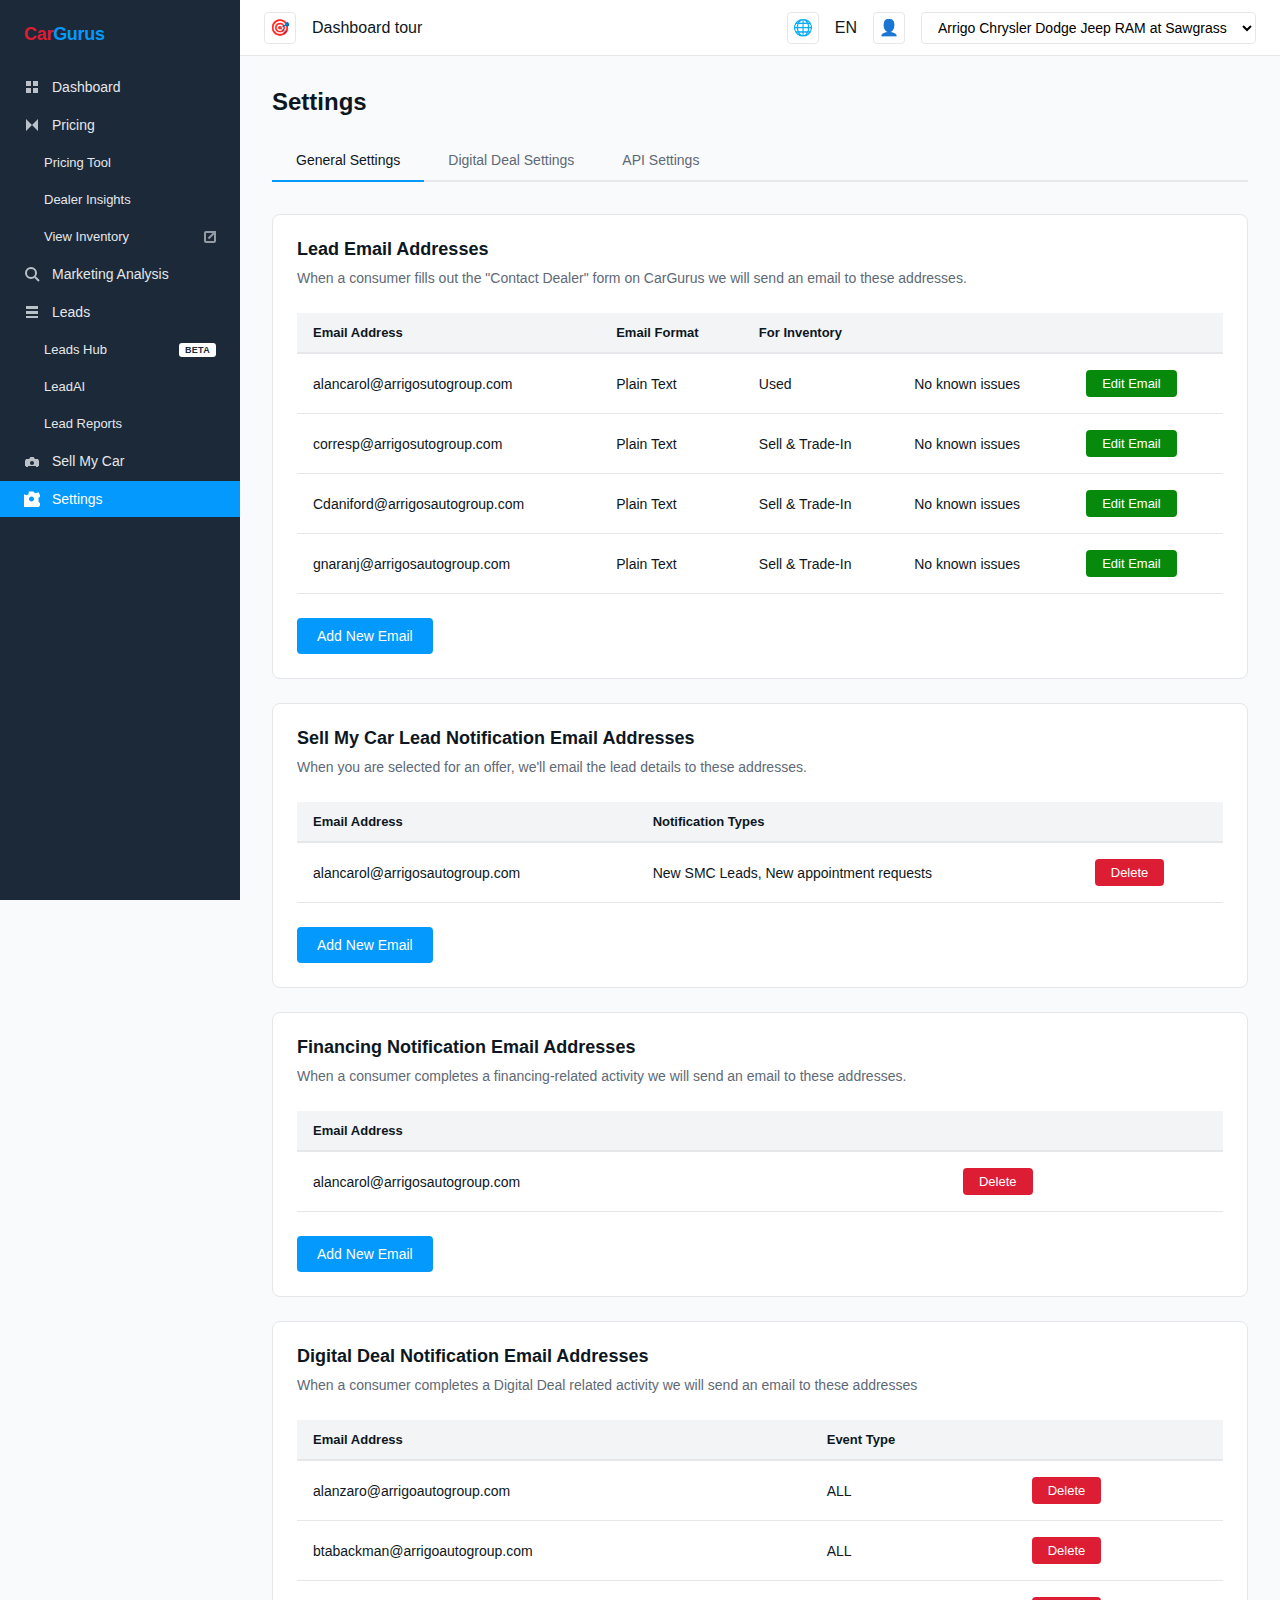
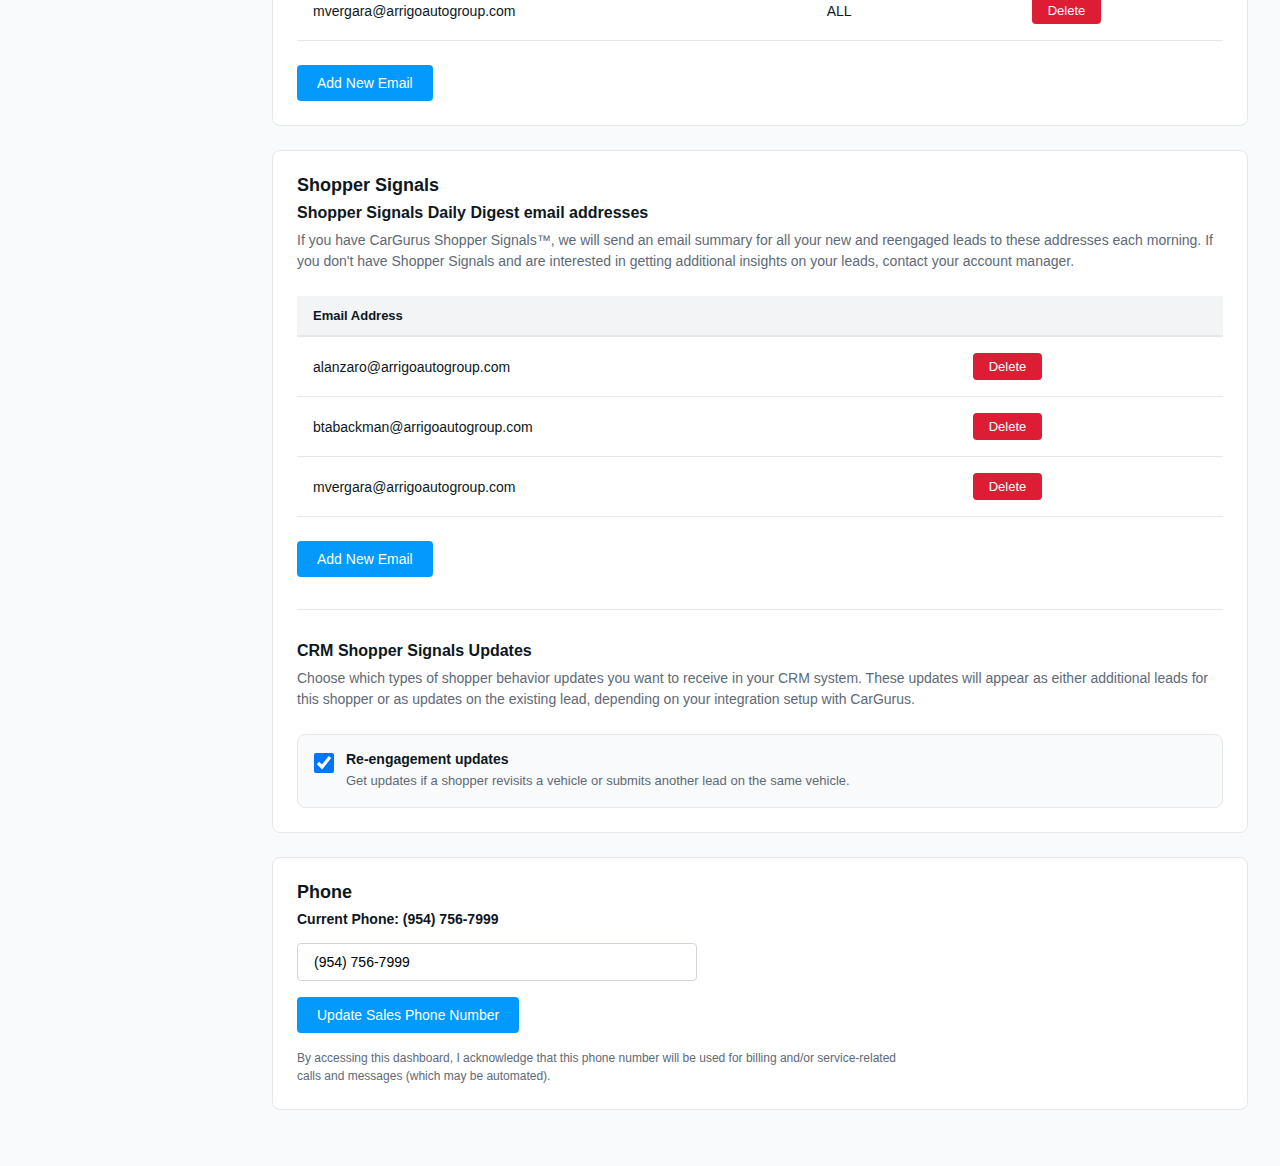
<file: deploy/settings.html>
<!DOCTYPE html>
<html lang="en">
<head>
    <meta charset="UTF-8">
    <meta name="viewport" content="width=device-width, initial-scale=1.0">
    <title>Settings - CarGurus</title>
    <link rel="stylesheet" href="leads-hub-figma-styles.css">
    <link rel="stylesheet" href="settings-styles.css">
</head>
<body>
    <!-- Sidebar -->
    <aside class="sidebar">
        <div class="sidebar-header">
            <div class="cargurus-logo">
                <span class="logo-car">Car</span><span class="logo-gurus">Gurus</span>
            </div>
        </div>

        <nav class="sidebar-nav">
            <!-- Dashboard -->
            <div class="nav-item" onclick="navigateTo('leads-hub-figma.html')">
                <svg class="nav-icon" width="16" height="16" viewBox="0 0 16 16" fill="currentColor">
                    <path d="M2 2h5v5H2V2zm0 7h5v5H2V9zm7-7h5v5H9V2zm0 7h5v5H9V9z"/>
                </svg>
                <span>Dashboard</span>
            </div>

            <!-- Pricing -->
            <div class="nav-item">
                <svg class="nav-icon" width="16" height="16" viewBox="0 0 16 16" fill="currentColor">
                    <path d="M2 2l6 6-6 6V2zm12 0v12l-6-6 6-6z"/>
                </svg>
                <span>Pricing</span>
            </div>
            <div class="nav-item nav-item-nested">
                <span>Pricing Tool</span>
            </div>
            <div class="nav-item nav-item-nested">
                <span>Dealer Insights</span>
            </div>
            <div class="nav-item nav-item-nested">
                <span>View Inventory</span>
                <svg class="external-icon" width="12" height="12" viewBox="0 0 12 12" fill="currentColor">
                    <path d="M10 10H2V2h4V0H2C.9 0 0 .9 0 2v8c0 1.1.9 2 2 2h8c1.1 0 2-.9 2-2V6h-2v4zM6 0v2h2.59L3.76 6.83l1.41 1.41L10 3.41V6h2V0H6z"/>
                </svg>
            </div>

            <!-- Marketing Analysis -->
            <div class="nav-item">
                <svg class="nav-icon" width="16" height="16" viewBox="0 0 16 16" fill="currentColor">
                    <circle cx="7" cy="7" r="5" stroke="currentColor" fill="none" stroke-width="2"/>
                    <path d="M11 11l4 4" stroke="currentColor" stroke-width="2"/>
                </svg>
                <span>Marketing Analysis</span>
            </div>

            <!-- Leads -->
            <div class="nav-item">
                <svg class="nav-icon" width="16" height="16" viewBox="0 0 16 16" fill="currentColor">
                    <path d="M2 2h12v3H2V2zm0 5h12v3H2V7zm0 5h12v2H2v-2z"/>
                </svg>
                <span>Leads</span>
            </div>
            <div class="nav-item nav-item-nested" onclick="navigateTo('leads-hub-figma.html')">
                <span>Leads Hub</span>
                <span class="beta-tag">Beta</span>
            </div>
            <div class="nav-item nav-item-nested">
                <span>LeadAI</span>
            </div>
            <div class="nav-item nav-item-nested">
                <span>Lead Reports</span>
            </div>

            <!-- Sell My Car -->
            <div class="nav-item">
                <svg class="nav-icon" width="16" height="16" viewBox="0 0 16 16" fill="currentColor">
                    <path d="M14 6h-3l-1.5-2h-3L5 6H2L1 8v5h1v1h2v-1h8v1h2v-1h1V8l-1-2zm-6 6c-1.1 0-2-.9-2-2s.9-2 2-2 2 .9 2 2-.9 2-2 2z"/>
                </svg>
                <span>Sell My Car</span>
            </div>

            <!-- Settings - Active -->
            <div class="nav-item active">
                <svg class="nav-icon" width="16" height="16" viewBox="0 0 16 16" fill="currentColor">
                    <path d="M14.5 8c0-.3 0-.6-.1-.9l2-1.6c.2-.1.2-.4.1-.6l-1.9-3.3c-.1-.2-.4-.3-.6-.2l-2.4.9c-.5-.4-1-.7-1.6-.9L9.6.8c0-.2-.3-.4-.5-.4h-3.8c-.2 0-.5.2-.5.4L4.4 3.4c-.6.2-1.1.5-1.6.9l-2.4-.9c-.2-.1-.5 0-.6.2L-2 6.9c-.1.2-.1.5.1.6l2 1.6c-.1.3-.1.6-.1.9s0 .6.1.9l-2 1.6c-.2.1-.2.4-.1.6l1.9 3.3c.1.2.4.3.6.2l2.4-.9c.5.4 1 .7 1.6.9l.4 2.6c0 .2.3.4.5.4h3.8c.2 0 .5-.2.5-.4l.4-2.6c.6-.2 1.1-.5 1.6-.9l2.4.9c.2.1.5 0 .6-.2l1.9-3.3c.1-.2.1-.5-.1-.6l-2-1.6c.1-.3.1-.6.1-.9zM7.5 10.5c-1.4 0-2.5-1.1-2.5-2.5s1.1-2.5 2.5-2.5 2.5 1.1 2.5 2.5-1.1 2.5-2.5 2.5z"/>
                </svg>
                <span>Settings</span>
            </div>
        </nav>
    </aside>

    <!-- Main Content -->
    <main class="main-content">
        <!-- App Bar -->
        <header class="app-bar">
            <div class="app-bar-left">
                <button class="icon-btn">🎯</button>
                <span>Dashboard tour</span>
            </div>
            <div class="app-bar-right">
                <button class="icon-btn">🌐</button>
                <span>EN</span>
                <button class="icon-btn">👤</button>
                <select class="dealership-select">
                    <option>Arrigo Chrysler Dodge Jeep RAM at Sawgrass</option>
                </select>
            </div>
        </header>

        <!-- Settings Content -->
        <div class="settings-container">
            <h1 class="settings-title">Settings</h1>

            <!-- Tabs -->
            <div class="settings-tabs">
                <button class="tab-button active">General Settings</button>
                <button class="tab-button">Digital Deal Settings</button>
                <button class="tab-button">API Settings</button>
            </div>

            <!-- Lead Email Addresses Section -->
            <section class="settings-section">
                <h2 class="section-heading">Lead Email Addresses</h2>
                <p class="section-description">When a consumer fills out the "Contact Dealer" form on CarGurus we will send an email to these addresses.</p>

                <table class="settings-table">
                    <thead>
                        <tr>
                            <th>Email Address</th>
                            <th>Email Format</th>
                            <th>For Inventory</th>
                            <th></th>
                            <th></th>
                        </tr>
                    </thead>
                    <tbody>
                        <tr>
                            <td>alancarol@arrigosutogroup.com</td>
                            <td>Plain Text</td>
                            <td>Used</td>
                            <td>No known issues</td>
                            <td><button class="btn-edit">Edit Email</button></td>
                        </tr>
                        <tr>
                            <td>corresp@arrigosutogroup.com</td>
                            <td>Plain Text</td>
                            <td>Sell & Trade-In</td>
                            <td>No known issues</td>
                            <td><button class="btn-edit">Edit Email</button></td>
                        </tr>
                        <tr>
                            <td>Cdaniford@arrigosautogroup.com</td>
                            <td>Plain Text</td>
                            <td>Sell & Trade-In</td>
                            <td>No known issues</td>
                            <td><button class="btn-edit">Edit Email</button></td>
                        </tr>
                        <tr>
                            <td>gnaranj@arrigosautogroup.com</td>
                            <td>Plain Text</td>
                            <td>Sell & Trade-In</td>
                            <td>No known issues</td>
                            <td><button class="btn-edit">Edit Email</button></td>
                        </tr>
                    </tbody>
                </table>

                <button class="btn-add-new">Add New Email</button>
            </section>

            <!-- Sell My Car Lead Notification Section -->
            <section class="settings-section">
                <h2 class="section-heading">Sell My Car Lead Notification Email Addresses</h2>
                <p class="section-description">When you are selected for an offer, we'll email the lead details to these addresses.</p>

                <table class="settings-table">
                    <thead>
                        <tr>
                            <th>Email Address</th>
                            <th>Notification Types</th>
                            <th></th>
                        </tr>
                    </thead>
                    <tbody>
                        <tr>
                            <td>alancarol@arrigosautogroup.com</td>
                            <td>New SMC Leads, New appointment requests</td>
                            <td><button class="btn-delete">Delete</button></td>
                        </tr>
                    </tbody>
                </table>

                <button class="btn-add-new">Add New Email</button>
            </section>

            <!-- Financing Notification Section -->
            <section class="settings-section">
                <h2 class="section-heading">Financing Notification Email Addresses</h2>
                <p class="section-description">When a consumer completes a financing-related activity we will send an email to these addresses.</p>

                <table class="settings-table">
                    <thead>
                        <tr>
                            <th>Email Address</th>
                            <th></th>
                        </tr>
                    </thead>
                    <tbody>
                        <tr>
                            <td>alancarol@arrigosautogroup.com</td>
                            <td><button class="btn-delete">Delete</button></td>
                        </tr>
                    </tbody>
                </table>

                <button class="btn-add-new">Add New Email</button>
            </section>

            <!-- Digital Deal Notification Section -->
            <section class="settings-section">
                <h2 class="section-heading">Digital Deal Notification Email Addresses</h2>
                <p class="section-description">When a consumer completes a Digital Deal related activity we will send an email to these addresses</p>

                <table class="settings-table">
                    <thead>
                        <tr>
                            <th>Email Address</th>
                            <th>Event Type</th>
                            <th></th>
                        </tr>
                    </thead>
                    <tbody>
                        <tr>
                            <td>alanzaro@arrigoautogroup.com</td>
                            <td>ALL</td>
                            <td><button class="btn-delete">Delete</button></td>
                        </tr>
                        <tr>
                            <td>btabackman@arrigoautogroup.com</td>
                            <td>ALL</td>
                            <td><button class="btn-delete">Delete</button></td>
                        </tr>
                        <tr>
                            <td>mvergara@arrigoautogroup.com</td>
                            <td>ALL</td>
                            <td><button class="btn-delete">Delete</button></td>
                        </tr>
                    </tbody>
                </table>

                <button class="btn-add-new">Add New Email</button>
            </section>

            <!-- Shopper Signals Section -->
            <section class="settings-section">
                <h2 class="section-heading">Shopper Signals</h2>

                <!-- Sub-section 1: Daily Digest Emails -->
                <div class="subsection">
                    <h3 class="subsection-heading">Shopper Signals Daily Digest email addresses</h3>
                    <p class="section-description">If you have CarGurus Shopper Signals™, we will send an email summary for all your new and reengaged leads to these addresses each morning. If you don't have Shopper Signals and are interested in getting additional insights on your leads, contact your account manager.</p>

                    <table class="settings-table">
                        <thead>
                            <tr>
                                <th>Email Address</th>
                                <th></th>
                            </tr>
                        </thead>
                        <tbody>
                            <tr>
                                <td>alanzaro@arrigoautogroup.com</td>
                                <td><button class="btn-delete">Delete</button></td>
                            </tr>
                            <tr>
                                <td>btabackman@arrigoautogroup.com</td>
                                <td><button class="btn-delete">Delete</button></td>
                            </tr>
                            <tr>
                                <td>mvergara@arrigoautogroup.com</td>
                                <td><button class="btn-delete">Delete</button></td>
                            </tr>
                        </tbody>
                    </table>

                    <button class="btn-add-new">Add New Email</button>
                </div>

                <!-- Sub-section 2: CRM Updates -->
                <div class="subsection">
                    <h3 class="subsection-heading">CRM Shopper Signals Updates</h3>
                    <p class="section-description">Choose which types of shopper behavior updates you want to receive in your CRM system. These updates will appear as either additional leads for this shopper or as updates on the existing lead, depending on your integration setup with CarGurus.</p>

                    <div class="checkbox-group">
                        <div class="checkbox-item">
                            <input type="checkbox" id="reengagement-updates" checked onchange="handleCheckboxChange('reengagement')">
                            <div class="checkbox-content">
                                <label for="reengagement-updates" class="checkbox-label">Re-engagement updates</label>
                                <p class="checkbox-description">Get updates if a shopper revisits a vehicle or submits another lead on the same vehicle.</p>
                            </div>
                        </div>
                    </div>

                    <!-- Save Button (hidden by default) -->
                    <button id="save-crm-settings" class="btn-save-settings" style="display: none;" onclick="saveCRMSettings()">
                        Save Changes
                    </button>

                    <!-- Confirmation Message (hidden by default) -->
                    <div id="crm-confirmation" class="confirmation-message" style="display: none;">
                        <span class="confirmation-icon">✓</span>
                        <div class="confirmation-content">
                            <strong>Settings saved successfully!</strong>
                            <p id="confirmation-text"></p>
                        </div>
                    </div>
                </div>
            </section>

            <!-- Phone Section -->
            <section class="settings-section">
                <h2 class="section-heading">Phone</h2>
                <div class="phone-section">
                    <label class="phone-label">Current Phone: (954) 756-7999</label>
                    <input type="text" class="phone-input" value="(954) 756-7999" placeholder="(954) 756-7999">
                    <button class="btn-update-phone">Update Sales Phone Number</button>
                    <p class="phone-disclaimer">By accessing this dashboard, I acknowledge that this phone number will be used for billing and/or service-related calls and messages (which may be automated).</p>
                </div>
            </section>
        </div>
    </main>

    <script>
        function navigateTo(page) {
            window.location.href = page;
        }

        // Track original state
        let originalCRMSettings = {
            reengagement: true
        };

        // Track current state
        let currentCRMSettings = {
            reengagement: true
        };

        function handleCheckboxChange(settingType) {
            const checkbox = document.getElementById(settingType + '-updates');
            currentCRMSettings[settingType] = checkbox.checked;

            // Check if settings have changed from original
            const hasChanges = Object.keys(originalCRMSettings).some(
                key => originalCRMSettings[key] !== currentCRMSettings[key]
            );

            // Show/hide save button based on changes
            const saveButton = document.getElementById('save-crm-settings');
            if (hasChanges) {
                saveButton.style.display = 'block';
            } else {
                saveButton.style.display = 'none';
            }

            // Hide confirmation message when making new changes
            document.getElementById('crm-confirmation').style.display = 'none';
        }

        function saveCRMSettings() {
            // Get the checkbox state
            const reengagementEnabled = currentCRMSettings.reengagement;

            // Update original settings to current
            originalCRMSettings = { ...currentCRMSettings };

            // Hide save button
            document.getElementById('save-crm-settings').style.display = 'none';

            // Show confirmation message
            const confirmationDiv = document.getElementById('crm-confirmation');
            const confirmationText = document.getElementById('confirmation-text');

            if (reengagementEnabled) {
                confirmationText.innerHTML = 'Re-engagement updates are now <strong>enabled</strong>. You will receive notifications in your CRM when shoppers revisit vehicles or submit additional leads.';
            } else {
                confirmationText.innerHTML = 'Re-engagement updates are now <strong>disabled</strong>. You will no longer receive notifications in your CRM when shoppers revisit vehicles or submit additional leads.';
            }

            confirmationDiv.style.display = 'flex';

            // Auto-hide confirmation after 5 seconds
            setTimeout(() => {
                confirmationDiv.style.opacity = '0';
                setTimeout(() => {
                    confirmationDiv.style.display = 'none';
                    confirmationDiv.style.opacity = '1';
                }, 300);
            }, 5000);
        }
    </script>
</body>
</html>
</file>
<file: chat-tester-styles.css>
/* Dark Mode Chat Tester Styles */

:root {
    --bg-primary: #1a1a1a;
    --bg-secondary: #2d2d2d;
    --bg-tertiary: #3a3a3a;
    --text-primary: #ffffff;
    --text-secondary: #b0b0b0;
    --text-muted: #808080;
    --border-color: #404040;
    --user-message-bg: #0084ff;
    --agent-message-bg: #3a3a3a;
    --accent-primary: #0084ff;
    --accent-secondary: #404040;
    --success: #00c853;
    --error: #ff5252;
    --warning: #ffc107;
}

* {
    margin: 0;
    padding: 0;
    box-sizing: border-box;
}

body {
    font-family: -apple-system, BlinkMacSystemFont, 'Segoe UI', Roboto, Oxygen, Ubuntu, Cantarell, sans-serif;
    background: var(--bg-primary);
    color: var(--text-primary);
    line-height: 1.6;
    padding: 20px;
}

.container {
    max-width: 900px;
    margin: 0 auto;
}

/* Header */
header {
    text-align: center;
    margin-bottom: 30px;
    padding: 30px 20px;
    background: var(--bg-secondary);
    border-radius: 12px;
    border: 1px solid var(--border-color);
}

header h1 {
    font-size: 2rem;
    margin-bottom: 8px;
}

.subtitle {
    color: var(--text-secondary);
    font-size: 1rem;
}

/* Panel */
.panel {
    background: var(--bg-secondary);
    border-radius: 12px;
    padding: 30px;
    border: 1px solid var(--border-color);
}

.panel.hidden {
    display: none;
}

.panel h2 {
    margin-bottom: 20px;
    font-size: 1.5rem;
}

/* Form */
.form-group {
    margin-bottom: 20px;
}

.form-group label {
    display: block;
    margin-bottom: 8px;
    font-weight: 500;
    color: var(--text-primary);
}

.form-group input {
    width: 100%;
    padding: 12px 16px;
    background: var(--bg-tertiary);
    border: 1px solid var(--border-color);
    border-radius: 8px;
    color: var(--text-primary);
    font-size: 1rem;
    transition: border-color 0.2s;
}

.form-group input:focus {
    outline: none;
    border-color: var(--accent-primary);
}

.form-group small {
    display: block;
    margin-top: 6px;
    color: var(--text-muted);
    font-size: 0.85rem;
}

/* Buttons */
.btn {
    padding: 12px 24px;
    border: none;
    border-radius: 8px;
    font-size: 1rem;
    font-weight: 500;
    cursor: pointer;
    transition: all 0.2s;
}

.btn-primary {
    background: var(--accent-primary);
    color: white;
}

.btn-primary:hover {
    background: #0073e6;
    transform: translateY(-1px);
}

.btn-secondary {
    background: var(--accent-secondary);
    color: var(--text-primary);
}

.btn-secondary:hover {
    background: #4a4a4a;
}

/* Conversations List */
.conversations-list {
    margin-top: 40px;
    padding-top: 30px;
    border-top: 1px solid var(--border-color);
}

.conversations-list h3 {
    margin-bottom: 16px;
    font-size: 1.2rem;
}

#conversations-container {
    display: flex;
    flex-direction: column;
    gap: 12px;
}

.conversation-item {
    padding: 16px;
    background: var(--bg-tertiary);
    border: 1px solid var(--border-color);
    border-radius: 8px;
    cursor: pointer;
    transition: all 0.2s;
}

.conversation-item:hover {
    background: #454545;
    transform: translateX(4px);
}

.conversation-item .phone {
    font-weight: 600;
    color: var(--text-primary);
    margin-bottom: 4px;
}

.conversation-item .details {
    font-size: 0.9rem;
    color: var(--text-secondary);
}

.conversation-item .message-count {
    margin-top: 4px;
    font-size: 0.85rem;
    color: var(--text-muted);
}

.empty-state {
    text-align: center;
    padding: 40px;
    color: var(--text-muted);
}

/* Chat Panel */
.chat-header {
    display: flex;
    justify-content: space-between;
    align-items: flex-start;
    margin-bottom: 20px;
    padding-bottom: 20px;
    border-bottom: 1px solid var(--border-color);
}

.chat-info h2 {
    margin-bottom: 8px;
}

.session-info {
    display: flex;
    flex-wrap: wrap;
    gap: 16px;
    font-size: 0.9rem;
    color: var(--text-secondary);
}

.session-info span {
    display: flex;
    align-items: center;
    gap: 6px;
}

.session-info .label {
    color: var(--text-muted);
}

.session-info .value {
    color: var(--text-primary);
    font-weight: 500;
}

/* Messages */
.messages-container {
    height: 500px;
    overflow-y: auto;
    margin-bottom: 20px;
    padding: 20px;
    background: var(--bg-primary);
    border-radius: 8px;
    border: 1px solid var(--border-color);
}

.message {
    margin-bottom: 16px;
    display: flex;
    flex-direction: column;
}

.message.user {
    align-items: flex-end;
}

.message.agent {
    align-items: flex-start;
}

.message-bubble {
    max-width: 70%;
    padding: 12px 16px;
    border-radius: 16px;
    word-wrap: break-word;
}

.message.user .message-bubble {
    background: var(--user-message-bg);
    color: white;
    border-bottom-right-radius: 4px;
}

.message.agent .message-bubble {
    background: var(--agent-message-bg);
    color: var(--text-primary);
    border: 1px solid var(--border-color);
    border-bottom-left-radius: 4px;
}

.message-time {
    font-size: 0.75rem;
    color: var(--text-muted);
    margin-top: 4px;
    padding: 0 4px;
}

.message-sender {
    font-size: 0.85rem;
    color: var(--text-secondary);
    font-weight: 600;
    margin-bottom: 4px;
    padding: 0 4px;
}

/* Message Form */
.message-form {
    display: flex;
    gap: 12px;
}

.message-form input {
    flex: 1;
    padding: 12px 16px;
    background: var(--bg-tertiary);
    border: 1px solid var(--border-color);
    border-radius: 24px;
    color: var(--text-primary);
    font-size: 1rem;
}

.message-form input:focus {
    outline: none;
    border-color: var(--accent-primary);
}

.message-form button {
    padding: 12px 32px;
    border-radius: 24px;
}

/* Loading */
.loading {
    position: fixed;
    top: 50%;
    left: 50%;
    transform: translate(-50%, -50%);
    background: var(--bg-secondary);
    padding: 30px 40px;
    border-radius: 12px;
    border: 1px solid var(--border-color);
    text-align: center;
    box-shadow: 0 8px 32px rgba(0, 0, 0, 0.5);
}

.loading.hidden {
    display: none;
}

.spinner {
    width: 40px;
    height: 40px;
    margin: 0 auto 16px;
    border: 4px solid var(--border-color);
    border-top-color: var(--accent-primary);
    border-radius: 50%;
    animation: spin 1s linear infinite;
}

@keyframes spin {
    to { transform: rotate(360deg); }
}

/* Error State */
.message.error .message-bubble {
    background: var(--error);
    color: white;
}

/* Scrollbar */
.messages-container::-webkit-scrollbar {
    width: 8px;
}

.messages-container::-webkit-scrollbar-track {
    background: var(--bg-secondary);
}

.messages-container::-webkit-scrollbar-thumb {
    background: var(--border-color);
    border-radius: 4px;
}

.messages-container::-webkit-scrollbar-thumb:hover {
    background: #505050;
}

/* Responsive */
@media (max-width: 768px) {
    body {
        padding: 10px;
    }

    header {
        padding: 20px 15px;
    }

    header h1 {
        font-size: 1.5rem;
    }

    .panel {
        padding: 20px;
    }

    .messages-container {
        height: 400px;
    }

    .message-bubble {
        max-width: 85%;
    }

    .chat-header {
        flex-direction: column;
        gap: 16px;
    }
}
</file>
<file: leads-hub-figma-styles.css>
* {
    box-sizing: border-box;
}

:root {
    --bg-page: #eef0f3;
    --bg-surface: #ffffff;
    --bg-hot: #f7dddf;
    --bg-warm: #f6e7b3;
    --bg-switch: #d8e9f5;
    --bg-chip: #dfe3e8;
    --text-primary: #0d1722;
    --text-secondary: #66707c;
    --text-tertiary: #7b8490;
    --stroke-soft: #ccd1d7;
    --stroke-strong: #7c8692;
    --sidebar-bg: #1c2938;
    --sidebar-text: #e5e7eb;
    --shadow-soft: 0 1px 1px rgba(13, 23, 34, 0.04);
    --radius-tile: 14px;
    --radius-pill: 8px;
    --radius-button: 999px;
}

html,
body {
    margin: 0;
    min-height: 100%;
}

body {
    background: var(--bg-page);
    color: var(--text-primary);
    font-family: Graphik, "Helvetica Neue", Arial, sans-serif;
}

.sidebar {
    background: var(--sidebar-bg);
    color: #9ca3af;
    height: 100vh;
    left: 0;
    overflow-y: auto;
    padding: 24px 0;
    position: fixed;
    top: 0;
    width: 240px;
}

.sidebar-header {
    margin-bottom: 24px;
    padding: 0 24px;
}

.cargurus-logo {
    font-size: 18px;
    font-weight: 700;
    letter-spacing: -0.3px;
}

.logo-car {
    color: #dc1d34;
}

.logo-gurus {
    color: #0499fd;
}

.sidebar-nav {
    display: flex;
    flex-direction: column;
    gap: 2px;
}

.nav-item {
    align-items: center;
    color: var(--sidebar-text);
    cursor: pointer;
    display: flex;
    font-size: 14px;
    gap: 12px;
    padding: 10px 24px;
}

.nav-item:hover {
    background: rgba(255, 255, 255, 0.05);
}

.nav-item.active {
    background: #0499fd;
    color: #ffffff;
}

.nav-item-nested {
    font-size: 13px;
    padding-left: 44px;
}

.nav-icon {
    flex-shrink: 0;
    opacity: 0.85;
}

.external-icon {
    margin-left: auto;
    opacity: 0.65;
}

.beta-tag {
    background: #ffffff;
    border-radius: 3px;
    color: #1c2938;
    font-size: 9px;
    font-weight: 700;
    letter-spacing: 0.3px;
    margin-left: auto;
    padding: 2px 6px;
    text-transform: uppercase;
}

.main-content {
    margin-left: 240px;
    min-height: 100vh;
}

.app-bar {
    align-items: center;
    background: var(--bg-surface);
    border-bottom: 1px solid #e5e7eb;
    display: flex;
    height: 56px;
    justify-content: space-between;
    padding: 0 24px;
    position: sticky;
    top: 0;
    z-index: 10;
}

.app-bar-left,
.app-bar-right {
    align-items: center;
    display: flex;
    gap: 16px;
}

.icon-btn {
    align-items: center;
    background: transparent;
    border: 1px solid #e5e7eb;
    border-radius: 4px;
    cursor: pointer;
    display: inline-flex;
    font-size: 16px;
    height: 32px;
    justify-content: center;
    width: 32px;
}

.dealership-select {
    background: #ffffff;
    border: 1px solid #e5e7eb;
    border-radius: 4px;
    font-size: 14px;
    padding: 6px 12px;
}

.prototype-shell {
    padding: 36px 40px 64px;
}

.hub-heading {
    margin-bottom: 20px;
}

.hub-subtabs {
    background: #dde4ea;
    border-radius: 999px;
    display: inline-flex;
    gap: 4px;
    margin-bottom: 20px;
    padding: 4px;
}

.hub-subtab {
    background: transparent;
    border: 0;
    border-radius: 999px;
    color: var(--text-secondary);
    cursor: pointer;
    font: inherit;
    font-size: 15px;
    font-weight: 600;
    min-width: 168px;
    padding: 12px 18px;
    transition: background-color 0.2s ease, color 0.2s ease, box-shadow 0.2s ease;
}

.hub-subtab.active {
    background: var(--bg-surface);
    box-shadow: 0 1px 2px rgba(13, 23, 34, 0.12);
    color: var(--text-primary);
}

.hub-pane {
    display: none;
}

.hub-pane.active {
    display: block;
}

.hub-title-group {
    align-items: center;
    display: inline-flex;
    gap: 12px;
}

.hub-title-group h1 {
    font-family: "Rund Display", Graphik, "Helvetica Neue", Arial, sans-serif;
    font-size: 34px;
    font-weight: 600;
    letter-spacing: -0.3px;
    line-height: 1;
    margin: 0;
}

.summary-panel {
    background: var(--bg-surface);
    border: 1px solid var(--stroke-soft);
    border-radius: 24px;
    box-shadow: var(--shadow-soft);
    margin-bottom: 20px;
    padding: 28px 28px 26px;
}

.summary-header {
    align-items: center;
    display: flex;
    justify-content: space-between;
    margin-bottom: 22px;
}

.summary-header h2 {
    font-size: 24px;
    font-weight: 600;
    letter-spacing: 0.2px;
    line-height: 1.2;
    margin: 0;
}

.date-picker,
.sort-button,
.filters-button,
.view-profile-button {
    align-items: center;
    background: var(--bg-surface);
    border: 2px solid var(--stroke-strong);
    color: var(--text-primary);
    cursor: pointer;
    display: inline-flex;
    font: inherit;
}

.date-picker {
    border-radius: 8px;
    gap: 12px;
    min-height: 50px;
    padding: 0 14px;
}

.date-picker span,
.sort-button span {
    font-size: 20px;
    line-height: 1;
}

.date-picker-icon,
.chevron,
.filters-icon,
.search-icon,
.metric-icon {
    color: currentColor;
    display: inline-flex;
}

.date-picker svg,
.chevron svg,
.filters-icon svg,
.search-icon svg,
.metric-icon svg {
    display: block;
    fill: none;
    stroke: currentColor;
    stroke-linecap: round;
    stroke-linejoin: round;
    stroke-width: 1.8;
}

.date-picker-icon svg {
    height: 22px;
    width: 22px;
}

.chevron svg {
    height: 16px;
    width: 16px;
}

.metric-grid {
    display: grid;
    gap: 16px;
    grid-template-columns: repeat(4, minmax(0, 1fr));
}

.metric-tile {
    align-items: flex-end;
    background: var(--bg-surface);
    border: 1px solid var(--stroke-soft);
    border-radius: var(--radius-tile);
    display: flex;
    justify-content: space-between;
    min-height: 152px;
    padding: 18px 20px;
}

.metric-copy {
    display: flex;
    flex-direction: column;
    gap: 6px;
}

.metric-label {
    font-size: 19px;
    line-height: 1.2;
    margin: 0;
}

.metric-value {
    font-family: "Rund Display", Graphik, "Helvetica Neue", Arial, sans-serif;
    font-size: 34px;
    font-weight: 600;
    line-height: 1.05;
    margin: 0;
}

.metric-detail {
    font-size: 20px;
    line-height: 1.2;
    margin: 0;
}

.metric-icon {
    align-items: flex-end;
    height: 100%;
}

.metric-icon svg {
    height: 30px;
    width: 30px;
}

.controls-panel {
    margin-bottom: 18px;
}

.opening-rate-panel {
    background: linear-gradient(135deg, #ffffff 0%, #f6f9fc 100%);
    border: 1px solid var(--stroke-soft);
    border-radius: 24px;
    box-shadow: var(--shadow-soft);
    margin-bottom: 20px;
    padding: 24px 28px 26px;
}

.opening-rate-header {
    align-items: flex-start;
    display: flex;
    gap: 18px;
    justify-content: space-between;
    margin-bottom: 22px;
}

.opening-rate-eyebrow {
    color: var(--text-secondary);
    font-size: 14px;
    font-weight: 600;
    letter-spacing: 0.08em;
    margin: 0 0 8px;
    text-transform: uppercase;
}

.opening-rate-header h2 {
    font-family: "Rund Display", Graphik, "Helvetica Neue", Arial, sans-serif;
    font-size: 28px;
    font-weight: 600;
    letter-spacing: -0.02em;
    line-height: 1.05;
    margin: 0;
}

.opening-rate-tabs {
    background: #e8edf2;
    border-radius: 999px;
    display: inline-flex;
    gap: 4px;
    padding: 4px;
}

.opening-rate-tab {
    background: transparent;
    border: 0;
    border-radius: 999px;
    color: var(--text-secondary);
    cursor: pointer;
    font: inherit;
    font-size: 15px;
    font-weight: 600;
    padding: 11px 16px;
    transition: background-color 0.2s ease, color 0.2s ease, box-shadow 0.2s ease;
}

.opening-rate-tab.active {
    background: var(--bg-surface);
    box-shadow: 0 1px 2px rgba(13, 23, 34, 0.1);
    color: var(--text-primary);
}

.opening-rate-body {
    display: flex;
    flex-direction: column;
    gap: 18px;
}

.opening-rate-summary-grid {
    display: grid;
    gap: 16px;
    grid-template-columns: repeat(2, minmax(0, 1fr));
}

.opening-rate-metric-group {
    background: rgba(255, 255, 255, 0.82);
    border: 1px solid #dce3ea;
    border-radius: 18px;
    min-height: 126px;
    padding: 22px 24px;
}

.opening-rate-secondary-group {
    background: linear-gradient(180deg, #f4f8fb 0%, #edf3f7 100%);
}

.opening-rate-label {
    color: var(--text-secondary);
    font-size: 15px;
    font-weight: 600;
    margin: 0 0 10px;
}

.opening-rate-primary,
.opening-rate-secondary {
    font-family: "Rund Display", Graphik, "Helvetica Neue", Arial, sans-serif;
    letter-spacing: -0.02em;
    margin: 0;
}

.opening-rate-primary {
    font-size: 34px;
    font-weight: 600;
    line-height: 1.1;
}

.opening-rate-secondary {
    font-size: 28px;
    font-weight: 600;
    line-height: 1.15;
}

.opening-rate-trend-row {
    align-items: center;
    display: flex;
    flex-wrap: wrap;
    gap: 12px;
}

.opening-rate-footnote {
    color: var(--text-secondary);
    font-size: 14px;
    line-height: 1.35;
    margin: 10px 0 0;
}

.trend-pill {
    align-items: center;
    border-radius: 999px;
    display: inline-flex;
    font-size: 14px;
    font-weight: 600;
    gap: 6px;
    line-height: 1;
    padding: 8px 10px;
}

.trend-up {
    background: #e7f5ea;
    color: #196c34;
}

.trend-down {
    background: #fae5e5;
    color: #9f2f2f;
}

.trend-icon {
    font-size: 14px;
    line-height: 1;
}

.opening-rate-chart-grid {
    display: grid;
    gap: 16px;
    grid-template-columns: repeat(2, minmax(0, 1fr));
}

.chart-card {
    background: rgba(255, 255, 255, 0.9);
    border: 1px solid #dce3ea;
    border-radius: 20px;
    min-width: 0;
    padding: 18px 18px 14px;
}

.chart-card-header {
    align-items: flex-start;
    display: flex;
    gap: 16px;
    justify-content: space-between;
    margin-bottom: 14px;
}

.chart-title,
.chart-subtitle,
.chart-callout {
    margin: 0;
}

.chart-title {
    font-size: 17px;
    font-weight: 600;
    line-height: 1.2;
}

.chart-subtitle {
    color: var(--text-secondary);
    font-size: 14px;
    line-height: 1.35;
    margin-top: 5px;
}

.chart-callout {
    color: var(--text-primary);
    font-size: 15px;
    font-weight: 600;
    line-height: 1.2;
    white-space: nowrap;
}

.chart-frame {
    overflow: hidden;
}

.chart-svg {
    display: block;
    height: auto;
    width: 100%;
}

.chart-grid-line {
    stroke: #d9e1e8;
    stroke-width: 1;
}

.chart-axis-label {
    fill: var(--text-secondary);
    font-family: Graphik, "Helvetica Neue", Arial, sans-serif;
    font-size: 12px;
}

.chart-line {
    fill: none;
    stroke: #1e5eff;
    stroke-linecap: round;
    stroke-linejoin: round;
    stroke-width: 3;
}

.chart-point {
    fill: #1e5eff;
    stroke: #ffffff;
    stroke-width: 2;
}

.chart-point-label {
    fill: var(--text-primary);
    font-family: Graphik, "Helvetica Neue", Arial, sans-serif;
    font-size: 12px;
    font-weight: 600;
}

.chart-average-line {
    stroke: #7f8ea1;
    stroke-dasharray: 6 6;
    stroke-width: 2;
}

.chart-average-label {
    fill: #546272;
    font-family: Graphik, "Helvetica Neue", Arial, sans-serif;
    font-size: 12px;
    font-weight: 600;
}

.chart-bar {
    fill: #87b6ff;
}

.search-row {
    align-items: center;
    display: flex;
    gap: 16px;
    justify-content: space-between;
    margin-bottom: 16px;
}

.search-box {
    align-items: center;
    background: var(--bg-surface);
    border: 2px solid var(--stroke-strong);
    border-radius: 8px;
    display: inline-flex;
    gap: 14px;
    height: 50px;
    max-width: 540px;
    padding: 0 16px;
    width: 100%;
}

.search-box input {
    background: transparent;
    border: 0;
    color: var(--text-primary);
    flex: 1;
    font-size: 20px;
    outline: none;
}

.search-box input::placeholder {
    color: #6f7b89;
}

.search-icon svg {
    height: 28px;
    width: 28px;
}

.filters-button {
    border-radius: var(--radius-button);
    gap: 10px;
    height: 50px;
    padding: 0 26px;
}

.filters-button span:last-child {
    font-size: 19px;
    font-weight: 600;
}

.filters-icon svg {
    height: 24px;
    width: 24px;
}

.chips-row {
    align-items: center;
    display: flex;
    flex-wrap: wrap;
    gap: 10px;
    margin-bottom: 16px;
}

.filter-chip,
.reset-link {
    background: transparent;
    border: 0;
    color: var(--text-primary);
    cursor: pointer;
    font: inherit;
    padding: 0;
}

.filter-chip {
    align-items: center;
    background: var(--bg-chip);
    border-radius: 6px;
    display: inline-flex;
    font-size: 18px;
    gap: 10px;
    line-height: 1;
    padding: 10px 12px;
}

.filter-chip span {
    font-size: 20px;
    line-height: 1;
}

.reset-link {
    font-size: 18px;
    text-decoration: underline;
}

.results-row {
    align-items: center;
    display: flex;
    justify-content: space-between;
}

.results-row p {
    font-size: 22px;
    line-height: 1.2;
    margin: 0;
}

.sort-button {
    border: 0;
    gap: 6px;
    padding: 0;
}

.shopper-list {
    display: flex;
    flex-direction: column;
    gap: 18px;
}

.shopper-card {
    background: var(--bg-surface);
    border: 1px solid var(--stroke-soft);
    border-radius: 24px;
    box-shadow: var(--shadow-soft);
    padding: 30px 28px;
}

.card-topline {
    align-items: flex-start;
    display: flex;
    justify-content: space-between;
    margin-bottom: 14px;
}

.card-title-row {
    align-items: center;
    display: flex;
    flex-wrap: wrap;
    gap: 14px;
}

.card-title-row h3 {
    font-family: "Rund Display", Graphik, "Helvetica Neue", Arial, sans-serif;
    font-size: 25px;
    font-weight: 600;
    line-height: 1.1;
    margin: 0;
}

.pill-row {
    display: inline-flex;
    flex-wrap: wrap;
    gap: 10px;
}

.status-pill {
    align-items: center;
    border-radius: var(--radius-pill);
    display: inline-flex;
    font-size: 16px;
    gap: 8px;
    line-height: 1;
    padding: 10px 12px;
}

.status-hot {
    background: var(--bg-hot);
}

.status-switch {
    background: var(--bg-switch);
}

.status-warm {
    background: var(--bg-warm);
}

.pill-icon {
    font-size: 21px;
    line-height: 1;
}

.view-profile-button {
    border-radius: var(--radius-button);
    font-size: 19px;
    font-weight: 600;
    min-height: 48px;
    padding: 0 24px;
}

.open-state-pill {
    align-items: center;
    border: 1px solid transparent;
    border-radius: 999px;
    display: inline-flex;
    font-size: 15px;
    font-weight: 600;
    gap: 8px;
    line-height: 1;
    padding: 10px 14px;
}

.open-state-opened {
    background: #e7f5ea;
    border-color: #b6dfc1;
    color: #196c34;
}

.open-state-unopened {
    background: #f3f5f7;
    border-color: #d6dde5;
    color: #52606e;
}

.open-state-icon {
    align-items: center;
    background: currentColor;
    border-radius: 999px;
    color: #ffffff;
    display: inline-flex;
    font-size: 12px;
    font-weight: 700;
    height: 18px;
    justify-content: center;
    width: 18px;
}

.open-state-unopened .open-state-icon {
    background: transparent;
    border: 1.5px solid currentColor;
    color: currentColor;
}

.card-body {
    display: grid;
    grid-template-columns: 1.02fr 1fr 1.22fr;
}

.info-column {
    min-width: 0;
    padding-right: 26px;
}

.info-column.bordered {
    border-left: 1px solid #d8dde3;
    padding-left: 30px;
}

.info-column h4 {
    font-size: 19px;
    font-weight: 600;
    line-height: 1.2;
    margin: 0 0 18px;
}

.contact-list {
    display: flex;
    flex-direction: column;
    gap: 16px;
    list-style: none;
    margin: 0;
    padding: 0;
}

.contact-list li {
    align-items: center;
    display: flex;
    gap: 10px;
    font-size: 18px;
    line-height: 1.2;
}

.mini-icon {
    color: #3a4654;
    display: inline-flex;
    font-size: 19px;
    justify-content: center;
    width: 18px;
}

.muted-line,
.vehicle-line,
.activity-value,
.activity-detail {
    margin: 0;
}

.muted-line {
    color: var(--text-secondary);
    font-size: 18px;
    line-height: 1.3;
}

.vehicle-line {
    font-size: 20px;
    line-height: 1.35;
    margin: 10px 0 8px;
}

.sold-pill {
    background: #dfe3e8;
    border-radius: 6px;
    color: var(--text-primary);
    display: inline-block;
    font-size: 15px;
    line-height: 1;
    margin-right: 10px;
    padding: 7px 10px;
    vertical-align: middle;
}

.activity-grid {
    display: grid;
    gap: 22px;
    grid-template-columns: 1fr 1fr;
}

.activity-item {
    min-width: 0;
}

.activity-label {
    align-items: center;
    color: var(--text-tertiary);
    display: flex;
    font-size: 15px;
    gap: 8px;
    line-height: 1.1;
    margin: 0 0 8px;
    white-space: nowrap;
}

.activity-icon {
    color: #4a5563;
    font-size: 18px;
    line-height: 1;
}

.activity-value,
.activity-detail {
    font-size: 18px;
    line-height: 1.25;
}

@media (max-width: 1320px) {
    .metric-grid {
        grid-template-columns: repeat(2, minmax(0, 1fr));
    }

    .opening-rate-summary-grid,
    .opening-rate-chart-grid {
        grid-template-columns: 1fr;
    }

    .opening-rate-header {
        align-items: flex-start;
        flex-direction: column;
    }

    .card-body {
        gap: 24px;
        grid-template-columns: 1fr;
    }

    .info-column,
    .info-column.bordered {
        border-left: 0;
        padding-left: 0;
        padding-right: 0;
    }

    .info-column.bordered {
        border-top: 1px solid #d8dde3;
        padding-top: 24px;
    }
}

@media (max-width: 820px) {
    .sidebar {
        display: none;
    }

    .main-content {
        margin-left: 0;
    }

    .prototype-shell {
        padding: 22px 18px 40px;
    }

    .summary-panel,
    .opening-rate-panel,
    .shopper-card {
        border-radius: 18px;
        padding-left: 18px;
        padding-right: 18px;
    }

    .hub-subtabs {
        display: grid;
        grid-template-columns: 1fr 1fr;
        width: 100%;
    }

    .hub-subtab {
        min-width: 0;
        width: 100%;
    }

    .summary-header,
    .opening-rate-header,
    .search-row,
    .results-row,
    .card-topline {
        align-items: flex-start;
        flex-direction: column;
        gap: 14px;
    }

    .date-picker,
    .filters-button,
    .view-profile-button {
        width: 100%;
    }

    .opening-rate-tabs {
        display: grid;
        gap: 8px;
        grid-template-columns: repeat(2, minmax(0, 1fr));
        width: 100%;
    }

    .metric-grid {
        grid-template-columns: 1fr;
    }

    .search-box {
        max-width: none;
    }

    .activity-grid {
        grid-template-columns: 1fr;
    }

    .opening-rate-primary {
        font-size: 28px;
    }

    .opening-rate-secondary {
        font-size: 24px;
    }

    .chart-card-header {
        align-items: flex-start;
        flex-direction: column;
    }
}
</file>
<file: settings-styles.css>
.settings-page {
    --cg-red: #dc1d34;
    --cg-red-bg: #fef2f2;
    --cg-red-border: #fca5a5;
    --cg-blue: #0499fd;
    --cg-blue-bg: #eff6ff;
    --cg-blue-border: #93c5fd;
    --cg-green: #078a0b;
    --cg-green-bg: #f0fdf4;
    --surface-primary: #ffffff;
    --surface-secondary: #f9fafb;
    --surface-tertiary: #f3f4f6;
    --border-light: #e5e7eb;
    --border-medium: #d1d5db;
    --spacing-xs: 4px;
    --spacing-sm: 8px;
    --spacing-md: 16px;
    --spacing-lg: 24px;
    --spacing-xl: 32px;
    background: var(--surface-secondary);
    color: var(--text-primary);
    display: flex;
    font-family: -apple-system, BlinkMacSystemFont, "Segoe UI", "Helvetica Neue", Arial, sans-serif;
    min-height: 100vh;
}

.settings-page .main-content {
    display: flex;
    flex: 1;
    flex-direction: column;
}

.settings-container {
    padding: var(--spacing-xl);
    max-width: 1200px;
}

.settings-title {
    font-size: 24px;
    font-weight: 600;
    margin-bottom: var(--spacing-lg);
    color: var(--text-primary);
}

.settings-tabs {
    display: flex;
    gap: 0;
    border-bottom: 2px solid var(--border-light);
    margin-bottom: var(--spacing-xl);
}

.tab-button {
    padding: 12px 24px;
    border: none;
    background: transparent;
    cursor: pointer;
    font-size: 14px;
    font-weight: 500;
    color: var(--text-secondary);
    position: relative;
    transition: all 0.2s;
}

.tab-button:hover {
    color: var(--text-primary);
}

.tab-button.active {
    color: var(--text-primary);
}

.tab-button.active::after {
    content: "";
    position: absolute;
    bottom: -2px;
    left: 0;
    right: 0;
    height: 2px;
    background: var(--cg-blue);
}

.settings-section {
    background: var(--surface-primary);
    border: 1px solid var(--border-light);
    border-radius: 8px;
    padding: var(--spacing-lg);
    margin-bottom: var(--spacing-lg);
}

.section-heading {
    font-size: 18px;
    font-weight: 600;
    margin-bottom: var(--spacing-sm);
    color: var(--text-primary);
}

.section-description {
    font-size: 14px;
    color: var(--text-secondary);
    margin-bottom: var(--spacing-lg);
    line-height: 1.5;
}

.settings-table {
    width: 100%;
    border-collapse: collapse;
    margin-bottom: var(--spacing-lg);
}

.settings-table thead {
    background: var(--surface-tertiary);
}

.settings-table th {
    padding: 12px 16px;
    text-align: left;
    font-size: 13px;
    font-weight: 600;
    color: var(--text-primary);
    border-bottom: 2px solid var(--border-light);
}

.settings-table td {
    padding: 16px;
    font-size: 14px;
    color: var(--text-primary);
    border-bottom: 1px solid var(--border-light);
}

.settings-table tbody tr:hover {
    background: var(--surface-secondary);
}

.btn-edit {
    padding: 6px 16px;
    background: var(--cg-green);
    color: white;
    border: none;
    border-radius: 4px;
    cursor: pointer;
    font-size: 13px;
    font-weight: 500;
    transition: all 0.2s;
}

.btn-edit:hover {
    background: #066a09;
}

.btn-delete {
    padding: 6px 16px;
    background: var(--cg-red);
    color: white;
    border: none;
    border-radius: 4px;
    cursor: pointer;
    font-size: 13px;
    font-weight: 500;
    transition: all 0.2s;
}

.btn-delete:hover {
    background: #b81728;
}

.btn-add-new {
    padding: 10px 20px;
    background: var(--cg-blue);
    color: white;
    border: none;
    border-radius: 4px;
    cursor: pointer;
    font-size: 14px;
    font-weight: 500;
    transition: all 0.2s;
}

.btn-add-new:hover {
    background: #0380d4;
}

.settings-table td[style*="color"] {
    color: #f59e0b !important;
}

.no-config-message {
    font-size: 14px;
    color: var(--text-secondary);
    margin-bottom: var(--spacing-lg);
    font-style: italic;
}

.subsection {
    margin-bottom: var(--spacing-xl);
    padding-bottom: var(--spacing-xl);
    border-bottom: 1px solid var(--border-light);
}

.subsection:last-child {
    border-bottom: none;
    margin-bottom: 0;
    padding-bottom: 0;
}

.subsection-heading {
    font-size: 16px;
    font-weight: 600;
    color: var(--text-primary);
    margin-bottom: var(--spacing-sm);
}

.checkbox-group {
    display: flex;
    flex-direction: column;
    gap: var(--spacing-md);
}

.checkbox-item {
    display: flex;
    align-items: flex-start;
    gap: 12px;
    padding: var(--spacing-md);
    border: 1px solid var(--border-light);
    border-radius: 8px;
    background: var(--surface-secondary);
}

.checkbox-item input[type="checkbox"] {
    width: 20px;
    height: 20px;
    margin-top: 2px;
    cursor: pointer;
    flex-shrink: 0;
}

.checkbox-content {
    flex: 1;
}

.checkbox-label {
    font-size: 14px;
    font-weight: 600;
    color: var(--text-primary);
    cursor: pointer;
    display: block;
    margin-bottom: 4px;
}

.checkbox-description {
    font-size: 13px;
    color: var(--text-secondary);
    line-height: 1.5;
    margin: 0;
}

.btn-save-settings {
    margin-top: var(--spacing-md);
    padding: 10px 24px;
    background: var(--cg-blue);
    color: white;
    border: none;
    border-radius: 4px;
    cursor: pointer;
    font-size: 14px;
    font-weight: 600;
    transition: all 0.2s;
}

.btn-save-settings:hover {
    background: #0380d4;
}

.confirmation-message {
    display: none;
    align-items: flex-start;
    gap: 12px;
    margin-top: var(--spacing-md);
    padding: var(--spacing-md);
    background: var(--cg-green-bg);
    border: 1px solid var(--cg-green);
    border-radius: 8px;
    transition: opacity 0.3s;
}

.confirmation-icon {
    width: 24px;
    height: 24px;
    background: var(--cg-green);
    color: white;
    border-radius: 50%;
    display: flex;
    align-items: center;
    justify-content: center;
    font-weight: bold;
    font-size: 14px;
    flex-shrink: 0;
}

.confirmation-content {
    flex: 1;
}

.confirmation-content strong {
    display: block;
    font-size: 14px;
    color: var(--text-primary);
    margin-bottom: 4px;
}

.confirmation-content p {
    font-size: 13px;
    color: var(--text-secondary);
    margin: 0;
    line-height: 1.5;
}

.phone-section {
    display: flex;
    flex-direction: column;
    gap: var(--spacing-md);
}

.phone-label {
    font-size: 14px;
    font-weight: 600;
    color: var(--text-primary);
}

.phone-input {
    padding: 10px 16px;
    border: 1px solid var(--border-medium);
    border-radius: 4px;
    font-size: 14px;
    width: 100%;
    max-width: 400px;
}

.phone-input:focus {
    outline: none;
    border-color: var(--cg-blue);
}

.btn-update-phone {
    padding: 10px 20px;
    background: var(--cg-blue);
    color: white;
    border: none;
    border-radius: 4px;
    cursor: pointer;
    font-size: 14px;
    font-weight: 500;
    transition: all 0.2s;
    width: fit-content;
}

.btn-update-phone:hover {
    background: #0380d4;
}

.phone-disclaimer {
    font-size: 12px;
    color: var(--text-secondary);
    line-height: 1.5;
    max-width: 600px;
}
</file>
<file: deploy/settings-styles.css>
/* Settings Page Specific Styles */

.settings-container {
    padding: var(--spacing-xl);
    max-width: 1200px;
}

.settings-title {
    font-size: 24px;
    font-weight: 600;
    margin-bottom: var(--spacing-lg);
    color: var(--text-primary);
}

/* Tabs */
.settings-tabs {
    display: flex;
    gap: 0;
    border-bottom: 2px solid var(--border-light);
    margin-bottom: var(--spacing-xl);
}

.tab-button {
    padding: 12px 24px;
    border: none;
    background: transparent;
    cursor: pointer;
    font-size: 14px;
    font-weight: 500;
    color: var(--text-secondary);
    position: relative;
    transition: all 0.2s;
}

.tab-button:hover {
    color: var(--text-primary);
}

.tab-button.active {
    color: var(--text-primary);
}

.tab-button.active::after {
    content: '';
    position: absolute;
    bottom: -2px;
    left: 0;
    right: 0;
    height: 2px;
    background: var(--cg-blue);
}

/* Settings Sections */
.settings-section {
    background: var(--surface-primary);
    border: 1px solid var(--border-light);
    border-radius: 8px;
    padding: var(--spacing-lg);
    margin-bottom: var(--spacing-lg);
}

.section-heading {
    font-size: 18px;
    font-weight: 600;
    margin-bottom: var(--spacing-sm);
    color: var(--text-primary);
}

.section-description {
    font-size: 14px;
    color: var(--text-secondary);
    margin-bottom: var(--spacing-lg);
    line-height: 1.5;
}

/* Tables */
.settings-table {
    width: 100%;
    border-collapse: collapse;
    margin-bottom: var(--spacing-lg);
}

.settings-table thead {
    background: var(--surface-tertiary);
}

.settings-table th {
    padding: 12px 16px;
    text-align: left;
    font-size: 13px;
    font-weight: 600;
    color: var(--text-primary);
    border-bottom: 2px solid var(--border-light);
}

.settings-table td {
    padding: 16px;
    font-size: 14px;
    color: var(--text-primary);
    border-bottom: 1px solid var(--border-light);
}

.settings-table tbody tr:hover {
    background: var(--surface-secondary);
}

/* Buttons */
.btn-edit {
    padding: 6px 16px;
    background: var(--cg-green);
    color: white;
    border: none;
    border-radius: 4px;
    cursor: pointer;
    font-size: 13px;
    font-weight: 500;
    transition: all 0.2s;
}

.btn-edit:hover {
    background: #066a09;
}

.btn-delete {
    padding: 6px 16px;
    background: var(--cg-red);
    color: white;
    border: none;
    border-radius: 4px;
    cursor: pointer;
    font-size: 13px;
    font-weight: 500;
    transition: all 0.2s;
}

.btn-delete:hover {
    background: #b81728;
}

.btn-add-new {
    padding: 10px 20px;
    background: var(--cg-blue);
    color: white;
    border: none;
    border-radius: 4px;
    cursor: pointer;
    font-size: 14px;
    font-weight: 500;
    transition: all 0.2s;
}

.btn-add-new:hover {
    background: #0380d4;
}

/* Warning Text */
.settings-table td[style*="color"] {
    color: #f59e0b !important;
}

/* No Configuration Message */
.no-config-message {
    font-size: 14px;
    color: var(--text-secondary);
    margin-bottom: var(--spacing-lg);
    font-style: italic;
}

/* Subsections */
.subsection {
    margin-bottom: var(--spacing-xl);
    padding-bottom: var(--spacing-xl);
    border-bottom: 1px solid var(--border-light);
}

.subsection:last-child {
    border-bottom: none;
    margin-bottom: 0;
    padding-bottom: 0;
}

.subsection-heading {
    font-size: 16px;
    font-weight: 600;
    color: var(--text-primary);
    margin-bottom: var(--spacing-sm);
}

/* Checkbox Group */
.checkbox-group {
    display: flex;
    flex-direction: column;
    gap: var(--spacing-md);
}

.checkbox-item {
    display: flex;
    align-items: flex-start;
    gap: 12px;
    padding: var(--spacing-md);
    border: 1px solid var(--border-light);
    border-radius: 8px;
    background: var(--surface-secondary);
}

.checkbox-item input[type="checkbox"] {
    width: 20px;
    height: 20px;
    margin-top: 2px;
    cursor: pointer;
    flex-shrink: 0;
}

.checkbox-content {
    flex: 1;
}

.checkbox-label {
    font-size: 14px;
    font-weight: 600;
    color: var(--text-primary);
    cursor: pointer;
    display: block;
    margin-bottom: 4px;
}

.checkbox-description {
    font-size: 13px;
    color: var(--text-secondary);
    line-height: 1.5;
    margin: 0;
}

/* Save Settings Button */
.btn-save-settings {
    margin-top: var(--spacing-md);
    padding: 10px 24px;
    background: var(--cg-blue);
    color: white;
    border: none;
    border-radius: 4px;
    cursor: pointer;
    font-size: 14px;
    font-weight: 600;
    transition: all 0.2s;
}

.btn-save-settings:hover {
    background: #0380d4;
}

/* Confirmation Message */
.confirmation-message {
    display: none;
    align-items: flex-start;
    gap: 12px;
    margin-top: var(--spacing-md);
    padding: var(--spacing-md);
    background: var(--cg-green-bg);
    border: 1px solid var(--cg-green);
    border-radius: 8px;
    transition: opacity 0.3s;
}

.confirmation-icon {
    width: 24px;
    height: 24px;
    background: var(--cg-green);
    color: white;
    border-radius: 50%;
    display: flex;
    align-items: center;
    justify-content: center;
    font-weight: bold;
    font-size: 14px;
    flex-shrink: 0;
}

.confirmation-content {
    flex: 1;
}

.confirmation-content strong {
    display: block;
    font-size: 14px;
    color: var(--text-primary);
    margin-bottom: 4px;
}

.confirmation-content p {
    font-size: 13px;
    color: var(--text-secondary);
    margin: 0;
    line-height: 1.5;
}

/* Phone Section */
.phone-section {
    display: flex;
    flex-direction: column;
    gap: var(--spacing-md);
}

.phone-label {
    font-size: 14px;
    font-weight: 600;
    color: var(--text-primary);
}

.phone-input {
    padding: 10px 16px;
    border: 1px solid var(--border-medium);
    border-radius: 4px;
    font-size: 14px;
    width: 100%;
    max-width: 400px;
}

.phone-input:focus {
    outline: none;
    border-color: var(--cg-blue);
}

.btn-update-phone {
    padding: 10px 20px;
    background: var(--cg-blue);
    color: white;
    border: none;
    border-radius: 4px;
    cursor: pointer;
    font-size: 14px;
    font-weight: 500;
    transition: all 0.2s;
    width: fit-content;
}

.btn-update-phone:hover {
    background: #0380d4;
}

.phone-disclaimer {
    font-size: 12px;
    color: var(--text-secondary);
    line-height: 1.5;
    max-width: 600px;
}
</file>
<file: deploy/leads-hub-figma-styles.css>
/* Reset and Base Styles */
* {
    margin: 0;
    padding: 0;
    box-sizing: border-box;
}

:root {
    /* CarGurus Brand Colors */
    --cg-red: #dc1d34;
    --cg-red-bg: #fef2f2;
    --cg-red-border: #fca5a5;

    --cg-blue: #0499fd;
    --cg-blue-bg: #eff6ff;
    --cg-blue-border: #93c5fd;

    --cg-green: #078a0b;
    --cg-green-bg: #f0fdf4;

    /* Neutrals */
    --sidebar-bg: #1a2332;
    --sidebar-text: #9ca3af;
    --sidebar-active: #374151;

    --text-primary: #0d1722;
    --text-secondary: #5e6976;
    --text-tertiary: #9ca3af;

    --surface-primary: #ffffff;
    --surface-secondary: #f9fafb;
    --surface-tertiary: #f3f4f6;

    --border-light: #e5e7eb;
    --border-medium: #d1d5db;

    /* Spacing */
    --spacing-xs: 4px;
    --spacing-sm: 8px;
    --spacing-md: 16px;
    --spacing-lg: 24px;
    --spacing-xl: 32px;
}

body {
    font-family: -apple-system, BlinkMacSystemFont, 'Segoe UI', 'Helvetica Neue', Arial, sans-serif;
    background: var(--surface-secondary);
    color: var(--text-primary);
    display: flex;
    min-height: 100vh;
}

/* Sidebar */
.sidebar {
    width: 240px;
    background: #1c2938;
    color: #9ca3af;
    padding: var(--spacing-lg) 0;
    position: fixed;
    left: 0;
    top: 0;
    height: 100vh;
    overflow-y: auto;
}

.sidebar::-webkit-scrollbar {
    width: 6px;
}

.sidebar::-webkit-scrollbar-track {
    background: rgba(0, 0, 0, 0.2);
}

.sidebar::-webkit-scrollbar-thumb {
    background: rgba(255, 255, 255, 0.2);
    border-radius: 3px;
}

.sidebar::-webkit-scrollbar-thumb:hover {
    background: rgba(255, 255, 255, 0.3);
}

.sidebar-header {
    padding: 0 var(--spacing-lg);
    margin-bottom: var(--spacing-lg);
}

.cargurus-logo {
    font-size: 18px;
    font-weight: 700;
    letter-spacing: -0.3px;
}

.logo-car {
    color: #dc1d34;
}

.logo-gurus {
    color: #0499fd;
}

.sidebar-nav {
    display: flex;
    flex-direction: column;
    gap: 2px;
}

.nav-item {
    display: flex;
    align-items: center;
    gap: 12px;
    padding: 10px var(--spacing-lg);
    cursor: pointer;
    transition: all 0.2s;
    font-size: 14px;
    color: #e5e7eb;
    position: relative;
}

.nav-item:hover {
    background: rgba(255, 255, 255, 0.05);
}

.nav-item.active {
    background: #0499fd;
    color: white;
}

.nav-item-nested {
    padding-left: 44px;
    font-size: 13px;
}

.nav-icon {
    width: 16px;
    height: 16px;
    flex-shrink: 0;
    opacity: 0.8;
}

.nav-item.active .nav-icon {
    opacity: 1;
}

.external-icon {
    margin-left: auto;
    opacity: 0.6;
}

.beta-tag {
    background: white;
    color: #1c2938;
    font-size: 9px;
    padding: 2px 6px;
    border-radius: 3px;
    font-weight: 700;
    margin-left: auto;
    text-transform: uppercase;
    letter-spacing: 0.3px;
}

/* Main Content */
.main-content {
    margin-left: 240px;
    flex: 1;
    display: flex;
    flex-direction: column;
}

/* App Bar */
.app-bar {
    height: 56px;
    background: var(--surface-primary);
    border-bottom: 1px solid var(--border-light);
    display: flex;
    justify-content: space-between;
    align-items: center;
    padding: 0 var(--spacing-lg);
    position: sticky;
    top: 0;
    z-index: 100;
}

.app-bar-left,
.app-bar-right {
    display: flex;
    align-items: center;
    gap: var(--spacing-md);
}

.icon-btn {
    background: transparent;
    border: 1px solid var(--border-light);
    border-radius: 4px;
    width: 32px;
    height: 32px;
    display: flex;
    align-items: center;
    justify-content: center;
    cursor: pointer;
    font-size: 16px;
}

.dealership-select {
    padding: 6px 12px;
    border: 1px solid var(--border-light);
    border-radius: 4px;
    background: white;
    font-size: 14px;
}

/* Page Header */
.page-header {
    padding: var(--spacing-lg) var(--spacing-xl);
    background: var(--surface-secondary);
}

.page-title-row {
    display: flex;
    align-items: center;
    gap: var(--spacing-md);
    margin-bottom: var(--spacing-lg);
}

.page-title-row h1 {
    font-size: 20px;
    font-weight: 600;
}

.beta-badge {
    background: var(--sidebar-bg);
    color: white;
    font-size: 11px;
    padding: 4px 8px;
    border-radius: 4px;
    font-weight: 600;
}

.date-selector {
    display: flex;
    align-items: center;
    gap: var(--spacing-sm);
    padding: 10px 16px;
    border: 1px solid var(--border-light);
    border-radius: 8px;
    background: white;
    margin-left: auto;
    cursor: pointer;
    font-size: 14px;
}

/* Search and Filters */
.search-filters-row {
    display: flex;
    gap: var(--spacing-md);
    margin-bottom: var(--spacing-md);
}

.search-box {
    flex: 1;
    display: flex;
    align-items: center;
    gap: var(--spacing-sm);
    padding: 12px 16px;
    border: 1px solid var(--border-light);
    border-radius: 8px;
    background: white;
}

.search-box input {
    border: none;
    outline: none;
    flex: 1;
    font-size: 14px;
}

.filter-group {
    display: flex;
    gap: var(--spacing-md);
}

.filter-dropdown {
    padding: 12px 16px;
    border: 1px solid var(--border-light);
    border-radius: 8px;
    background: white;
    font-size: 14px;
    cursor: pointer;
    min-width: 180px;
}

.all-filters-btn {
    display: flex;
    align-items: center;
    gap: var(--spacing-sm);
    padding: 12px 20px;
    border: 1px solid var(--border-medium);
    border-radius: 8px;
    background: white;
    cursor: pointer;
    font-size: 14px;
    font-weight: 500;
}

/* Results Row */
.results-row {
    display: flex;
    justify-content: space-between;
    align-items: center;
    margin-bottom: var(--spacing-lg);
}

.results-text {
    font-size: 14px;
    color: var(--text-secondary);
}

.sort-dropdown {
    padding: 6px 12px;
    border: 1px solid var(--border-light);
    border-radius: 6px;
    background: white;
    font-size: 14px;
    cursor: pointer;
}

/* Shopper Cards */
.shopper-cards-container {
    padding: 0 var(--spacing-xl) var(--spacing-xl);
    display: flex;
    flex-direction: column;
    gap: var(--spacing-md);
}

.shopper-card {
    background: var(--surface-primary);
    border-radius: 16px;
    padding: var(--spacing-lg);
    border: 1px solid var(--border-light);
}

.card-header {
    display: flex;
    justify-content: space-between;
    align-items: center;
    margin-bottom: var(--spacing-lg);
    padding-bottom: var(--spacing-md);
    border-bottom: 1px solid var(--border-light);
}

.card-header-left {
    display: flex;
    align-items: center;
    gap: var(--spacing-md);
}

.shopper-name {
    font-size: 20px;
    font-weight: 600;
}

.tag {
    padding: 4px 10px;
    border-radius: 4px;
    font-size: 12px;
    font-weight: 500;
    border: 1px solid;
}

.tag-hot {
    background: var(--cg-red-bg);
    border-color: var(--cg-red-border);
    color: var(--cg-red);
}

.tag-switch {
    background: var(--cg-blue-bg);
    border-color: var(--cg-blue-border);
    color: var(--cg-blue);
}

.view-profile-btn {
    padding: 8px 20px;
    border: 1px solid var(--text-primary);
    border-radius: 24px;
    background: transparent;
    cursor: pointer;
    font-size: 14px;
    font-weight: 500;
    transition: all 0.2s;
}

.view-profile-btn:hover {
    background: var(--text-primary);
    color: white;
}

/* Card Content */
.card-content {
    display: grid;
    grid-template-columns: repeat(3, 1fr);
    gap: var(--spacing-lg);
}

.card-section {
    display: flex;
    flex-direction: column;
    gap: var(--spacing-sm);
}

.section-title {
    font-size: 14px;
    font-weight: 600;
    margin-bottom: var(--spacing-xs);
}

.contact-info,
.inquiry-info {
    display: flex;
    flex-direction: column;
    gap: var(--spacing-xs);
}

.info-item {
    display: flex;
    align-items: center;
    gap: var(--spacing-sm);
    font-size: 14px;
    color: var(--text-primary);
}

.icon {
    font-size: 14px;
}

.inquiry-time,
.inquiry-vehicle,
.inquiry-details {
    font-size: 14px;
    line-height: 1.5;
}

.inquiry-time {
    color: var(--text-secondary);
}

.inquiry-vehicle {
    font-weight: 500;
    color: var(--text-primary);
}

.inquiry-details {
    color: var(--text-secondary);
}

.insights-grid {
    display: grid;
    grid-template-columns: repeat(2, 1fr);
    gap: var(--spacing-md);
    margin-bottom: var(--spacing-sm);
}

.insight-item {
    display: flex;
    flex-direction: column;
    gap: 4px;
}

.insight-label {
    font-size: 11px;
    color: var(--text-tertiary);
    font-weight: 600;
    letter-spacing: 0.5px;
}

.insight-value {
    font-size: 14px;
    font-weight: 500;
    color: var(--text-primary);
}

.insight-detail {
    font-size: 13px;
    color: var(--text-secondary);
}

/* Responsive Design */
@media (max-width: 1200px) {
    .card-content {
        grid-template-columns: 1fr;
    }

    .insights-grid {
        grid-template-columns: 1fr;
    }
}

@media (max-width: 768px) {
    .sidebar {
        transform: translateX(-100%);
    }

    .main-content {
        margin-left: 0;
    }

    .search-filters-row {
        flex-direction: column;
    }

    .filter-group {
        flex-direction: column;
    }
}
</file>
